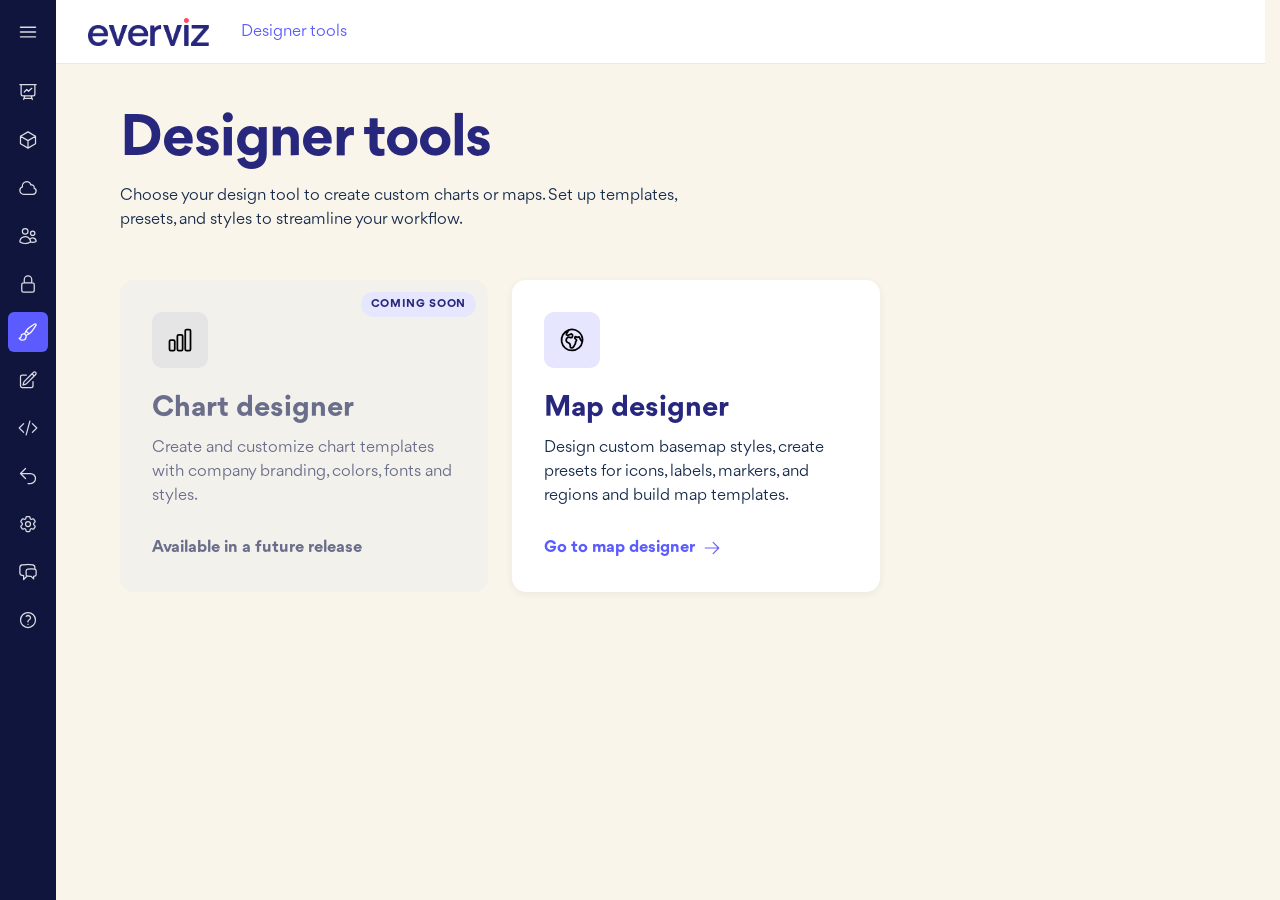
<file: index.html>
<!doctype html>
<html lang="en">
<head>
  <meta charset="utf-8" />
  <meta name="viewport" content="width=1280" />
  <base href="./" />
  <title>Designer tools · everviz prototype</title>
  <link rel="stylesheet" href="assets/css/tokens.css" />
  <link rel="stylesheet" href="assets/css/base.css" />
  <link rel="stylesheet" href="assets/css/chrome.css" />
  <link rel="stylesheet" href="assets/css/pages/designer-tools.css" />
</head>
<body data-screen="designer-tools" data-screen-title="Designer tools">
  <div class="app">
    <div id="chrome" class="chrome-mount"></div>
    <main>
      <section class="screen screen--designer-tools">
        <header class="screen__head">
          <h1>Designer tools</h1>
          <p>Choose your design tool to create custom charts or maps. Set up templates, presets, and styles to streamline your workflow.</p>
        </header>
        <div class="cards">
          <article class="card card--disabled" aria-disabled="true">
            <span class="card__badge">Coming soon</span>
            <div class="card__icon"><img src="assets/icons/chart-bar-card.svg" alt="" width="28" height="28" /></div>
            <h2 class="card__title">Chart designer</h2>
            <p class="card__desc">Create and customize chart templates with company branding, colors, fonts and styles.</p>
            <span class="card__cta card__cta--disabled">Available in a future release</span>
          </article>
          <a class="card card--link" href="pages/map-designer.html">
            <div class="card__icon"><img src="assets/icons/globe-card.svg" alt="" width="28" height="28" /></div>
            <h2 class="card__title">Map designer</h2>
            <p class="card__desc">Design custom basemap styles, create presets for icons, labels, markers, and regions and build map templates.</p>
            <span class="card__cta">Go to map designer <img src="assets/icons/arrow-right.svg" alt="" width="18" height="18" /></span>
          </a>
        </div>
      </section>
    </main>
  </div>
  <script src="assets/js/tooltip.js" defer></script>
  <script src="assets/js/chrome.js" defer></script>
  <script src="assets/js/prefetch.js" defer></script>
</body>
</html>
</file>
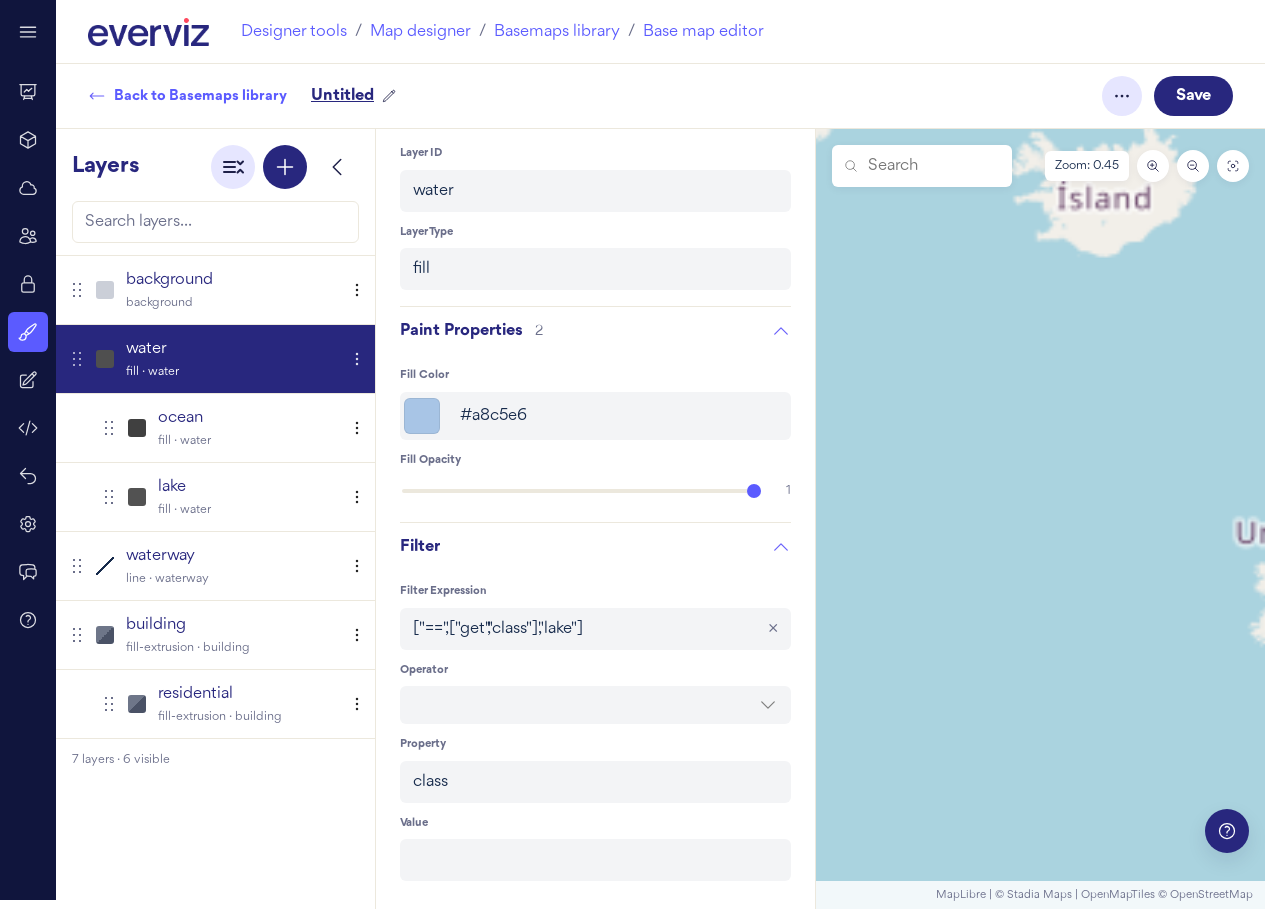
<file: pages/base-map-editor.html>
<!doctype html>
<html lang="en">
<head>
  <meta charset="utf-8" />
  <meta name="viewport" content="width=1280" />
  <base href="../" />
  <title>Base map editor · everviz prototype</title>
  <link rel="stylesheet" href="assets/css/tokens.css" />
  <link rel="stylesheet" href="assets/css/base.css" />
  <link rel="stylesheet" href="assets/css/chrome.css" />
  <link rel="stylesheet" href="assets/css/pages/editor.css" />
  <link rel="stylesheet" href="assets/css/color-picker.css" />
</head>
<body data-screen="designer-tools" data-screen-title="Base map editor" data-crumbs='[{"title":"Designer tools","href":"./"},{"title":"Map designer","href":"pages/map-designer.html"},{"title":"Basemaps library","href":"pages/base-maps-library.html"}]' data-page-mode="editor" data-save-toast="Basemap saved" data-editor-kind="basemap" data-library-href="pages/base-maps-library.html">
  <div class="app app--editor">
    <div id="chrome" class="chrome-mount"></div>
    <main>
      <header class="editor-bar">
        <div class="editor-bar__left">
          <a class="back-link" href="pages/base-maps-library.html">
            <img src="assets/icons/arrow-long-left.svg" alt="" width="18" height="18" />
            Back to Basemaps library
          </a>
          <div class="editor-bar__title">
            <span class="editor-bar__title-text" data-editor-title contenteditable="true" spellcheck="false">Untitled</span>
            <button class="icon-btn" data-action="focus-title" aria-label="Rename" data-tooltip="Rename"><img src="assets/icons/pencil.svg" alt="" width="14" height="14" /></button>
          </div>
        </div>
        <div class="editor-bar__actions">
          <div class="editor-overflow" data-editor-overflow>
            <button class="editor-overflow__btn" data-editor-overflow-trigger aria-label="More options" data-tooltip="More options">
              <img src="assets/icons/ellipsis-horizontal.svg" alt="" width="22" height="22" />
            </button>
            <ul class="editor-overflow__menu" hidden role="menu">
              <li><button type="button" class="editor-overflow__item" role="menuitem">Open</button></li>
              <li><button type="button" class="editor-overflow__item" role="menuitem">Layer groups</button></li>
              <li><button type="button" class="editor-overflow__item" role="menuitem">Code editor</button></li>
              <li class="editor-overflow__sep" role="separator" aria-hidden="true"></li>
              <li><button type="button" class="editor-overflow__item" role="menuitem">Sources</button></li>
              <li><button type="button" class="editor-overflow__item" role="menuitem">Settings</button></li>
              <li><button type="button" class="editor-overflow__item" role="menuitem">Global state</button></li>
              <li><button type="button" class="editor-overflow__item" role="menuitem">Export</button></li>
            </ul>
          </div>
          <button class="editor-action editor-action--save" data-action="open-save-modal">Save</button>
        </div>
      </header>

      <div class="editor-grid">
        <aside class="editor-pane editor-pane--layers">
          <div class="layers-pane__head">
            <h2 class="layers-pane__title">Layers</h2>
            <div class="layers-pane__head-actions">
              <button class="icon-pill" aria-label="Expand or collapse all layers" data-tooltip="Expand or collapse all layers"><img src="assets/icons/expand-collapse.svg" alt="" width="24" height="24" /></button>
              <button class="icon-pill icon-pill--accent" data-tooltip="Add a new layer" aria-label="Add a new layer"><img src="assets/icons/plus.svg" alt="" width="24" height="24" /></button>
              <button class="icon-pill icon-pill--ghost" data-action="toggle-layers-pane" aria-label="Collapse panel" data-tooltip="Collapse panel"><img src="assets/icons/chevron-left.svg" alt="" width="24" height="24" /></button>
            </div>
          </div>
          <div class="layers-pane__search">
            <input type="text" class="layers-pane__search-input" placeholder="Search layers..." />
          </div>
          <ul class="layers-list">
            <li class="layer-item" data-layer-id="background">
              <button class="layer-item__row">
                <span class="layer-item__handle" aria-hidden="true"></span>
                <span class="layer-item__swatch layer-item__swatch--background"></span>
                <span class="layer-item__body">
                  <span class="layer-item__name">background</span>
                  <span class="layer-item__meta">background</span>
                </span>
              </button>
              <button class="layer-item__menu" aria-label="More options" data-tooltip="More options"><img src="assets/icons/ellipsis-vertical.svg" alt="" width="20" height="20" /></button>
            </li>
            <li class="layer-item layer-item--selected" data-layer-id="water">
              <button class="layer-item__row">
                <span class="layer-item__handle" aria-hidden="true"></span>
                <span class="layer-item__swatch layer-item__swatch--water"></span>
                <span class="layer-item__body">
                  <span class="layer-item__name">water</span>
                  <span class="layer-item__meta">fill · water</span>
                </span>
              </button>
              <button class="layer-item__menu" aria-label="More options" data-tooltip="More options"><img src="assets/icons/ellipsis-vertical.svg" alt="" width="20" height="20" /></button>
            </li>
            <li class="layer-item layer-item--child" data-layer-id="ocean">
              <button class="layer-item__row">
                <span class="layer-item__handle" aria-hidden="true"></span>
                <span class="layer-item__swatch layer-item__swatch--ocean"></span>
                <span class="layer-item__body">
                  <span class="layer-item__name">ocean</span>
                  <span class="layer-item__meta">fill · water</span>
                </span>
              </button>
              <button class="layer-item__menu" aria-label="More options" data-tooltip="More options"><img src="assets/icons/ellipsis-vertical.svg" alt="" width="20" height="20" /></button>
            </li>
            <li class="layer-item layer-item--child" data-layer-id="lake">
              <button class="layer-item__row">
                <span class="layer-item__handle" aria-hidden="true"></span>
                <span class="layer-item__swatch layer-item__swatch--lake"></span>
                <span class="layer-item__body">
                  <span class="layer-item__name">lake</span>
                  <span class="layer-item__meta">fill · water</span>
                </span>
              </button>
              <button class="layer-item__menu" aria-label="More options" data-tooltip="More options"><img src="assets/icons/ellipsis-vertical.svg" alt="" width="20" height="20" /></button>
            </li>
            <li class="layer-item" data-layer-id="waterway">
              <button class="layer-item__row">
                <span class="layer-item__handle" aria-hidden="true"></span>
                <span class="layer-item__swatch layer-item__swatch--waterway"></span>
                <span class="layer-item__body">
                  <span class="layer-item__name">waterway</span>
                  <span class="layer-item__meta">line · waterway</span>
                </span>
              </button>
              <button class="layer-item__menu" aria-label="More options" data-tooltip="More options"><img src="assets/icons/ellipsis-vertical.svg" alt="" width="20" height="20" /></button>
            </li>
            <li class="layer-item" data-layer-id="building">
              <button class="layer-item__row">
                <span class="layer-item__handle" aria-hidden="true"></span>
                <span class="layer-item__swatch layer-item__swatch--building"></span>
                <span class="layer-item__body">
                  <span class="layer-item__name">building</span>
                  <span class="layer-item__meta">fill-extrusion · building</span>
                </span>
              </button>
              <button class="layer-item__menu" aria-label="More options" data-tooltip="More options"><img src="assets/icons/ellipsis-vertical.svg" alt="" width="20" height="20" /></button>
            </li>
            <li class="layer-item layer-item--child" data-layer-id="residential">
              <button class="layer-item__row">
                <span class="layer-item__handle" aria-hidden="true"></span>
                <span class="layer-item__swatch layer-item__swatch--building"></span>
                <span class="layer-item__body">
                  <span class="layer-item__name">residential</span>
                  <span class="layer-item__meta">fill-extrusion · building</span>
                </span>
              </button>
              <button class="layer-item__menu" aria-label="More options" data-tooltip="More options"><img src="assets/icons/ellipsis-vertical.svg" alt="" width="20" height="20" /></button>
            </li>
          </ul>
          <div class="layers-pane__foot">7 layers · 6 visible</div>
        </aside>

        <section class="editor-pane editor-pane--properties">
          <div class="prop-row">
            <label class="prop-label">Layer ID</label>
            <input type="text" class="prop-input" value="water" data-prop="layer-id" />
          </div>
          <div class="prop-row">
            <label class="prop-label">Layer Type</label>
            <input type="text" class="prop-input" value="fill" />
          </div>

          <details class="prop-section" open>
            <summary class="prop-section__head">
              <span class="prop-section__title">Paint Properties <span class="prop-section__count">2</span></span>
              <img src="assets/icons/chevron-down.svg" alt="" width="20" height="20" />
            </summary>
            <div class="prop-section__body">
              <div class="prop-row">
                <label class="prop-label">Fill Color</label>
                <div class="color-input">
                  <span class="color-input__swatch" style="background:#a8c5e6"></span>
                  <input type="text" class="prop-input prop-input--inline" value="#a8c5e6" />
                </div>
              </div>
              <div class="prop-row">
                <label class="prop-label">Fill Opacity</label>
                <div class="slider-row">
                  <input type="range" class="prop-slider" min="0" max="1" step="0.05" value="1" />
                  <span class="prop-slider__value">1</span>
                </div>
              </div>
            </div>
          </details>

          <details class="prop-section" open>
            <summary class="prop-section__head">
              <span class="prop-section__title">Filter</span>
              <img src="assets/icons/chevron-down.svg" alt="" width="20" height="20" />
            </summary>
            <div class="prop-section__body">
              <div class="prop-row">
                <label class="prop-label">Filter Expression</label>
                <div class="prop-input-with-clear">
                  <input type="text" class="prop-input" value='["==",["get","class"],"lake"]' />
                  <button class="prop-input__clear" aria-label="Clear">×</button>
                </div>
              </div>
              <div class="prop-row">
                <label class="prop-label">Operator</label>
                <button class="prop-select">
                  <span></span>
                  <img src="assets/icons/chevron-down.svg" alt="" width="20" height="20" />
                </button>
              </div>
              <div class="prop-row">
                <label class="prop-label">Property</label>
                <input type="text" class="prop-input" value="class" />
              </div>
              <div class="prop-row">
                <label class="prop-label">Value</label>
                <input type="text" class="prop-input" value="" />
              </div>
            </div>
          </details>
        </section>

        <aside class="editor-pane editor-pane--map">
          <div class="map-preview" aria-hidden="true"></div>
          <div class="map-overlay map-overlay--top">
            <div class="map-search">
              <img src="assets/icons/magnifying-glass.svg" alt="" width="14" height="14" />
              <input type="text" class="map-search__input" placeholder="Search" />
            </div>
            <div class="map-controls">
              <button class="map-chip">Zoom: 0.45</button>
              <button class="map-control-btn" aria-label="Zoom in" data-tooltip="Zoom in"><img src="assets/icons/magnifying-glass-plus.svg" alt="" width="14" height="14" /></button>
              <button class="map-control-btn" aria-label="Zoom out" data-tooltip="Zoom out"><img src="assets/icons/magnifying-glass-minus.svg" alt="" width="14" height="14" /></button>
              <button class="map-control-btn" aria-label="Recenter" data-tooltip="Recenter"><img src="assets/icons/viewfinder-circle.svg" alt="" width="14" height="14" /></button>
            </div>
          </div>
          <button class="map-help-fab" aria-label="Help" data-tooltip="Help"><img src="assets/icons/question-mark-circle.svg" alt="" width="20" height="20" /></button>
          <div class="map-attribution">MapLibre | © Stadia Maps | OpenMapTiles © OpenStreetMap</div>
        </aside>
      </div>
    </main>
  </div>

  <!-- Layer item context menu (opens from three-dot button) -->
  <div class="layer-menu" data-layer-menu hidden role="menu">
    <button class="layer-menu__item" role="menuitem" data-action="hide">
      <img src="assets/icons/eye-slash.svg" alt="" width="16" height="16" data-menu-icon />
      <span data-menu-label>Hide</span>
    </button>
    <button class="layer-menu__item" role="menuitem" data-action="duplicate">
      <img src="assets/icons/document-duplicate.svg" alt="" width="16" height="16" />
      <span>Duplicate</span>
    </button>
    <button class="layer-menu__item layer-menu__item--danger" role="menuitem" data-action="delete">
      <img src="assets/icons/trash.svg" alt="" width="16" height="16" />
      <span>Delete</span>
    </button>
  </div>

  <!-- Save toast (shown after Save in modal) -->
  <div class="save-toast" data-save-toast-el hidden role="status" aria-live="polite">
    <img src="assets/icons/check-circle.svg" alt="" width="20" height="20" />
    <span data-save-toast-text></span>
  </div>

  <!-- Save modal -->
  <div class="save-modal" data-save-modal hidden aria-hidden="true">
    <div class="save-modal__backdrop" data-save-modal-close></div>
    <div class="save-modal__panel" role="dialog" aria-modal="true" aria-labelledby="save-modal-title">
      <header class="save-modal__head">
        <h2 class="save-modal__title" id="save-modal-title">Save Basemap</h2>
        <button class="save-modal__close" aria-label="Close" data-save-modal-close data-tooltip="Close">
          <img src="assets/icons/x-mark.svg" alt="" width="18" height="18" />
        </button>
      </header>
      <div class="save-modal__body">
        <label class="save-modal__label" for="save-template-name">Name basemap</label>
        <input id="save-template-name" type="text" class="save-modal__input" value="Untitled project" />
      </div>
      <footer class="save-modal__foot">
        <button class="btn btn--outline" data-save-modal-close>Cancel</button>
        <button class="btn btn--primary" data-save-modal-close data-action="save-confirm">Save</button>
        <a class="btn btn--outline" href="pages/base-maps-library.html" data-action="save-and-go">Save &amp; go to Basemaps library</a>
      </footer>
    </div>
  </div>

  <script>
    // Layer selection: clicking a layer moves the purple highlight and
    // updates the Layer ID field in the properties pane.
    document.addEventListener("DOMContentLoaded", () => {
      // Title from ?name=… query (set by library cards when editing
      // existing items; absent on Create new so title stays "Untitled").
      const params = new URLSearchParams(window.location.search);
      const nameParam = params.get("name");
      if (nameParam) {
        const titleEl = document.querySelector(".editor-bar__title-text");
        if (titleEl) titleEl.textContent = nameParam;

        // Swap the map preview to the matching tile based on the name.
        // First pattern wins, so more-specific patterns come first.
        const MAP_LOOKUP = [
          [/nordic dark|northern europe.*dark/i, "north-europe.png", true],
          [/mediterranean europe|southern europe|tourism.*europe/i, "europe.png", false],
          [/(^|\s)mediterranean(\s|$)/i, "mediterranean.png", false],
          [/northern europe|air quality.*northern/i, "north-europe.png", false],
          [/central europe/i, "central-europe.png", false],
          [/scandinavia|infrastructure.*scandinav/i, "scandinavia.png", false],
          [/nordic|energy mix.*nordic/i, "north-europe.png", false],
          [/(^|\s)(uk|united kingdom|london|constituency)(\s|$)|election results.*uk|transit.*london/i, "uk.png", false],
          [/north africa/i, "north-africa.png", false],
          [/middle east/i, "middle-east.png", false],
          [/north america/i, "north-america.png", false],
          [/south america/i, "south-america.png", false],
          [/east asia/i, "asia-east.png", false],
          [/south asia/i, "asia-india.png", false],
          [/australia/i, "australia.png", false],
          [/europe|election results.*europe|population.*mediterranean/i, "europe.png", false],
          [/world|global|climate zones|time zones|economic/i, "world.png", false],
        ];
        const preview = document.querySelector(".map-preview");
        if (preview) {
          for (const [pattern, image, dark] of MAP_LOOKUP) {
            if (pattern.test(nameParam)) {
              preview.style.backgroundImage = `url("assets/img/maps/${image}")`;
              if (dark) preview.classList.add("map-preview--dark");
              break;
            }
          }
        }
      }

      const idInput = document.querySelector('[data-prop="layer-id"]');
      const layersList = document.querySelector(".layers-list");
      const layerFoot = document.querySelector(".layers-pane__foot");
      const layerSearch = document.querySelector(".layers-pane__search-input");
      const updateLayerCount = () => {
        if (!layerFoot) return;
        const all = layersList.querySelectorAll(".layer-item");
        const filterHidden = layersList.querySelectorAll(".layer-item--filter-hidden");
        const visible = layersList.querySelectorAll(
          ".layer-item:not(.layer-item--hidden):not(.layer-item--filter-hidden)"
        );
        // When filtering, show match counts; otherwise the normal layer summary.
        if (filterHidden.length > 0) {
          const matches = all.length - filterHidden.length;
          layerFoot.textContent = `${matches} of ${all.length} match`;
        } else {
          layerFoot.textContent = `${all.length} layers · ${visible.length} visible`;
        }
      };
      // Layer search: case-insensitive substring match on name + meta text.
      const filterLayers = (raw) => {
        const q = (raw || "").trim().toLowerCase();
        layersList.querySelectorAll(".layer-item").forEach((li) => {
          if (!q) { li.classList.remove("layer-item--filter-hidden"); return; }
          const name = li.querySelector(".layer-item__name")?.textContent.toLowerCase() || "";
          const meta = li.querySelector(".layer-item__meta")?.textContent.toLowerCase() || "";
          li.classList.toggle("layer-item--filter-hidden", !(name.includes(q) || meta.includes(q)));
        });
        updateLayerCount();
      };
      if (layerSearch) {
        layerSearch.addEventListener("input", () => filterLayers(layerSearch.value));
        layerSearch.addEventListener("keydown", (e) => {
          if (e.key === "Escape" && layerSearch.value) {
            layerSearch.value = "";
            filterLayers("");
            e.preventDefault();
          }
        });
      }
      const selectLayer = (li) => {
        layersList
          .querySelectorAll(".layer-item--selected")
          .forEach((s) => s.classList.remove("layer-item--selected"));
        li.classList.add("layer-item--selected");
        const name = li.querySelector(".layer-item__name")?.textContent;
        if (idInput && name) idInput.value = name;
      };
      // Event-delegated row click → select (works for cloned items too).
      layersList.addEventListener("click", (e) => {
        const row = e.target.closest(".layer-item__row");
        if (row) selectLayer(row.closest(".layer-item"));
      });

      // Inline-editable title (pencil focuses, Enter commits, Esc reverts)
      const titleEl = document.querySelector("[data-editor-title]");
      if (titleEl) {
        let titleBefore = "";
        titleEl.addEventListener("focus", () => {
          titleBefore = titleEl.textContent;
          // Select all text inside the contenteditable span
          const range = document.createRange();
          range.selectNodeContents(titleEl);
          const sel = window.getSelection();
          sel.removeAllRanges();
          sel.addRange(range);
        });
        titleEl.addEventListener("keydown", (e) => {
          if (e.key === "Enter") {
            e.preventDefault();
            titleEl.blur();
          } else if (e.key === "Escape") {
            e.preventDefault();
            titleEl.textContent = titleBefore;
            titleEl.blur();
          }
        });
        titleEl.addEventListener("blur", () => {
          const v = (titleEl.textContent || "").replace(/\s+/g, " ").trim();
          titleEl.textContent = v || "Untitled";
        });
        // Pencil click focuses the title for editing.
        document.querySelectorAll('[data-action="focus-title"]').forEach((btn) => {
          btn.addEventListener("click", () => titleEl.focus());
        });
      }

      // Save modal
      const modal = document.querySelector("[data-save-modal]");
      const openModal = () => {
        // Pre-fill the modal's name input with whatever the editor title
        // currently shows (so renames flow into Save).
        const input = document.getElementById("save-template-name");
        if (input && titleEl) input.value = (titleEl.textContent || "").trim();
        modal.hidden = false;
        modal.setAttribute("aria-hidden", "false");
        document.body.style.overflow = "hidden";
      };
      const closeModal = () => {
        modal.hidden = true;
        modal.setAttribute("aria-hidden", "true");
        document.body.style.overflow = "";
      };
      document.querySelectorAll('[data-action="open-save-modal"]').forEach((btn) => {
        btn.addEventListener("click", openModal);
      });
      modal.querySelectorAll("[data-save-modal-close]").forEach((el) => {
        el.addEventListener("click", closeModal);
      });
      document.addEventListener("keydown", (e) => {
        if (e.key === "Escape" && !modal.hidden) closeModal();
      });

      // Save toast — shown when the modal's Save button is clicked.
      const toast = document.querySelector("[data-save-toast-el]");
      const toastText = toast?.querySelector("[data-save-toast-text]");
      const toastMessage = document.body.dataset.saveToast || "Saved";
      let toastTimer;
      const showToast = () => {
        if (!toast) return;
        if (toastText) toastText.textContent = toastMessage;
        toast.hidden = false;
        requestAnimationFrame(() => toast.classList.add("is-visible"));
        clearTimeout(toastTimer);
        toastTimer = setTimeout(() => {
          toast.classList.remove("is-visible");
          setTimeout(() => { toast.hidden = true; }, 220);
        }, 2400);
      };

      // Persist the save to localStorage (used by both Save and Save & go).
      const editorKind = document.body.dataset.editorKind; // "minimap" | "basemap"
      const persistSave = () => {
        const nameInput = document.getElementById("save-template-name");
        const name = (nameInput?.value || "").trim() || "Untitled";
        const previewEl = document.querySelector(".map-preview");
        const thumb = previewEl?.style.backgroundImage || "";
        // If we arrived here from an existing saved entry (?id=...), update it.
        const id = new URLSearchParams(window.location.search).get("id") || null;
        const entry = window.SavedMaps?.save(editorKind, { id, name, thumb });
        if (entry) {
          // Update the editor title to reflect the saved name.
          const titleEl = document.querySelector(".editor-bar__title-text");
          if (titleEl) titleEl.textContent = entry.name;
        }
        return entry;
      };

      document.querySelectorAll('[data-action="save-confirm"]').forEach((btn) => {
        btn.addEventListener("click", () => {
          persistSave();
          showToast();
        });
      });
      document.querySelectorAll('[data-action="save-and-go"]').forEach((link) => {
        link.addEventListener("click", () => {
          persistSave();
          // Anchor navigation continues normally
        });
      });

      // Collapse / expand the Layers pane. Shrinks the editor grid's
      // first column to a 56px rail; only the toggle chevron remains.
      const layersPane = document.querySelector(".editor-pane--layers");
      const editorGrid = document.querySelector(".editor-grid");
      document.querySelectorAll('[data-action="toggle-layers-pane"]').forEach((btn) => {
        btn.addEventListener("click", () => {
          const collapsed = layersPane.classList.toggle("is-collapsed");
          editorGrid.classList.toggle("layers-collapsed", collapsed);
          const label = collapsed ? "Expand panel" : "Collapse panel";
          btn.setAttribute("aria-label", label);
          btn.setAttribute("data-tooltip", label);
        });
      });

      // Editor topbar overflow menu (Sources / Settings / Global state /
      // Export). Click trigger toggles the popover; outside click + Esc
      // close it; menu items just close for now (no actions wired yet).
      const overflow = document.querySelector("[data-editor-overflow]");
      const overflowTrigger = overflow?.querySelector("[data-editor-overflow-trigger]");
      const overflowMenu = overflow?.querySelector(".editor-overflow__menu");
      const closeOverflow = () => { if (overflowMenu) overflowMenu.hidden = true; };
      if (overflowTrigger && overflowMenu) {
        overflowTrigger.addEventListener("click", (e) => {
          e.stopPropagation();
          overflowMenu.hidden = !overflowMenu.hidden;
        });
        overflowMenu.addEventListener("click", (e) => {
          if (e.target.closest(".editor-overflow__item")) closeOverflow();
        });
        document.addEventListener("click", (e) => {
          if (!overflow.contains(e.target)) closeOverflow();
        });
        document.addEventListener("keydown", (e) => {
          if (e.key === "Escape") closeOverflow();
        });
      }

      // Per-layer context menu (Hide / Duplicate / Delete)
      const layerMenu = document.querySelector("[data-layer-menu]");
      let menuTrigger = null; // the layer-item__menu button that opened the menu
      let menuTargetLi = null; // the .layer-item it belongs to
      const positionMenu = (triggerBtn) => {
        const rect = triggerBtn.getBoundingClientRect();
        layerMenu.style.top = `${rect.bottom + 4}px`;
        layerMenu.style.left = `${rect.right - 168}px`;
      };
      const syncHideLabel = () => {
        const icon = layerMenu.querySelector("[data-menu-icon]");
        const label = layerMenu.querySelector("[data-menu-label]");
        const isHidden = menuTargetLi?.classList.contains("layer-item--hidden");
        if (icon) icon.src = isHidden ? "assets/icons/eye.svg" : "assets/icons/eye-slash.svg";
        if (label) label.textContent = isHidden ? "Show" : "Hide";
      };
      const openLayerMenu = (triggerBtn) => {
        menuTrigger = triggerBtn;
        menuTargetLi = triggerBtn.closest(".layer-item");
        syncHideLabel();
        positionMenu(triggerBtn);
        layerMenu.hidden = false;
      };
      const closeLayerMenu = () => {
        layerMenu.hidden = true;
        menuTrigger = null;
        menuTargetLi = null;
      };

      // Delegated click on layers list: handle menu button toggling.
      layersList.addEventListener("click", (e) => {
        const menuBtn = e.target.closest(".layer-item__menu");
        if (!menuBtn) return;
        e.stopPropagation();
        if (layerMenu.hidden || menuTrigger !== menuBtn) openLayerMenu(menuBtn);
        else closeLayerMenu();
      });

      // Menu actions
      layerMenu.addEventListener("click", (e) => {
        const item = e.target.closest(".layer-menu__item");
        if (!item || !menuTargetLi) return;
        const action = item.dataset.action;
        if (action === "hide") {
          menuTargetLi.classList.toggle("layer-item--hidden");
          updateLayerCount();
        } else if (action === "duplicate") {
          const clone = menuTargetLi.cloneNode(true);
          clone.classList.remove("layer-item--selected");
          const nameEl = clone.querySelector(".layer-item__name");
          if (nameEl) nameEl.textContent = `${nameEl.textContent} copy`;
          menuTargetLi.after(clone);
          updateLayerCount();
        } else if (action === "delete") {
          const wasSelected = menuTargetLi.classList.contains("layer-item--selected");
          const next = menuTargetLi.nextElementSibling || menuTargetLi.previousElementSibling;
          menuTargetLi.remove();
          if (wasSelected && next && next.classList.contains("layer-item")) {
            selectLayer(next);
          }
          updateLayerCount();
        }
        closeLayerMenu();
      });

      document.addEventListener("click", (e) => {
        if (layerMenu.hidden) return;
        if (menuTrigger && (e.target === menuTrigger || menuTrigger.contains(e.target))) return;
        if (layerMenu.contains(e.target)) return;
        closeLayerMenu();
      });
      document.addEventListener("keydown", (e) => {
        if (e.key === "Escape" && !layerMenu.hidden) closeLayerMenu();
      });
    });
  </script>
  <script src="assets/js/saved-maps.js" defer></script>
  <script src="assets/js/color-picker.js" defer></script>
  <script src="assets/js/tooltip.js" defer></script>
  <script src="assets/js/chrome.js" defer></script>
  <script src="assets/js/prefetch.js" defer></script>
</body>
</html>
</file>
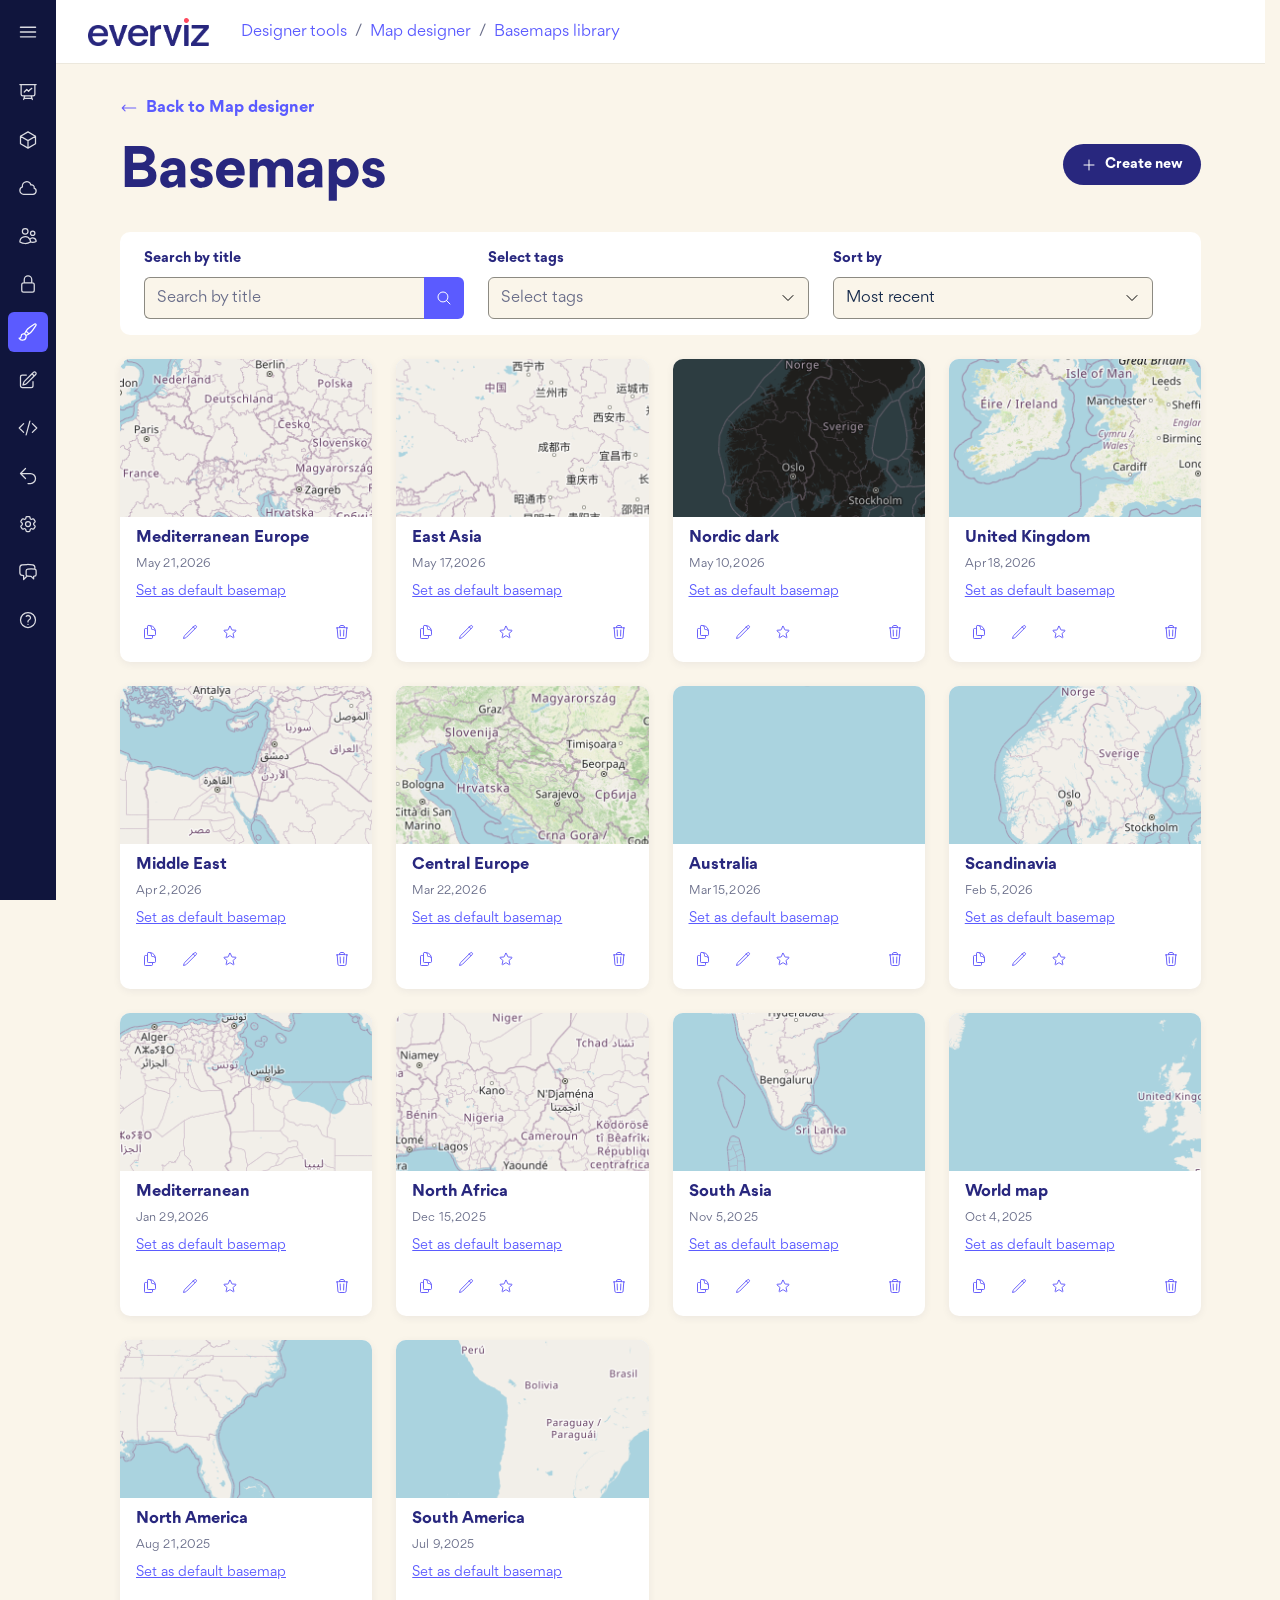
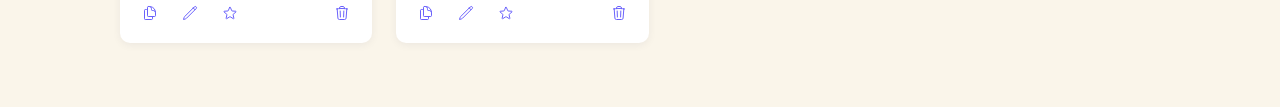
<file: pages/base-maps-library.html>
<!doctype html>
<html lang="en">
<head>
  <meta charset="utf-8" />
  <base href="../" />
  <title>Basemaps library · everviz prototype</title>
  <link rel="stylesheet" href="assets/css/tokens.css" />
  <link rel="stylesheet" href="assets/css/base.css" />
  <link rel="stylesheet" href="assets/css/chrome.css" />
  <link rel="stylesheet" href="assets/css/filters.css" />
  <link rel="stylesheet" href="assets/css/pages/library.css" />
</head>
<body data-screen="designer-tools" data-screen-title="Basemaps library" data-library-kind="basemap" data-crumbs='[{"title":"Designer tools","href":"./"},{"title":"Map designer","href":"pages/map-designer.html"}]'>
  <div class="app">
    <div id="chrome" class="chrome-mount"></div>
    <main>
      <section class="screen screen--library" data-filter-root data-fav-kind="basemap">
        <a class="back-link" href="pages/map-designer.html">
          <img src="assets/icons/arrow-long-left.svg" alt="" width="18" height="18" />
          Back to Map designer
        </a>
        <header class="library__head">
          <h1>Basemaps</h1>
          <a class="btn btn--primary" href="pages/base-map-editor.html"><img src="assets/icons/plus.svg" alt="" width="16" height="16" />Create new</a>
        </header>

        <div class="filter-bar">
          <div class="filter-bar__field">
            <label class="field-label" for="lib-search">Search by title</label>
            <div class="search">
              <input id="lib-search" type="text" class="search__input" placeholder="Search by title" data-filter-search />
              <button type="button" class="search__submit" aria-label="Search" data-tooltip="Search" data-filter-submit>
                <img src="assets/icons/magnifying-glass.svg" alt="" width="16" height="16" />
              </button>
            </div>
          </div>
          <div class="filter-bar__field">
            <label class="field-label">Select tags</label>
            <button class="select" data-filter-tag-trigger>
              <span class="select__value select__value--placeholder" data-filter-tag-label>Select tags</span>
              <img src="assets/icons/chevron-down.svg" alt="" width="16" height="16" />
            </button>
          </div>
          <div class="filter-bar__field">
            <label class="field-label">Sort by</label>
            <button class="select" data-filter-sort-trigger>
              <span class="select__value" data-filter-sort-label>Most recent</span>
              <img src="assets/icons/chevron-down.svg" alt="" width="16" height="16" />
            </button>
          </div>
        </div>

        <div class="filter-chips" data-filter-chips hidden></div>

        <div class="filter-empty" data-filter-empty hidden>
          <p class="filter-empty__msg">No maps match these filters.</p>
          <button class="btn btn--outline" data-filter-clear>Clear filters</button>
        </div>

        <div class="filter-popover" data-filter-tag-popover hidden role="menu">
            <button class="tag-option" data-value="Europe" role="menuitemcheckbox" aria-checked="false">Europe</button>
            <button class="tag-option" data-value="Mediterranean" role="menuitemcheckbox" aria-checked="false">Mediterranean</button>
            <button class="tag-option" data-value="World" role="menuitemcheckbox" aria-checked="false">World</button>
            <button class="tag-option" data-value="Nordics" role="menuitemcheckbox" aria-checked="false">Nordics</button>
            <button class="tag-option" data-value="UK" role="menuitemcheckbox" aria-checked="false">UK</button>
            <button class="tag-option" data-value="Africa" role="menuitemcheckbox" aria-checked="false">Africa</button>
            <button class="tag-option" data-value="Middle East" role="menuitemcheckbox" aria-checked="false">Middle East</button>
            <button class="tag-option" data-value="Americas" role="menuitemcheckbox" aria-checked="false">Americas</button>
            <button class="tag-option" data-value="Asia" role="menuitemcheckbox" aria-checked="false">Asia</button>
            <button class="tag-option" data-value="Oceania" role="menuitemcheckbox" aria-checked="false">Oceania</button>
            <button class="tag-option" data-value="Dark" role="menuitemcheckbox" aria-checked="false">Dark</button>
        </div>

        <div class="filter-popover" data-filter-sort-popover hidden role="menu">
          <button class="sort-option is-selected" data-value="recent" role="menuitemradio" aria-checked="true">Most recent</button>
          <button class="sort-option" data-value="name-asc" role="menuitemradio" aria-checked="false">Name (A–Z)</button>
          <button class="sort-option" data-value="name-desc" role="menuitemradio" aria-checked="false">Name (Z–A)</button>
            <button class="sort-option" data-value="favorites" role="menuitemradio" aria-checked="false">Favorites</button>
        </div>


        <ul class="library-grid" data-filter-grid>
          <li class="map-card map-card--europe" data-filter-item data-name="Mediterranean Europe" data-created="2026-05-21" data-tags="Europe,Mediterranean">
<a class="map-card__hit" href="pages/base-map-editor.html" aria-label="Open Mediterranean Europe">
              <div class="map-card__thumb" aria-hidden="true"></div>
            </a>
            <div class="map-card__body">
              <h3 class="map-card__title">Mediterranean Europe</h3>
              <span class="card-date" data-date-slot></span>
              <a class="map-card__default">Set as default basemap</a>
              <div class="map-card__actions">
                <div class="map-card__actions-group">
                  <button class="icon-btn" aria-label="Duplicate" data-tooltip="Duplicate"><img src="assets/icons/document-duplicate.svg" alt="" width="16" height="16" /></button>
                  <a class="icon-btn" href="pages/base-map-editor.html" aria-label="Edit" data-tooltip="Edit"><img src="assets/icons/pencil.svg" alt="" width="16" height="16" /></a>
                  <button class="icon-btn icon-btn--toggle" aria-label="Favorite" data-tooltip="Favorite"><img src="assets/icons/star.svg" alt="" width="16" height="16" /></button>
                </div>
                <button class="icon-btn icon-btn--danger" aria-label="Delete" data-tooltip="Delete"><img src="assets/icons/trash.svg" alt="" width="16" height="16" /></button>
              </div>
            </div>
          </li>

          <li class="map-card map-card--world" data-filter-item data-name="World map" data-created="2025-10-04" data-tags="World">
<a class="map-card__hit" href="pages/base-map-editor.html" aria-label="Open World map">
              <div class="map-card__thumb" aria-hidden="true"></div>
            </a>
            <div class="map-card__body">
              <h3 class="map-card__title">World map</h3>
              <span class="card-date" data-date-slot></span>
              <a class="map-card__default">Set as default basemap</a>
              <div class="map-card__actions">
                <div class="map-card__actions-group">
                  <button class="icon-btn" aria-label="Duplicate" data-tooltip="Duplicate"><img src="assets/icons/document-duplicate.svg" alt="" width="16" height="16" /></button>
                  <a class="icon-btn" href="pages/base-map-editor.html" aria-label="Edit" data-tooltip="Edit"><img src="assets/icons/pencil.svg" alt="" width="16" height="16" /></a>
                  <button class="icon-btn icon-btn--toggle" aria-label="Favorite" data-tooltip="Favorite"><img src="assets/icons/star.svg" alt="" width="16" height="16" /></button>
                </div>
                <button class="icon-btn icon-btn--danger" aria-label="Delete" data-tooltip="Delete"><img src="assets/icons/trash.svg" alt="" width="16" height="16" /></button>
              </div>
            </div>
          </li>

          <li class="map-card map-card--nordic-dark" data-filter-item data-name="Nordic dark" data-created="2026-05-10" data-tags="Nordics,Dark">
<a class="map-card__hit" href="pages/base-map-editor.html" aria-label="Open Nordic dark">
              <div class="map-card__thumb" aria-hidden="true"></div>
            </a>
            <div class="map-card__body">
              <h3 class="map-card__title">Nordic dark</h3>
              <span class="card-date" data-date-slot></span>
              <a class="map-card__default">Set as default basemap</a>
              <div class="map-card__actions">
                <div class="map-card__actions-group">
                  <button class="icon-btn" aria-label="Duplicate" data-tooltip="Duplicate"><img src="assets/icons/document-duplicate.svg" alt="" width="16" height="16" /></button>
                  <a class="icon-btn" href="pages/base-map-editor.html" aria-label="Edit" data-tooltip="Edit"><img src="assets/icons/pencil.svg" alt="" width="16" height="16" /></a>
                  <button class="icon-btn icon-btn--toggle" aria-label="Favorite" data-tooltip="Favorite"><img src="assets/icons/star.svg" alt="" width="16" height="16" /></button>
                </div>
                <button class="icon-btn icon-btn--danger" aria-label="Delete" data-tooltip="Delete"><img src="assets/icons/trash.svg" alt="" width="16" height="16" /></button>
              </div>
            </div>
          </li>

          <li class="map-card map-card--uk" data-filter-item data-name="United Kingdom" data-created="2026-04-18" data-tags="UK">
<a class="map-card__hit" href="pages/base-map-editor.html" aria-label="Open United Kingdom">
              <div class="map-card__thumb" aria-hidden="true"></div>
            </a>
            <div class="map-card__body">
              <h3 class="map-card__title">United Kingdom</h3>
              <span class="card-date" data-date-slot></span>
              <a class="map-card__default">Set as default basemap</a>
              <div class="map-card__actions">
                <div class="map-card__actions-group">
                  <button class="icon-btn" aria-label="Duplicate" data-tooltip="Duplicate"><img src="assets/icons/document-duplicate.svg" alt="" width="16" height="16" /></button>
                  <a class="icon-btn" href="pages/base-map-editor.html" aria-label="Edit" data-tooltip="Edit"><img src="assets/icons/pencil.svg" alt="" width="16" height="16" /></a>
                  <button class="icon-btn icon-btn--toggle" aria-label="Favorite" data-tooltip="Favorite"><img src="assets/icons/star.svg" alt="" width="16" height="16" /></button>
                </div>
                <button class="icon-btn icon-btn--danger" aria-label="Delete" data-tooltip="Delete"><img src="assets/icons/trash.svg" alt="" width="16" height="16" /></button>
              </div>
            </div>
          </li>

          <li class="map-card map-card--scandinavia" data-filter-item data-name="Scandinavia" data-created="2026-02-05" data-tags="Nordics">
<a class="map-card__hit" href="pages/base-map-editor.html" aria-label="Open Scandinavia">
              <div class="map-card__thumb" aria-hidden="true"></div>
            </a>
            <div class="map-card__body">
              <h3 class="map-card__title">Scandinavia</h3>
              <span class="card-date" data-date-slot></span>
              <a class="map-card__default">Set as default basemap</a>
              <div class="map-card__actions">
                <div class="map-card__actions-group">
                  <button class="icon-btn" aria-label="Duplicate" data-tooltip="Duplicate"><img src="assets/icons/document-duplicate.svg" alt="" width="16" height="16" /></button>
                  <a class="icon-btn" href="pages/base-map-editor.html" aria-label="Edit" data-tooltip="Edit"><img src="assets/icons/pencil.svg" alt="" width="16" height="16" /></a>
                  <button class="icon-btn icon-btn--toggle" aria-label="Favorite" data-tooltip="Favorite"><img src="assets/icons/star.svg" alt="" width="16" height="16" /></button>
                </div>
                <button class="icon-btn icon-btn--danger" aria-label="Delete" data-tooltip="Delete"><img src="assets/icons/trash.svg" alt="" width="16" height="16" /></button>
              </div>
            </div>
          </li>

          <li class="map-card map-card--central-europe" data-filter-item data-name="Central Europe" data-created="2026-03-22" data-tags="Europe">
<a class="map-card__hit" href="pages/base-map-editor.html" aria-label="Open Central Europe">
              <div class="map-card__thumb" aria-hidden="true"></div>
            </a>
            <div class="map-card__body">
              <h3 class="map-card__title">Central Europe</h3>
              <span class="card-date" data-date-slot></span>
              <a class="map-card__default">Set as default basemap</a>
              <div class="map-card__actions">
                <div class="map-card__actions-group">
                  <button class="icon-btn" aria-label="Duplicate" data-tooltip="Duplicate"><img src="assets/icons/document-duplicate.svg" alt="" width="16" height="16" /></button>
                  <a class="icon-btn" href="pages/base-map-editor.html" aria-label="Edit" data-tooltip="Edit"><img src="assets/icons/pencil.svg" alt="" width="16" height="16" /></a>
                  <button class="icon-btn icon-btn--toggle" aria-label="Favorite" data-tooltip="Favorite"><img src="assets/icons/star.svg" alt="" width="16" height="16" /></button>
                </div>
                <button class="icon-btn icon-btn--danger" aria-label="Delete" data-tooltip="Delete"><img src="assets/icons/trash.svg" alt="" width="16" height="16" /></button>
              </div>
            </div>
          </li>

          <li class="map-card map-card--mediterranean" data-filter-item data-name="Mediterranean" data-created="2026-01-29" data-tags="Mediterranean,Africa">
<a class="map-card__hit" href="pages/base-map-editor.html" aria-label="Open Mediterranean">
              <div class="map-card__thumb" aria-hidden="true"></div>
            </a>
            <div class="map-card__body">
              <h3 class="map-card__title">Mediterranean</h3>
              <span class="card-date" data-date-slot></span>
              <a class="map-card__default">Set as default basemap</a>
              <div class="map-card__actions">
                <div class="map-card__actions-group">
                  <button class="icon-btn" aria-label="Duplicate" data-tooltip="Duplicate"><img src="assets/icons/document-duplicate.svg" alt="" width="16" height="16" /></button>
                  <a class="icon-btn" href="pages/base-map-editor.html" aria-label="Edit" data-tooltip="Edit"><img src="assets/icons/pencil.svg" alt="" width="16" height="16" /></a>
                  <button class="icon-btn icon-btn--toggle" aria-label="Favorite" data-tooltip="Favorite"><img src="assets/icons/star.svg" alt="" width="16" height="16" /></button>
                </div>
                <button class="icon-btn icon-btn--danger" aria-label="Delete" data-tooltip="Delete"><img src="assets/icons/trash.svg" alt="" width="16" height="16" /></button>
              </div>
            </div>
          </li>

          <li class="map-card map-card--north-africa" data-filter-item data-name="North Africa" data-created="2025-12-15" data-tags="Africa">
<a class="map-card__hit" href="pages/base-map-editor.html" aria-label="Open North Africa">
              <div class="map-card__thumb" aria-hidden="true"></div>
            </a>
            <div class="map-card__body">
              <h3 class="map-card__title">North Africa</h3>
              <span class="card-date" data-date-slot></span>
              <a class="map-card__default">Set as default basemap</a>
              <div class="map-card__actions">
                <div class="map-card__actions-group">
                  <button class="icon-btn" aria-label="Duplicate" data-tooltip="Duplicate"><img src="assets/icons/document-duplicate.svg" alt="" width="16" height="16" /></button>
                  <a class="icon-btn" href="pages/base-map-editor.html" aria-label="Edit" data-tooltip="Edit"><img src="assets/icons/pencil.svg" alt="" width="16" height="16" /></a>
                  <button class="icon-btn icon-btn--toggle" aria-label="Favorite" data-tooltip="Favorite"><img src="assets/icons/star.svg" alt="" width="16" height="16" /></button>
                </div>
                <button class="icon-btn icon-btn--danger" aria-label="Delete" data-tooltip="Delete"><img src="assets/icons/trash.svg" alt="" width="16" height="16" /></button>
              </div>
            </div>
          </li>

          <li class="map-card map-card--middle-east" data-filter-item data-name="Middle East" data-created="2026-04-02" data-tags="Middle East">
<a class="map-card__hit" href="pages/base-map-editor.html" aria-label="Open Middle East">
              <div class="map-card__thumb" aria-hidden="true"></div>
            </a>
            <div class="map-card__body">
              <h3 class="map-card__title">Middle East</h3>
              <span class="card-date" data-date-slot></span>
              <a class="map-card__default">Set as default basemap</a>
              <div class="map-card__actions">
                <div class="map-card__actions-group">
                  <button class="icon-btn" aria-label="Duplicate" data-tooltip="Duplicate"><img src="assets/icons/document-duplicate.svg" alt="" width="16" height="16" /></button>
                  <a class="icon-btn" href="pages/base-map-editor.html" aria-label="Edit" data-tooltip="Edit"><img src="assets/icons/pencil.svg" alt="" width="16" height="16" /></a>
                  <button class="icon-btn icon-btn--toggle" aria-label="Favorite" data-tooltip="Favorite"><img src="assets/icons/star.svg" alt="" width="16" height="16" /></button>
                </div>
                <button class="icon-btn icon-btn--danger" aria-label="Delete" data-tooltip="Delete"><img src="assets/icons/trash.svg" alt="" width="16" height="16" /></button>
              </div>
            </div>
          </li>

          <li class="map-card map-card--north-america" data-filter-item data-name="North America" data-created="2025-08-21" data-tags="Americas">
<a class="map-card__hit" href="pages/base-map-editor.html" aria-label="Open North America">
              <div class="map-card__thumb" aria-hidden="true"></div>
            </a>
            <div class="map-card__body">
              <h3 class="map-card__title">North America</h3>
              <span class="card-date" data-date-slot></span>
              <a class="map-card__default">Set as default basemap</a>
              <div class="map-card__actions">
                <div class="map-card__actions-group">
                  <button class="icon-btn" aria-label="Duplicate" data-tooltip="Duplicate"><img src="assets/icons/document-duplicate.svg" alt="" width="16" height="16" /></button>
                  <a class="icon-btn" href="pages/base-map-editor.html" aria-label="Edit" data-tooltip="Edit"><img src="assets/icons/pencil.svg" alt="" width="16" height="16" /></a>
                  <button class="icon-btn icon-btn--toggle" aria-label="Favorite" data-tooltip="Favorite"><img src="assets/icons/star.svg" alt="" width="16" height="16" /></button>
                </div>
                <button class="icon-btn icon-btn--danger" aria-label="Delete" data-tooltip="Delete"><img src="assets/icons/trash.svg" alt="" width="16" height="16" /></button>
              </div>
            </div>
          </li>

          <li class="map-card map-card--south-america" data-filter-item data-name="South America" data-created="2025-07-09" data-tags="Americas">
<a class="map-card__hit" href="pages/base-map-editor.html" aria-label="Open South America">
              <div class="map-card__thumb" aria-hidden="true"></div>
            </a>
            <div class="map-card__body">
              <h3 class="map-card__title">South America</h3>
              <span class="card-date" data-date-slot></span>
              <a class="map-card__default">Set as default basemap</a>
              <div class="map-card__actions">
                <div class="map-card__actions-group">
                  <button class="icon-btn" aria-label="Duplicate" data-tooltip="Duplicate"><img src="assets/icons/document-duplicate.svg" alt="" width="16" height="16" /></button>
                  <a class="icon-btn" href="pages/base-map-editor.html" aria-label="Edit" data-tooltip="Edit"><img src="assets/icons/pencil.svg" alt="" width="16" height="16" /></a>
                  <button class="icon-btn icon-btn--toggle" aria-label="Favorite" data-tooltip="Favorite"><img src="assets/icons/star.svg" alt="" width="16" height="16" /></button>
                </div>
                <button class="icon-btn icon-btn--danger" aria-label="Delete" data-tooltip="Delete"><img src="assets/icons/trash.svg" alt="" width="16" height="16" /></button>
              </div>
            </div>
          </li>

          <li class="map-card map-card--asia-east" data-filter-item data-name="East Asia" data-created="2026-05-17" data-tags="Asia">
<a class="map-card__hit" href="pages/base-map-editor.html" aria-label="Open East Asia">
              <div class="map-card__thumb" aria-hidden="true"></div>
            </a>
            <div class="map-card__body">
              <h3 class="map-card__title">East Asia</h3>
              <span class="card-date" data-date-slot></span>
              <a class="map-card__default">Set as default basemap</a>
              <div class="map-card__actions">
                <div class="map-card__actions-group">
                  <button class="icon-btn" aria-label="Duplicate" data-tooltip="Duplicate"><img src="assets/icons/document-duplicate.svg" alt="" width="16" height="16" /></button>
                  <a class="icon-btn" href="pages/base-map-editor.html" aria-label="Edit" data-tooltip="Edit"><img src="assets/icons/pencil.svg" alt="" width="16" height="16" /></a>
                  <button class="icon-btn icon-btn--toggle" aria-label="Favorite" data-tooltip="Favorite"><img src="assets/icons/star.svg" alt="" width="16" height="16" /></button>
                </div>
                <button class="icon-btn icon-btn--danger" aria-label="Delete" data-tooltip="Delete"><img src="assets/icons/trash.svg" alt="" width="16" height="16" /></button>
              </div>
            </div>
          </li>

          <li class="map-card map-card--asia-india" data-filter-item data-name="South Asia" data-created="2025-11-05" data-tags="Asia">
<a class="map-card__hit" href="pages/base-map-editor.html" aria-label="Open South Asia">
              <div class="map-card__thumb" aria-hidden="true"></div>
            </a>
            <div class="map-card__body">
              <h3 class="map-card__title">South Asia</h3>
              <span class="card-date" data-date-slot></span>
              <a class="map-card__default">Set as default basemap</a>
              <div class="map-card__actions">
                <div class="map-card__actions-group">
                  <button class="icon-btn" aria-label="Duplicate" data-tooltip="Duplicate"><img src="assets/icons/document-duplicate.svg" alt="" width="16" height="16" /></button>
                  <a class="icon-btn" href="pages/base-map-editor.html" aria-label="Edit" data-tooltip="Edit"><img src="assets/icons/pencil.svg" alt="" width="16" height="16" /></a>
                  <button class="icon-btn icon-btn--toggle" aria-label="Favorite" data-tooltip="Favorite"><img src="assets/icons/star.svg" alt="" width="16" height="16" /></button>
                </div>
                <button class="icon-btn icon-btn--danger" aria-label="Delete" data-tooltip="Delete"><img src="assets/icons/trash.svg" alt="" width="16" height="16" /></button>
              </div>
            </div>
          </li>

          <li class="map-card map-card--australia" data-filter-item data-name="Australia" data-created="2026-03-15" data-tags="Oceania">
<a class="map-card__hit" href="pages/base-map-editor.html" aria-label="Open Australia">
              <div class="map-card__thumb" aria-hidden="true"></div>
            </a>
            <div class="map-card__body">
              <h3 class="map-card__title">Australia</h3>
              <span class="card-date" data-date-slot></span>
              <a class="map-card__default">Set as default basemap</a>
              <div class="map-card__actions">
                <div class="map-card__actions-group">
                  <button class="icon-btn" aria-label="Duplicate" data-tooltip="Duplicate"><img src="assets/icons/document-duplicate.svg" alt="" width="16" height="16" /></button>
                  <a class="icon-btn" href="pages/base-map-editor.html" aria-label="Edit" data-tooltip="Edit"><img src="assets/icons/pencil.svg" alt="" width="16" height="16" /></a>
                  <button class="icon-btn icon-btn--toggle" aria-label="Favorite" data-tooltip="Favorite"><img src="assets/icons/star.svg" alt="" width="16" height="16" /></button>
                </div>
                <button class="icon-btn icon-btn--danger" aria-label="Delete" data-tooltip="Delete"><img src="assets/icons/trash.svg" alt="" width="16" height="16" /></button>
              </div>
            </div>
          </li>
        </ul>
      </section>
    </main>
  </div>
  <script src="assets/js/tooltip.js" defer></script>
  <script src="assets/js/chrome.js" defer></script>
  <script src="assets/js/prefetch.js" defer></script>
  <script src="assets/js/saved-maps.js" defer></script>
  <script src="assets/js/library.js" defer></script>
  <script src="assets/js/confirm-dialog.js" defer></script>
  <script src="assets/js/library-saved.js" defer></script>
  <script src="assets/js/grid-filter.js" defer></script>
  <script src="assets/js/favorites.js" defer></script>
  <script src="assets/js/defaults.js" defer></script>
  <script src="assets/js/dates.js" defer></script>
</body>
</html>
</file>
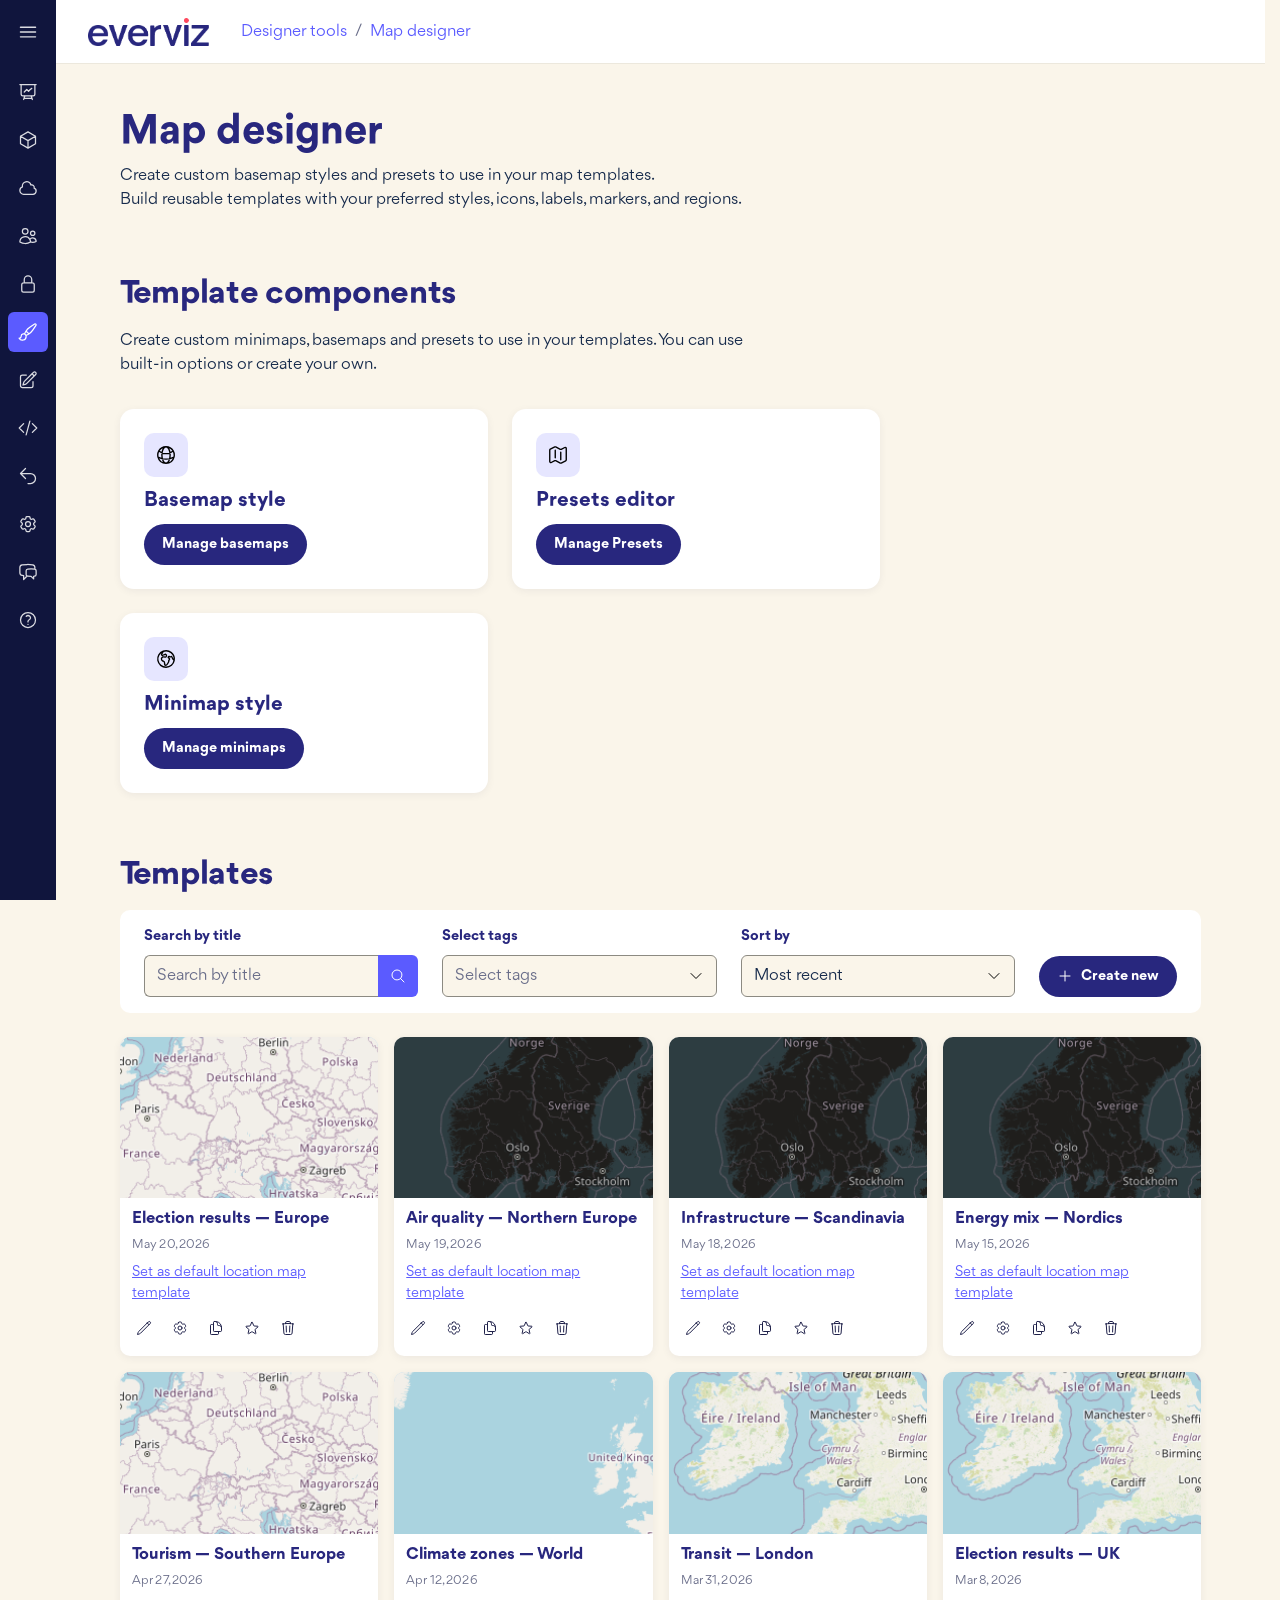
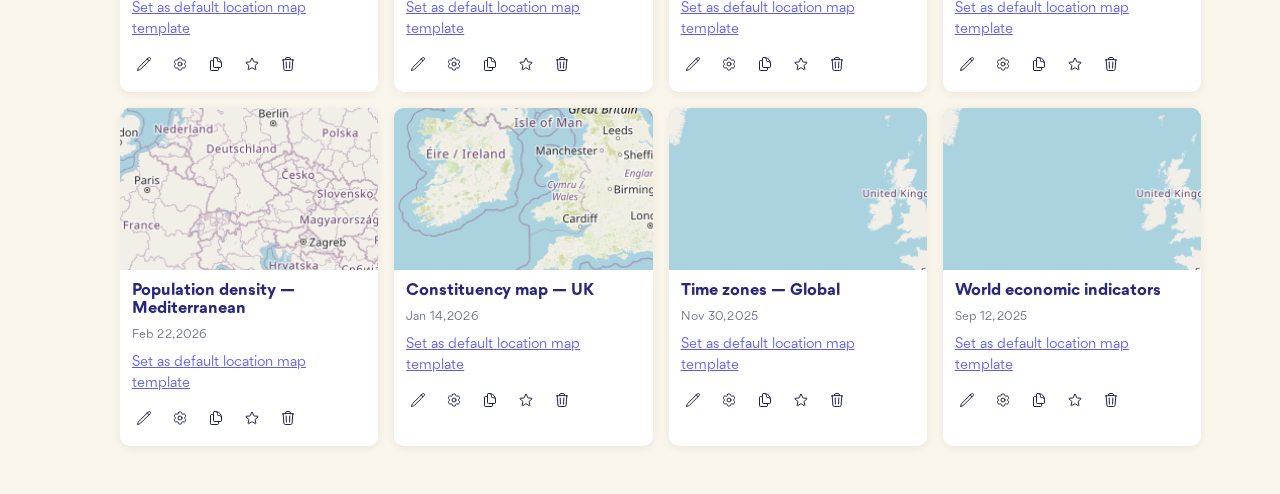
<file: pages/map-designer.html>
<!doctype html>
<html lang="en">
<head>
  <meta charset="utf-8" />
  <meta name="viewport" content="width=1280" />
  <base href="../" />
  <title>Map designer · everviz prototype</title>
  <link rel="stylesheet" href="assets/css/tokens.css" />
  <link rel="stylesheet" href="assets/css/base.css" />
  <link rel="stylesheet" href="assets/css/chrome.css" />
  <link rel="stylesheet" href="assets/css/filters.css" />
  <link rel="stylesheet" href="assets/css/pages/map-designer.css" />
</head>
<body data-screen="designer-tools" data-screen-title="Map designer" data-crumbs='[{"title":"Designer tools","href":"./"}]'>
  <div class="app">
    <div id="chrome" class="chrome-mount"></div>
    <main>
      <section class="screen screen--map-designer">
        <header class="screen__head">
          <h1>Map designer</h1>
          <p>Create custom basemap styles and presets to use in your map templates.<br />
             Build reusable templates with your preferred styles, icons, labels, markers, and regions.</p>
        </header>

        <section class="md-section">
          <h2 class="md-section__title">Template components</h2>
          <p class="md-section__desc">Create custom minimaps, basemaps and presets to use in your templates. You can use built-in options or create your own.</p>

          <div class="component-cards">
            <article class="component-card">
              <div class="component-card__icon"><img src="assets/icons/globe-alt.svg" alt="" width="22" height="22" /></div>
              <h3 class="component-card__title">Basemap style</h3>
              <a class="btn btn--primary" href="pages/base-maps-library.html">Manage basemaps</a>
            </article>
            <article class="component-card">
              <div class="component-card__icon"><img src="assets/icons/map.svg" alt="" width="22" height="22" /></div>
              <h3 class="component-card__title">Presets editor</h3>
              <a class="btn btn--primary" href="pages/preset-editor.html">Manage Presets</a>
            </article>
            <article class="component-card">
              <div class="component-card__icon"><img src="assets/icons/globe-card.svg" alt="" width="22" height="22" /></div>
              <h3 class="component-card__title">Minimap style</h3>
              <a class="btn btn--primary" href="pages/mini-map-library.html">Manage minimaps</a>
            </article>
          </div>
        </section>

        <section class="md-section" data-filter-root data-fav-kind="template">
          <h2 class="md-section__title">Templates</h2>

          <div class="filter-bar">
            <div class="filter-bar__field">
              <label class="field-label" for="tpl-search">Search by title</label>
              <div class="search">
                <input id="tpl-search" type="text" class="search__input" placeholder="Search by title" data-filter-search />
                <button type="button" class="search__submit" aria-label="Search" data-tooltip="Search" data-filter-submit>
                  <img src="assets/icons/magnifying-glass.svg" alt="" width="16" height="16" />
                </button>
              </div>
            </div>
            <div class="filter-bar__field">
              <label class="field-label">Select tags</label>
              <button class="select" data-filter-tag-trigger>
                <span class="select__value select__value--placeholder" data-filter-tag-label>Select tags</span>
                <img src="assets/icons/chevron-down.svg" alt="" width="16" height="16" />
              </button>
            </div>
            <div class="filter-bar__field">
              <label class="field-label">Sort by</label>
              <button class="select" data-filter-sort-trigger>
                <span class="select__value" data-filter-sort-label>Most recent</span>
                <img src="assets/icons/chevron-down.svg" alt="" width="16" height="16" />
              </button>
            </div>
            <a class="btn btn--primary filter-bar__cta" href="pages/template-creator.html"><img src="assets/icons/plus.svg" alt="" width="16" height="16" />Create new</a>
          </div>

          <div class="filter-chips" data-filter-chips hidden></div>

          <div class="filter-empty" data-filter-empty hidden>
            <p class="filter-empty__msg">No templates match these filters.</p>
            <button class="btn btn--outline" data-filter-clear>Clear filters</button>
          </div>

          <!-- Tag popover (hoisted to fixed positioning) -->
          <div class="filter-popover" data-filter-tag-popover hidden role="menu">
            <button class="tag-option" data-value="Europe" role="menuitemcheckbox" aria-checked="false">Europe</button>
            <button class="tag-option" data-value="Mediterranean" role="menuitemcheckbox" aria-checked="false">Mediterranean</button>
            <button class="tag-option" data-value="World" role="menuitemcheckbox" aria-checked="false">World</button>
            <button class="tag-option" data-value="Nordics" role="menuitemcheckbox" aria-checked="false">Nordics</button>
            <button class="tag-option" data-value="UK" role="menuitemcheckbox" aria-checked="false">UK</button>
            <button class="tag-option" data-value="Elections" role="menuitemcheckbox" aria-checked="false">Elections</button>
            <button class="tag-option" data-value="Environment" role="menuitemcheckbox" aria-checked="false">Environment</button>
            <button class="tag-option" data-value="Infrastructure" role="menuitemcheckbox" aria-checked="false">Infrastructure</button>
            <button class="tag-option" data-value="Tourism" role="menuitemcheckbox" aria-checked="false">Tourism</button>
            <button class="tag-option" data-value="Economic" role="menuitemcheckbox" aria-checked="false">Economic</button>
            <button class="tag-option" data-value="Reference" role="menuitemcheckbox" aria-checked="false">Reference</button>
          </div>

          <!-- Sort popover -->
          <div class="filter-popover" data-filter-sort-popover hidden role="menu">
            <button class="sort-option is-selected" data-value="recent" role="menuitemradio" aria-checked="true">Most recent</button>
            <button class="sort-option" data-value="name-asc" role="menuitemradio" aria-checked="false">Name (A–Z)</button>
            <button class="sort-option" data-value="name-desc" role="menuitemradio" aria-checked="false">Name (Z–A)</button>
            <button class="sort-option" data-value="favorites" role="menuitemradio" aria-checked="false">Favorites</button>
          </div>

          <ul class="template-grid" data-filter-grid>
            <li class="template-card template-card--v1" data-filter-item data-name="Election results — Europe" data-created="2026-05-20" data-tags="Europe,Elections">
              <a class="template-card__hit" href="pages/base-map-editor.html" aria-label="Open Election results — Europe template">
                <div class="template-card__thumb" aria-hidden="true"></div>
              </a>
              <div class="template-card__body">
                <h3 class="template-card__title">Election results — Europe</h3>
              <span class="card-date" data-date-slot></span>
                <a class="template-card__default">Set as default location map template</a>
                <div class="template-card__actions">
                  <a class="icon-btn" href="pages/base-map-editor.html" aria-label="Edit" data-tooltip="Edit"><img src="assets/icons/pencil.svg" alt="" width="16" height="16" /></a>
                  <button class="icon-btn" aria-label="Settings" data-tooltip="Settings"><img src="assets/icons/cog-6-tooth.svg" alt="" width="16" height="16" /></button>
                  <button class="icon-btn" aria-label="Duplicate" data-tooltip="Duplicate"><img src="assets/icons/document-duplicate.svg" alt="" width="16" height="16" /></button>
                  <button class="icon-btn icon-btn--toggle" aria-label="Favorite" data-tooltip="Favorite"><img src="assets/icons/star.svg" alt="" width="16" height="16" /></button>
                </div>
              </div>
            </li>
            <li class="template-card template-card--v2" data-filter-item data-name="Climate zones — World" data-created="2026-04-12" data-tags="World,Environment">
              <a class="template-card__hit" href="pages/base-map-editor.html" aria-label="Open Climate zones — World template">
                <div class="template-card__thumb" aria-hidden="true"></div>
              </a>
              <div class="template-card__body">
                <h3 class="template-card__title">Climate zones — World</h3>
              <span class="card-date" data-date-slot></span>
                <a class="template-card__default">Set as default location map template</a>
                <div class="template-card__actions">
                  <a class="icon-btn" href="pages/base-map-editor.html" aria-label="Edit" data-tooltip="Edit"><img src="assets/icons/pencil.svg" alt="" width="16" height="16" /></a>
                  <button class="icon-btn" aria-label="Settings" data-tooltip="Settings"><img src="assets/icons/cog-6-tooth.svg" alt="" width="16" height="16" /></button>
                  <button class="icon-btn" aria-label="Duplicate" data-tooltip="Duplicate"><img src="assets/icons/document-duplicate.svg" alt="" width="16" height="16" /></button>
                  <button class="icon-btn icon-btn--toggle" aria-label="Favorite" data-tooltip="Favorite"><img src="assets/icons/star.svg" alt="" width="16" height="16" /></button>
                </div>
              </div>
            </li>
            <li class="template-card template-card--v3" data-filter-item data-name="Energy mix — Nordics" data-created="2026-05-15" data-tags="Nordics,Environment">
              <a class="template-card__hit" href="pages/base-map-editor.html" aria-label="Open Energy mix — Nordics template">
                <div class="template-card__thumb" aria-hidden="true"></div>
              </a>
              <div class="template-card__body">
                <h3 class="template-card__title">Energy mix — Nordics</h3>
              <span class="card-date" data-date-slot></span>
                <a class="template-card__default">Set as default location map template</a>
                <div class="template-card__actions">
                  <a class="icon-btn" href="pages/base-map-editor.html" aria-label="Edit" data-tooltip="Edit"><img src="assets/icons/pencil.svg" alt="" width="16" height="16" /></a>
                  <button class="icon-btn" aria-label="Settings" data-tooltip="Settings"><img src="assets/icons/cog-6-tooth.svg" alt="" width="16" height="16" /></button>
                  <button class="icon-btn" aria-label="Duplicate" data-tooltip="Duplicate"><img src="assets/icons/document-duplicate.svg" alt="" width="16" height="16" /></button>
                  <button class="icon-btn icon-btn--toggle" aria-label="Favorite" data-tooltip="Favorite"><img src="assets/icons/star.svg" alt="" width="16" height="16" /></button>
                </div>
              </div>
            </li>
            <li class="template-card template-card--v4" data-filter-item data-name="Election results — UK" data-created="2026-03-08" data-tags="UK,Elections">
              <a class="template-card__hit" href="pages/base-map-editor.html" aria-label="Open Election results — UK template">
                <div class="template-card__thumb" aria-hidden="true"></div>
              </a>
              <div class="template-card__body">
                <h3 class="template-card__title">Election results — UK</h3>
              <span class="card-date" data-date-slot></span>
                <a class="template-card__default">Set as default location map template</a>
                <div class="template-card__actions">
                  <a class="icon-btn" href="pages/base-map-editor.html" aria-label="Edit" data-tooltip="Edit"><img src="assets/icons/pencil.svg" alt="" width="16" height="16" /></a>
                  <button class="icon-btn" aria-label="Settings" data-tooltip="Settings"><img src="assets/icons/cog-6-tooth.svg" alt="" width="16" height="16" /></button>
                  <button class="icon-btn" aria-label="Duplicate" data-tooltip="Duplicate"><img src="assets/icons/document-duplicate.svg" alt="" width="16" height="16" /></button>
                  <button class="icon-btn icon-btn--toggle" aria-label="Favorite" data-tooltip="Favorite"><img src="assets/icons/star.svg" alt="" width="16" height="16" /></button>
                </div>
              </div>
            </li>
            <li class="template-card template-card--v1" data-filter-item data-name="Population density — Mediterranean" data-created="2026-02-22" data-tags="Mediterranean,Reference">
              <a class="template-card__hit" href="pages/base-map-editor.html" aria-label="Open Population density — Mediterranean template">
                <div class="template-card__thumb" aria-hidden="true"></div>
              </a>
              <div class="template-card__body">
                <h3 class="template-card__title">Population density — Mediterranean</h3>
              <span class="card-date" data-date-slot></span>
                <a class="template-card__default">Set as default location map template</a>
                <div class="template-card__actions">
                  <a class="icon-btn" href="pages/base-map-editor.html" aria-label="Edit" data-tooltip="Edit"><img src="assets/icons/pencil.svg" alt="" width="16" height="16" /></a>
                  <button class="icon-btn" aria-label="Settings" data-tooltip="Settings"><img src="assets/icons/cog-6-tooth.svg" alt="" width="16" height="16" /></button>
                  <button class="icon-btn" aria-label="Duplicate" data-tooltip="Duplicate"><img src="assets/icons/document-duplicate.svg" alt="" width="16" height="16" /></button>
                  <button class="icon-btn icon-btn--toggle" aria-label="Favorite" data-tooltip="Favorite"><img src="assets/icons/star.svg" alt="" width="16" height="16" /></button>
                </div>
              </div>
            </li>
            <li class="template-card template-card--v2" data-filter-item data-name="Time zones — Global" data-created="2025-11-30" data-tags="World,Reference">
              <a class="template-card__hit" href="pages/base-map-editor.html" aria-label="Open Time zones — Global template">
                <div class="template-card__thumb" aria-hidden="true"></div>
              </a>
              <div class="template-card__body">
                <h3 class="template-card__title">Time zones — Global</h3>
              <span class="card-date" data-date-slot></span>
                <a class="template-card__default">Set as default location map template</a>
                <div class="template-card__actions">
                  <a class="icon-btn" href="pages/base-map-editor.html" aria-label="Edit" data-tooltip="Edit"><img src="assets/icons/pencil.svg" alt="" width="16" height="16" /></a>
                  <button class="icon-btn" aria-label="Settings" data-tooltip="Settings"><img src="assets/icons/cog-6-tooth.svg" alt="" width="16" height="16" /></button>
                  <button class="icon-btn" aria-label="Duplicate" data-tooltip="Duplicate"><img src="assets/icons/document-duplicate.svg" alt="" width="16" height="16" /></button>
                  <button class="icon-btn icon-btn--toggle" aria-label="Favorite" data-tooltip="Favorite"><img src="assets/icons/star.svg" alt="" width="16" height="16" /></button>
                </div>
              </div>
            </li>
            <li class="template-card template-card--v3" data-filter-item data-name="Infrastructure — Scandinavia" data-created="2026-05-18" data-tags="Nordics,Infrastructure">
              <a class="template-card__hit" href="pages/base-map-editor.html" aria-label="Open Infrastructure — Scandinavia template">
                <div class="template-card__thumb" aria-hidden="true"></div>
              </a>
              <div class="template-card__body">
                <h3 class="template-card__title">Infrastructure — Scandinavia</h3>
              <span class="card-date" data-date-slot></span>
                <a class="template-card__default">Set as default location map template</a>
                <div class="template-card__actions">
                  <a class="icon-btn" href="pages/base-map-editor.html" aria-label="Edit" data-tooltip="Edit"><img src="assets/icons/pencil.svg" alt="" width="16" height="16" /></a>
                  <button class="icon-btn" aria-label="Settings" data-tooltip="Settings"><img src="assets/icons/cog-6-tooth.svg" alt="" width="16" height="16" /></button>
                  <button class="icon-btn" aria-label="Duplicate" data-tooltip="Duplicate"><img src="assets/icons/document-duplicate.svg" alt="" width="16" height="16" /></button>
                  <button class="icon-btn icon-btn--toggle" aria-label="Favorite" data-tooltip="Favorite"><img src="assets/icons/star.svg" alt="" width="16" height="16" /></button>
                </div>
              </div>
            </li>
            <li class="template-card template-card--v4" data-filter-item data-name="Constituency map — UK" data-created="2026-01-14" data-tags="UK,Elections">
              <a class="template-card__hit" href="pages/base-map-editor.html" aria-label="Open Constituency map — UK template">
                <div class="template-card__thumb" aria-hidden="true"></div>
              </a>
              <div class="template-card__body">
                <h3 class="template-card__title">Constituency map — UK</h3>
              <span class="card-date" data-date-slot></span>
                <a class="template-card__default">Set as default location map template</a>
                <div class="template-card__actions">
                  <a class="icon-btn" href="pages/base-map-editor.html" aria-label="Edit" data-tooltip="Edit"><img src="assets/icons/pencil.svg" alt="" width="16" height="16" /></a>
                  <button class="icon-btn" aria-label="Settings" data-tooltip="Settings"><img src="assets/icons/cog-6-tooth.svg" alt="" width="16" height="16" /></button>
                  <button class="icon-btn" aria-label="Duplicate" data-tooltip="Duplicate"><img src="assets/icons/document-duplicate.svg" alt="" width="16" height="16" /></button>
                  <button class="icon-btn icon-btn--toggle" aria-label="Favorite" data-tooltip="Favorite"><img src="assets/icons/star.svg" alt="" width="16" height="16" /></button>
                </div>
              </div>
            </li>
            <li class="template-card template-card--v1" data-filter-item data-name="Tourism — Southern Europe" data-created="2026-04-27" data-tags="Europe,Tourism">
              <a class="template-card__hit" href="pages/base-map-editor.html" aria-label="Open Tourism — Southern Europe template">
                <div class="template-card__thumb" aria-hidden="true"></div>
              </a>
              <div class="template-card__body">
                <h3 class="template-card__title">Tourism — Southern Europe</h3>
              <span class="card-date" data-date-slot></span>
                <a class="template-card__default">Set as default location map template</a>
                <div class="template-card__actions">
                  <a class="icon-btn" href="pages/base-map-editor.html" aria-label="Edit" data-tooltip="Edit"><img src="assets/icons/pencil.svg" alt="" width="16" height="16" /></a>
                  <button class="icon-btn" aria-label="Settings" data-tooltip="Settings"><img src="assets/icons/cog-6-tooth.svg" alt="" width="16" height="16" /></button>
                  <button class="icon-btn" aria-label="Duplicate" data-tooltip="Duplicate"><img src="assets/icons/document-duplicate.svg" alt="" width="16" height="16" /></button>
                  <button class="icon-btn icon-btn--toggle" aria-label="Favorite" data-tooltip="Favorite"><img src="assets/icons/star.svg" alt="" width="16" height="16" /></button>
                </div>
              </div>
            </li>
            <li class="template-card template-card--v2" data-filter-item data-name="World economic indicators" data-created="2025-09-12" data-tags="World,Economic">
              <a class="template-card__hit" href="pages/base-map-editor.html" aria-label="Open World economic indicators template">
                <div class="template-card__thumb" aria-hidden="true"></div>
              </a>
              <div class="template-card__body">
                <h3 class="template-card__title">World economic indicators</h3>
              <span class="card-date" data-date-slot></span>
                <a class="template-card__default">Set as default location map template</a>
                <div class="template-card__actions">
                  <a class="icon-btn" href="pages/base-map-editor.html" aria-label="Edit" data-tooltip="Edit"><img src="assets/icons/pencil.svg" alt="" width="16" height="16" /></a>
                  <button class="icon-btn" aria-label="Settings" data-tooltip="Settings"><img src="assets/icons/cog-6-tooth.svg" alt="" width="16" height="16" /></button>
                  <button class="icon-btn" aria-label="Duplicate" data-tooltip="Duplicate"><img src="assets/icons/document-duplicate.svg" alt="" width="16" height="16" /></button>
                  <button class="icon-btn icon-btn--toggle" aria-label="Favorite" data-tooltip="Favorite"><img src="assets/icons/star.svg" alt="" width="16" height="16" /></button>
                </div>
              </div>
            </li>
            <li class="template-card template-card--v3" data-filter-item data-name="Air quality — Northern Europe" data-created="2026-05-19" data-tags="Nordics,Environment">
              <a class="template-card__hit" href="pages/base-map-editor.html" aria-label="Open Air quality — Northern Europe template">
                <div class="template-card__thumb" aria-hidden="true"></div>
              </a>
              <div class="template-card__body">
                <h3 class="template-card__title">Air quality — Northern Europe</h3>
              <span class="card-date" data-date-slot></span>
                <a class="template-card__default">Set as default location map template</a>
                <div class="template-card__actions">
                  <a class="icon-btn" href="pages/base-map-editor.html" aria-label="Edit" data-tooltip="Edit"><img src="assets/icons/pencil.svg" alt="" width="16" height="16" /></a>
                  <button class="icon-btn" aria-label="Settings" data-tooltip="Settings"><img src="assets/icons/cog-6-tooth.svg" alt="" width="16" height="16" /></button>
                  <button class="icon-btn" aria-label="Duplicate" data-tooltip="Duplicate"><img src="assets/icons/document-duplicate.svg" alt="" width="16" height="16" /></button>
                  <button class="icon-btn icon-btn--toggle" aria-label="Favorite" data-tooltip="Favorite"><img src="assets/icons/star.svg" alt="" width="16" height="16" /></button>
                </div>
              </div>
            </li>
            <li class="template-card template-card--v4" data-filter-item data-name="Transit — London" data-created="2026-03-31" data-tags="UK,Infrastructure">
              <a class="template-card__hit" href="pages/base-map-editor.html" aria-label="Open Transit — London template">
                <div class="template-card__thumb" aria-hidden="true"></div>
              </a>
              <div class="template-card__body">
                <h3 class="template-card__title">Transit — London</h3>
              <span class="card-date" data-date-slot></span>
                <a class="template-card__default">Set as default location map template</a>
                <div class="template-card__actions">
                  <a class="icon-btn" href="pages/base-map-editor.html" aria-label="Edit" data-tooltip="Edit"><img src="assets/icons/pencil.svg" alt="" width="16" height="16" /></a>
                  <button class="icon-btn" aria-label="Settings" data-tooltip="Settings"><img src="assets/icons/cog-6-tooth.svg" alt="" width="16" height="16" /></button>
                  <button class="icon-btn" aria-label="Duplicate" data-tooltip="Duplicate"><img src="assets/icons/document-duplicate.svg" alt="" width="16" height="16" /></button>
                  <button class="icon-btn icon-btn--toggle" aria-label="Favorite" data-tooltip="Favorite"><img src="assets/icons/star.svg" alt="" width="16" height="16" /></button>
                </div>
              </div>
            </li>
          </ul>
        </section>
      </section>
    </main>
  </div>
  <script src="assets/js/tooltip.js" defer></script>
  <script src="assets/js/chrome.js" defer></script>
  <script src="assets/js/prefetch.js" defer></script>
  <script src="assets/js/library.js" defer></script>
  <script src="assets/js/saved-maps.js" defer></script>
  <script src="assets/js/confirm-dialog.js" defer></script>
  <script src="assets/js/saved-templates.js" defer></script>
  <script src="assets/js/grid-filter.js" defer></script>
  <script src="assets/js/favorites.js" defer></script>
  <script src="assets/js/defaults.js" defer></script>
  <script src="assets/js/dates.js" defer></script>
</body>
</html>
</file>
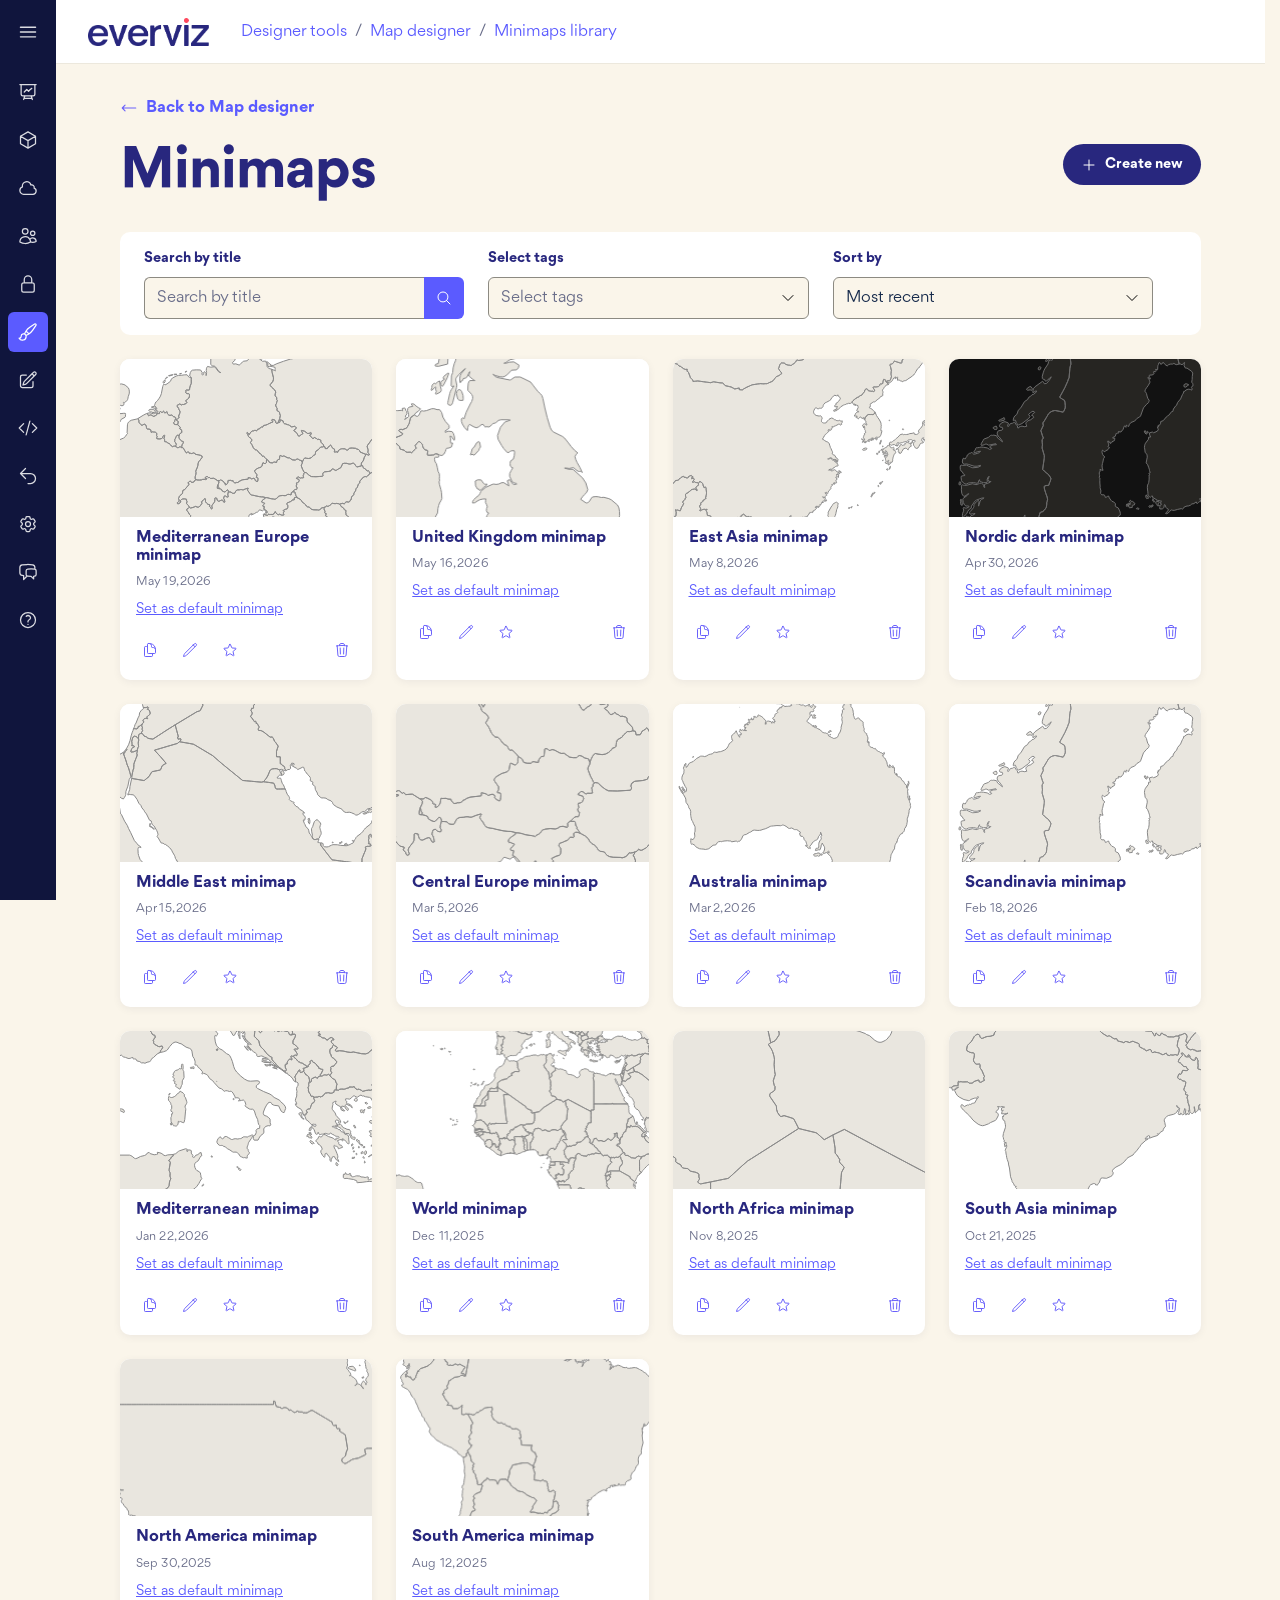
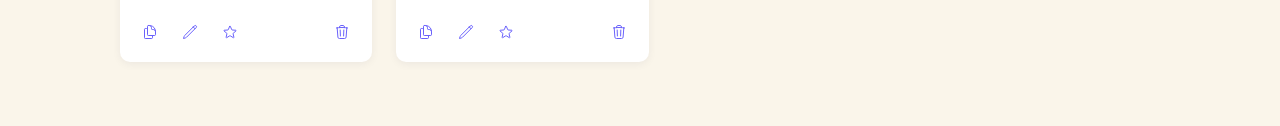
<file: pages/mini-map-library.html>
<!doctype html>
<html lang="en">
<head>
  <meta charset="utf-8" />
  <base href="../" />
  <title>Minimaps library · everviz prototype</title>
  <link rel="stylesheet" href="assets/css/tokens.css" />
  <link rel="stylesheet" href="assets/css/base.css" />
  <link rel="stylesheet" href="assets/css/chrome.css" />
  <link rel="stylesheet" href="assets/css/filters.css" />
  <link rel="stylesheet" href="assets/css/pages/library.css" />
</head>
<body data-screen="designer-tools" data-screen-title="Minimaps library" data-library-kind="minimap" data-crumbs='[{"title":"Designer tools","href":"./"},{"title":"Map designer","href":"pages/map-designer.html"}]'>
  <div class="app">
    <div id="chrome" class="chrome-mount"></div>
    <main>
      <section class="screen screen--library" data-filter-root data-fav-kind="minimap">
        <a class="back-link" href="pages/map-designer.html">
          <img src="assets/icons/arrow-long-left.svg" alt="" width="18" height="18" />
          Back to Map designer
        </a>
        <header class="library__head">
          <h1>Minimaps</h1>
          <a class="btn btn--primary" href="pages/minimap-editor.html"><img src="assets/icons/plus.svg" alt="" width="16" height="16" />Create new</a>
        </header>

        <div class="filter-bar">
          <div class="filter-bar__field">
            <label class="field-label" for="lib-search">Search by title</label>
            <div class="search">
              <input id="lib-search" type="text" class="search__input" placeholder="Search by title" data-filter-search />
              <button type="button" class="search__submit" aria-label="Search" data-tooltip="Search" data-filter-submit>
                <img src="assets/icons/magnifying-glass.svg" alt="" width="16" height="16" />
              </button>
            </div>
          </div>
          <div class="filter-bar__field">
            <label class="field-label">Select tags</label>
            <button class="select" data-filter-tag-trigger>
              <span class="select__value select__value--placeholder" data-filter-tag-label>Select tags</span>
              <img src="assets/icons/chevron-down.svg" alt="" width="16" height="16" />
            </button>
          </div>
          <div class="filter-bar__field">
            <label class="field-label">Sort by</label>
            <button class="select" data-filter-sort-trigger>
              <span class="select__value" data-filter-sort-label>Most recent</span>
              <img src="assets/icons/chevron-down.svg" alt="" width="16" height="16" />
            </button>
          </div>
        </div>

        <div class="filter-chips" data-filter-chips hidden></div>

        <div class="filter-empty" data-filter-empty hidden>
          <p class="filter-empty__msg">No maps match these filters.</p>
          <button class="btn btn--outline" data-filter-clear>Clear filters</button>
        </div>

        <div class="filter-popover" data-filter-tag-popover hidden role="menu">
            <button class="tag-option" data-value="Europe" role="menuitemcheckbox" aria-checked="false">Europe</button>
            <button class="tag-option" data-value="Mediterranean" role="menuitemcheckbox" aria-checked="false">Mediterranean</button>
            <button class="tag-option" data-value="World" role="menuitemcheckbox" aria-checked="false">World</button>
            <button class="tag-option" data-value="Nordics" role="menuitemcheckbox" aria-checked="false">Nordics</button>
            <button class="tag-option" data-value="UK" role="menuitemcheckbox" aria-checked="false">UK</button>
            <button class="tag-option" data-value="Africa" role="menuitemcheckbox" aria-checked="false">Africa</button>
            <button class="tag-option" data-value="Middle East" role="menuitemcheckbox" aria-checked="false">Middle East</button>
            <button class="tag-option" data-value="Americas" role="menuitemcheckbox" aria-checked="false">Americas</button>
            <button class="tag-option" data-value="Asia" role="menuitemcheckbox" aria-checked="false">Asia</button>
            <button class="tag-option" data-value="Oceania" role="menuitemcheckbox" aria-checked="false">Oceania</button>
            <button class="tag-option" data-value="Dark" role="menuitemcheckbox" aria-checked="false">Dark</button>
        </div>

        <div class="filter-popover" data-filter-sort-popover hidden role="menu">
          <button class="sort-option is-selected" data-value="recent" role="menuitemradio" aria-checked="true">Most recent</button>
          <button class="sort-option" data-value="name-asc" role="menuitemradio" aria-checked="false">Name (A–Z)</button>
          <button class="sort-option" data-value="name-desc" role="menuitemradio" aria-checked="false">Name (Z–A)</button>
            <button class="sort-option" data-value="favorites" role="menuitemradio" aria-checked="false">Favorites</button>
        </div>


        <ul class="library-grid" data-filter-grid>
          <li class="map-card map-card--europe" data-filter-item data-name="Mediterranean Europe minimap" data-created="2026-05-19" data-tags="Europe,Mediterranean">
<a class="map-card__hit" href="pages/minimap-editor.html" aria-label="Open Mediterranean Europe minimap">
              <div class="map-card__thumb" aria-hidden="true"></div>
            </a>
            <div class="map-card__body">
              <h3 class="map-card__title">Mediterranean Europe minimap</h3>
              <span class="card-date" data-date-slot></span>
              <a class="map-card__default">Set as default minimap</a>
              <div class="map-card__actions">
                <div class="map-card__actions-group">
                  <button class="icon-btn" aria-label="Duplicate" data-tooltip="Duplicate"><img src="assets/icons/document-duplicate.svg" alt="" width="16" height="16" /></button>
                  <a class="icon-btn" href="pages/minimap-editor.html" aria-label="Edit" data-tooltip="Edit"><img src="assets/icons/pencil.svg" alt="" width="16" height="16" /></a>
                  <button class="icon-btn icon-btn--toggle" aria-label="Favorite" data-tooltip="Favorite"><img src="assets/icons/star.svg" alt="" width="16" height="16" /></button>
                </div>
                <button class="icon-btn icon-btn--danger" aria-label="Delete" data-tooltip="Delete"><img src="assets/icons/trash.svg" alt="" width="16" height="16" /></button>
              </div>
            </div>
          </li>

          <li class="map-card map-card--world" data-filter-item data-name="World minimap" data-created="2025-12-11" data-tags="World">
<a class="map-card__hit" href="pages/minimap-editor.html" aria-label="Open World minimap">
              <div class="map-card__thumb" aria-hidden="true"></div>
            </a>
            <div class="map-card__body">
              <h3 class="map-card__title">World minimap</h3>
              <span class="card-date" data-date-slot></span>
              <a class="map-card__default">Set as default minimap</a>
              <div class="map-card__actions">
                <div class="map-card__actions-group">
                  <button class="icon-btn" aria-label="Duplicate" data-tooltip="Duplicate"><img src="assets/icons/document-duplicate.svg" alt="" width="16" height="16" /></button>
                  <a class="icon-btn" href="pages/minimap-editor.html" aria-label="Edit" data-tooltip="Edit"><img src="assets/icons/pencil.svg" alt="" width="16" height="16" /></a>
                  <button class="icon-btn icon-btn--toggle" aria-label="Favorite" data-tooltip="Favorite"><img src="assets/icons/star.svg" alt="" width="16" height="16" /></button>
                </div>
                <button class="icon-btn icon-btn--danger" aria-label="Delete" data-tooltip="Delete"><img src="assets/icons/trash.svg" alt="" width="16" height="16" /></button>
              </div>
            </div>
          </li>

          <li class="map-card map-card--nordic-dark" data-filter-item data-name="Nordic dark minimap" data-created="2026-04-30" data-tags="Nordics,Dark">
<a class="map-card__hit" href="pages/minimap-editor.html" aria-label="Open Nordic dark minimap">
              <div class="map-card__thumb" aria-hidden="true"></div>
            </a>
            <div class="map-card__body">
              <h3 class="map-card__title">Nordic dark minimap</h3>
              <span class="card-date" data-date-slot></span>
              <a class="map-card__default">Set as default minimap</a>
              <div class="map-card__actions">
                <div class="map-card__actions-group">
                  <button class="icon-btn" aria-label="Duplicate" data-tooltip="Duplicate"><img src="assets/icons/document-duplicate.svg" alt="" width="16" height="16" /></button>
                  <a class="icon-btn" href="pages/minimap-editor.html" aria-label="Edit" data-tooltip="Edit"><img src="assets/icons/pencil.svg" alt="" width="16" height="16" /></a>
                  <button class="icon-btn icon-btn--toggle" aria-label="Favorite" data-tooltip="Favorite"><img src="assets/icons/star.svg" alt="" width="16" height="16" /></button>
                </div>
                <button class="icon-btn icon-btn--danger" aria-label="Delete" data-tooltip="Delete"><img src="assets/icons/trash.svg" alt="" width="16" height="16" /></button>
              </div>
            </div>
          </li>

          <li class="map-card map-card--uk" data-filter-item data-name="United Kingdom minimap" data-created="2026-05-16" data-tags="UK">
<a class="map-card__hit" href="pages/minimap-editor.html" aria-label="Open United Kingdom minimap">
              <div class="map-card__thumb" aria-hidden="true"></div>
            </a>
            <div class="map-card__body">
              <h3 class="map-card__title">United Kingdom minimap</h3>
              <span class="card-date" data-date-slot></span>
              <a class="map-card__default">Set as default minimap</a>
              <div class="map-card__actions">
                <div class="map-card__actions-group">
                  <button class="icon-btn" aria-label="Duplicate" data-tooltip="Duplicate"><img src="assets/icons/document-duplicate.svg" alt="" width="16" height="16" /></button>
                  <a class="icon-btn" href="pages/minimap-editor.html" aria-label="Edit" data-tooltip="Edit"><img src="assets/icons/pencil.svg" alt="" width="16" height="16" /></a>
                  <button class="icon-btn icon-btn--toggle" aria-label="Favorite" data-tooltip="Favorite"><img src="assets/icons/star.svg" alt="" width="16" height="16" /></button>
                </div>
                <button class="icon-btn icon-btn--danger" aria-label="Delete" data-tooltip="Delete"><img src="assets/icons/trash.svg" alt="" width="16" height="16" /></button>
              </div>
            </div>
          </li>

          <li class="map-card map-card--scandinavia" data-filter-item data-name="Scandinavia minimap" data-created="2026-02-18" data-tags="Nordics">
<a class="map-card__hit" href="pages/minimap-editor.html" aria-label="Open Scandinavia minimap">
              <div class="map-card__thumb" aria-hidden="true"></div>
            </a>
            <div class="map-card__body">
              <h3 class="map-card__title">Scandinavia minimap</h3>
              <span class="card-date" data-date-slot></span>
              <a class="map-card__default">Set as default minimap</a>
              <div class="map-card__actions">
                <div class="map-card__actions-group">
                  <button class="icon-btn" aria-label="Duplicate" data-tooltip="Duplicate"><img src="assets/icons/document-duplicate.svg" alt="" width="16" height="16" /></button>
                  <a class="icon-btn" href="pages/minimap-editor.html" aria-label="Edit" data-tooltip="Edit"><img src="assets/icons/pencil.svg" alt="" width="16" height="16" /></a>
                  <button class="icon-btn icon-btn--toggle" aria-label="Favorite" data-tooltip="Favorite"><img src="assets/icons/star.svg" alt="" width="16" height="16" /></button>
                </div>
                <button class="icon-btn icon-btn--danger" aria-label="Delete" data-tooltip="Delete"><img src="assets/icons/trash.svg" alt="" width="16" height="16" /></button>
              </div>
            </div>
          </li>

          <li class="map-card map-card--central-europe" data-filter-item data-name="Central Europe minimap" data-created="2026-03-05" data-tags="Europe">
<a class="map-card__hit" href="pages/minimap-editor.html" aria-label="Open Central Europe minimap">
              <div class="map-card__thumb" aria-hidden="true"></div>
            </a>
            <div class="map-card__body">
              <h3 class="map-card__title">Central Europe minimap</h3>
              <span class="card-date" data-date-slot></span>
              <a class="map-card__default">Set as default minimap</a>
              <div class="map-card__actions">
                <div class="map-card__actions-group">
                  <button class="icon-btn" aria-label="Duplicate" data-tooltip="Duplicate"><img src="assets/icons/document-duplicate.svg" alt="" width="16" height="16" /></button>
                  <a class="icon-btn" href="pages/minimap-editor.html" aria-label="Edit" data-tooltip="Edit"><img src="assets/icons/pencil.svg" alt="" width="16" height="16" /></a>
                  <button class="icon-btn icon-btn--toggle" aria-label="Favorite" data-tooltip="Favorite"><img src="assets/icons/star.svg" alt="" width="16" height="16" /></button>
                </div>
                <button class="icon-btn icon-btn--danger" aria-label="Delete" data-tooltip="Delete"><img src="assets/icons/trash.svg" alt="" width="16" height="16" /></button>
              </div>
            </div>
          </li>

          <li class="map-card map-card--mediterranean" data-filter-item data-name="Mediterranean minimap" data-created="2026-01-22" data-tags="Mediterranean,Africa">
<a class="map-card__hit" href="pages/minimap-editor.html" aria-label="Open Mediterranean minimap">
              <div class="map-card__thumb" aria-hidden="true"></div>
            </a>
            <div class="map-card__body">
              <h3 class="map-card__title">Mediterranean minimap</h3>
              <span class="card-date" data-date-slot></span>
              <a class="map-card__default">Set as default minimap</a>
              <div class="map-card__actions">
                <div class="map-card__actions-group">
                  <button class="icon-btn" aria-label="Duplicate" data-tooltip="Duplicate"><img src="assets/icons/document-duplicate.svg" alt="" width="16" height="16" /></button>
                  <a class="icon-btn" href="pages/minimap-editor.html" aria-label="Edit" data-tooltip="Edit"><img src="assets/icons/pencil.svg" alt="" width="16" height="16" /></a>
                  <button class="icon-btn icon-btn--toggle" aria-label="Favorite" data-tooltip="Favorite"><img src="assets/icons/star.svg" alt="" width="16" height="16" /></button>
                </div>
                <button class="icon-btn icon-btn--danger" aria-label="Delete" data-tooltip="Delete"><img src="assets/icons/trash.svg" alt="" width="16" height="16" /></button>
              </div>
            </div>
          </li>

          <li class="map-card map-card--north-africa" data-filter-item data-name="North Africa minimap" data-created="2025-11-08" data-tags="Africa">
<a class="map-card__hit" href="pages/minimap-editor.html" aria-label="Open North Africa minimap">
              <div class="map-card__thumb" aria-hidden="true"></div>
            </a>
            <div class="map-card__body">
              <h3 class="map-card__title">North Africa minimap</h3>
              <span class="card-date" data-date-slot></span>
              <a class="map-card__default">Set as default minimap</a>
              <div class="map-card__actions">
                <div class="map-card__actions-group">
                  <button class="icon-btn" aria-label="Duplicate" data-tooltip="Duplicate"><img src="assets/icons/document-duplicate.svg" alt="" width="16" height="16" /></button>
                  <a class="icon-btn" href="pages/minimap-editor.html" aria-label="Edit" data-tooltip="Edit"><img src="assets/icons/pencil.svg" alt="" width="16" height="16" /></a>
                  <button class="icon-btn icon-btn--toggle" aria-label="Favorite" data-tooltip="Favorite"><img src="assets/icons/star.svg" alt="" width="16" height="16" /></button>
                </div>
                <button class="icon-btn icon-btn--danger" aria-label="Delete" data-tooltip="Delete"><img src="assets/icons/trash.svg" alt="" width="16" height="16" /></button>
              </div>
            </div>
          </li>

          <li class="map-card map-card--middle-east" data-filter-item data-name="Middle East minimap" data-created="2026-04-15" data-tags="Middle East">
<a class="map-card__hit" href="pages/minimap-editor.html" aria-label="Open Middle East minimap">
              <div class="map-card__thumb" aria-hidden="true"></div>
            </a>
            <div class="map-card__body">
              <h3 class="map-card__title">Middle East minimap</h3>
              <span class="card-date" data-date-slot></span>
              <a class="map-card__default">Set as default minimap</a>
              <div class="map-card__actions">
                <div class="map-card__actions-group">
                  <button class="icon-btn" aria-label="Duplicate" data-tooltip="Duplicate"><img src="assets/icons/document-duplicate.svg" alt="" width="16" height="16" /></button>
                  <a class="icon-btn" href="pages/minimap-editor.html" aria-label="Edit" data-tooltip="Edit"><img src="assets/icons/pencil.svg" alt="" width="16" height="16" /></a>
                  <button class="icon-btn icon-btn--toggle" aria-label="Favorite" data-tooltip="Favorite"><img src="assets/icons/star.svg" alt="" width="16" height="16" /></button>
                </div>
                <button class="icon-btn icon-btn--danger" aria-label="Delete" data-tooltip="Delete"><img src="assets/icons/trash.svg" alt="" width="16" height="16" /></button>
              </div>
            </div>
          </li>

          <li class="map-card map-card--north-america" data-filter-item data-name="North America minimap" data-created="2025-09-30" data-tags="Americas">
<a class="map-card__hit" href="pages/minimap-editor.html" aria-label="Open North America minimap">
              <div class="map-card__thumb" aria-hidden="true"></div>
            </a>
            <div class="map-card__body">
              <h3 class="map-card__title">North America minimap</h3>
              <span class="card-date" data-date-slot></span>
              <a class="map-card__default">Set as default minimap</a>
              <div class="map-card__actions">
                <div class="map-card__actions-group">
                  <button class="icon-btn" aria-label="Duplicate" data-tooltip="Duplicate"><img src="assets/icons/document-duplicate.svg" alt="" width="16" height="16" /></button>
                  <a class="icon-btn" href="pages/minimap-editor.html" aria-label="Edit" data-tooltip="Edit"><img src="assets/icons/pencil.svg" alt="" width="16" height="16" /></a>
                  <button class="icon-btn icon-btn--toggle" aria-label="Favorite" data-tooltip="Favorite"><img src="assets/icons/star.svg" alt="" width="16" height="16" /></button>
                </div>
                <button class="icon-btn icon-btn--danger" aria-label="Delete" data-tooltip="Delete"><img src="assets/icons/trash.svg" alt="" width="16" height="16" /></button>
              </div>
            </div>
          </li>

          <li class="map-card map-card--south-america" data-filter-item data-name="South America minimap" data-created="2025-08-12" data-tags="Americas">
<a class="map-card__hit" href="pages/minimap-editor.html" aria-label="Open South America minimap">
              <div class="map-card__thumb" aria-hidden="true"></div>
            </a>
            <div class="map-card__body">
              <h3 class="map-card__title">South America minimap</h3>
              <span class="card-date" data-date-slot></span>
              <a class="map-card__default">Set as default minimap</a>
              <div class="map-card__actions">
                <div class="map-card__actions-group">
                  <button class="icon-btn" aria-label="Duplicate" data-tooltip="Duplicate"><img src="assets/icons/document-duplicate.svg" alt="" width="16" height="16" /></button>
                  <a class="icon-btn" href="pages/minimap-editor.html" aria-label="Edit" data-tooltip="Edit"><img src="assets/icons/pencil.svg" alt="" width="16" height="16" /></a>
                  <button class="icon-btn icon-btn--toggle" aria-label="Favorite" data-tooltip="Favorite"><img src="assets/icons/star.svg" alt="" width="16" height="16" /></button>
                </div>
                <button class="icon-btn icon-btn--danger" aria-label="Delete" data-tooltip="Delete"><img src="assets/icons/trash.svg" alt="" width="16" height="16" /></button>
              </div>
            </div>
          </li>

          <li class="map-card map-card--asia-east" data-filter-item data-name="East Asia minimap" data-created="2026-05-08" data-tags="Asia">
<a class="map-card__hit" href="pages/minimap-editor.html" aria-label="Open East Asia minimap">
              <div class="map-card__thumb" aria-hidden="true"></div>
            </a>
            <div class="map-card__body">
              <h3 class="map-card__title">East Asia minimap</h3>
              <span class="card-date" data-date-slot></span>
              <a class="map-card__default">Set as default minimap</a>
              <div class="map-card__actions">
                <div class="map-card__actions-group">
                  <button class="icon-btn" aria-label="Duplicate" data-tooltip="Duplicate"><img src="assets/icons/document-duplicate.svg" alt="" width="16" height="16" /></button>
                  <a class="icon-btn" href="pages/minimap-editor.html" aria-label="Edit" data-tooltip="Edit"><img src="assets/icons/pencil.svg" alt="" width="16" height="16" /></a>
                  <button class="icon-btn icon-btn--toggle" aria-label="Favorite" data-tooltip="Favorite"><img src="assets/icons/star.svg" alt="" width="16" height="16" /></button>
                </div>
                <button class="icon-btn icon-btn--danger" aria-label="Delete" data-tooltip="Delete"><img src="assets/icons/trash.svg" alt="" width="16" height="16" /></button>
              </div>
            </div>
          </li>

          <li class="map-card map-card--asia-india" data-filter-item data-name="South Asia minimap" data-created="2025-10-21" data-tags="Asia">
<a class="map-card__hit" href="pages/minimap-editor.html" aria-label="Open South Asia minimap">
              <div class="map-card__thumb" aria-hidden="true"></div>
            </a>
            <div class="map-card__body">
              <h3 class="map-card__title">South Asia minimap</h3>
              <span class="card-date" data-date-slot></span>
              <a class="map-card__default">Set as default minimap</a>
              <div class="map-card__actions">
                <div class="map-card__actions-group">
                  <button class="icon-btn" aria-label="Duplicate" data-tooltip="Duplicate"><img src="assets/icons/document-duplicate.svg" alt="" width="16" height="16" /></button>
                  <a class="icon-btn" href="pages/minimap-editor.html" aria-label="Edit" data-tooltip="Edit"><img src="assets/icons/pencil.svg" alt="" width="16" height="16" /></a>
                  <button class="icon-btn icon-btn--toggle" aria-label="Favorite" data-tooltip="Favorite"><img src="assets/icons/star.svg" alt="" width="16" height="16" /></button>
                </div>
                <button class="icon-btn icon-btn--danger" aria-label="Delete" data-tooltip="Delete"><img src="assets/icons/trash.svg" alt="" width="16" height="16" /></button>
              </div>
            </div>
          </li>

          <li class="map-card map-card--australia" data-filter-item data-name="Australia minimap" data-created="2026-03-02" data-tags="Oceania">
<a class="map-card__hit" href="pages/minimap-editor.html" aria-label="Open Australia minimap">
              <div class="map-card__thumb" aria-hidden="true"></div>
            </a>
            <div class="map-card__body">
              <h3 class="map-card__title">Australia minimap</h3>
              <span class="card-date" data-date-slot></span>
              <a class="map-card__default">Set as default minimap</a>
              <div class="map-card__actions">
                <div class="map-card__actions-group">
                  <button class="icon-btn" aria-label="Duplicate" data-tooltip="Duplicate"><img src="assets/icons/document-duplicate.svg" alt="" width="16" height="16" /></button>
                  <a class="icon-btn" href="pages/minimap-editor.html" aria-label="Edit" data-tooltip="Edit"><img src="assets/icons/pencil.svg" alt="" width="16" height="16" /></a>
                  <button class="icon-btn icon-btn--toggle" aria-label="Favorite" data-tooltip="Favorite"><img src="assets/icons/star.svg" alt="" width="16" height="16" /></button>
                </div>
                <button class="icon-btn icon-btn--danger" aria-label="Delete" data-tooltip="Delete"><img src="assets/icons/trash.svg" alt="" width="16" height="16" /></button>
              </div>
            </div>
          </li>
        </ul>
      </section>
    </main>
  </div>
  <script src="assets/js/tooltip.js" defer></script>
  <script src="assets/js/chrome.js" defer></script>
  <script src="assets/js/prefetch.js" defer></script>
  <script src="assets/js/saved-maps.js" defer></script>
  <script src="assets/js/geo-regions.js" defer></script>
  <script src="assets/vendor/d3/d3-array.min.js" defer></script>
  <script src="assets/vendor/d3/d3-geo.min.js" defer></script>
  <script src="assets/js/minimap-render.js" defer></script>
  <script src="assets/js/library.js" defer></script>
  <script src="assets/js/confirm-dialog.js" defer></script>
  <script src="assets/js/library-saved.js" defer></script>
  <script src="assets/js/minimap-thumbs.js" defer></script>
  <script src="assets/js/grid-filter.js" defer></script>
  <script src="assets/js/favorites.js" defer></script>
  <script src="assets/js/defaults.js" defer></script>
  <script src="assets/js/dates.js" defer></script>
</body>
</html>
</file>
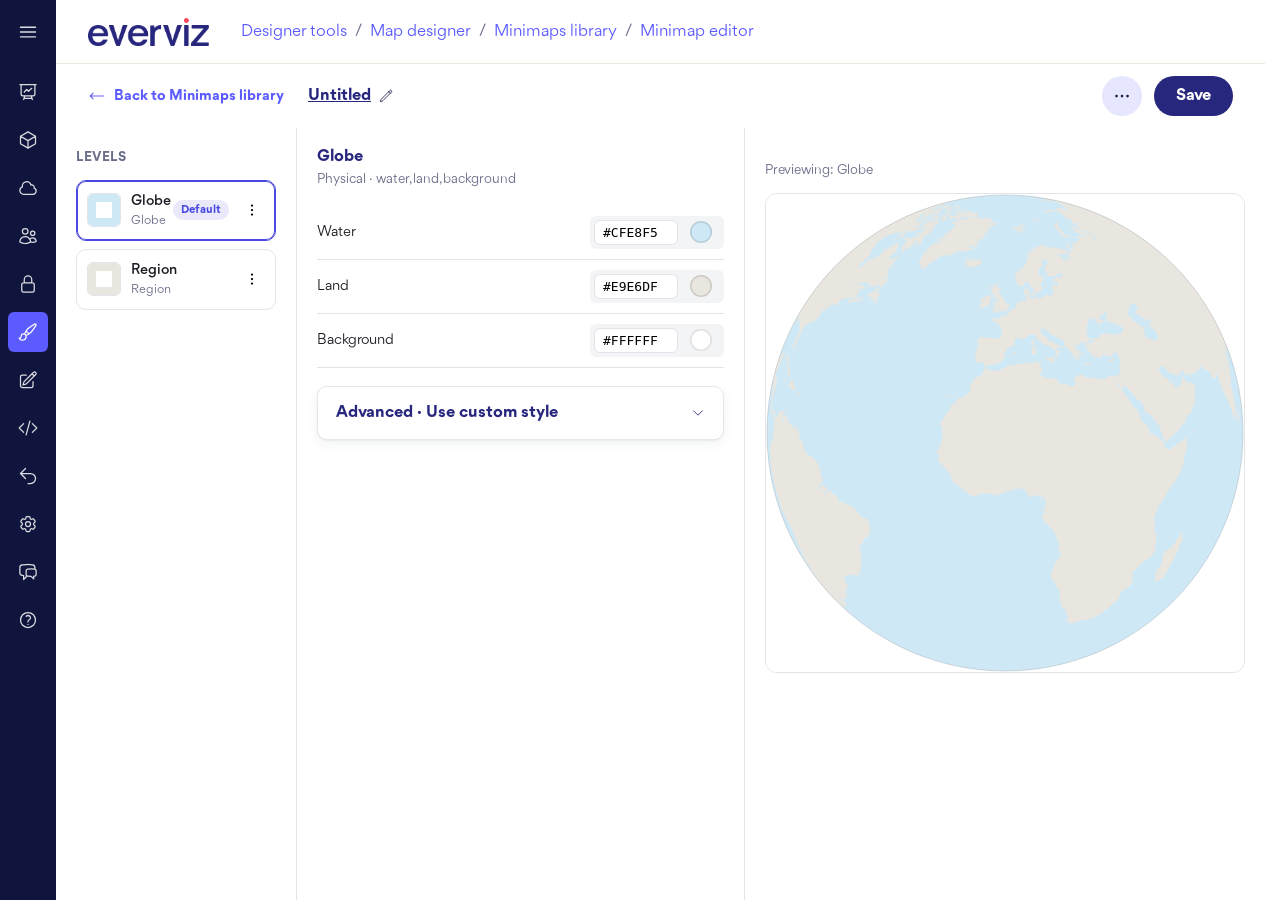
<file: pages/minimap-editor.html>
<!doctype html>
<html lang="en">
<head>
  <meta charset="utf-8" />
  <meta name="viewport" content="width=1280" />
  <base href="../" />
  <title>Minimap editor · everviz prototype</title>
  <link rel="stylesheet" href="assets/css/tokens.css" />
  <link rel="stylesheet" href="assets/css/base.css" />
  <link rel="stylesheet" href="assets/css/chrome.css" />
  <link rel="stylesheet" href="assets/css/pages/editor.css" />
  <link rel="stylesheet" href="assets/css/pages/minimap-editor.css" />
  <link rel="stylesheet" href="assets/css/color-picker.css" />
</head>
<body data-screen="designer-tools" data-screen-title="Minimap editor" data-crumbs='[{"title":"Designer tools","href":"./"},{"title":"Map designer","href":"pages/map-designer.html"},{"title":"Minimaps library","href":"pages/mini-map-library.html"}]' data-page-mode="editor" data-save-toast="Minimap saved" data-editor-kind="minimap" data-library-href="pages/mini-map-library.html">
  <div class="app app--editor">
    <div id="chrome" class="chrome-mount"></div>
    <main>
      <header class="editor-bar">
        <div class="editor-bar__left">
          <a class="back-link" href="pages/mini-map-library.html">
            <img src="assets/icons/arrow-long-left.svg" alt="" width="18" height="18" />
            Back to Minimaps library
          </a>
          <div class="editor-bar__title">
            <span class="editor-bar__title-text" data-editor-title contenteditable="true" spellcheck="false">Untitled</span>
            <button class="icon-btn" data-action="focus-title" aria-label="Rename" data-tooltip="Rename"><img src="assets/icons/pencil.svg" alt="" width="14" height="14" /></button>
          </div>
        </div>
        <div class="editor-bar__actions">
          <div class="editor-overflow" data-editor-overflow>
            <button class="editor-overflow__btn" data-editor-overflow-trigger aria-label="More options" data-tooltip="More options">
              <img src="assets/icons/ellipsis-horizontal.svg" alt="" width="22" height="22" />
            </button>
            <ul class="editor-overflow__menu" hidden role="menu">
              <li><button type="button" class="editor-overflow__item" role="menuitem">Open</button></li>
              <li><button type="button" class="editor-overflow__item" role="menuitem">Layer groups</button></li>
              <li><button type="button" class="editor-overflow__item" role="menuitem">Code editor</button></li>
              <li class="editor-overflow__sep" role="separator" aria-hidden="true"></li>
              <li><button type="button" class="editor-overflow__item" role="menuitem">Sources</button></li>
              <li><button type="button" class="editor-overflow__item" role="menuitem">Settings</button></li>
              <li><button type="button" class="editor-overflow__item" role="menuitem">Global state</button></li>
              <li><button type="button" class="editor-overflow__item" role="menuitem">Export</button></li>
            </ul>
          </div>
          <button class="editor-action editor-action--save" data-action="open-save-modal">Save</button>
        </div>
      </header>

      <div class="mm-editor" data-mm-editor>
        <!-- 1) Level rail -->
        <aside class="mm-pane mm-rail">
          <div class="mm-rail__head">
            <span class="mm-rail__title">Levels</span>
          </div>
          <ul class="mm-level-list" data-mm-levels></ul>
        </aside>

        <!-- 2) Settings for the selected level -->
        <section class="mm-pane mm-settings">
          <h2 class="mm-settings__title" data-mm-level-name>Globe</h2>
          <p class="mm-settings__type" data-mm-level-type>Physical · water, land, background</p>
          <div data-mm-fields></div>
          <details class="mm-advanced">
            <summary>
              <span>Advanced · Use custom style</span>
              <svg class="mm-advanced__chev" viewBox="0 0 24 24" fill="none" stroke="currentColor" stroke-width="1.5" aria-hidden="true">
                <path stroke-linecap="round" stroke-linejoin="round" d="m19.5 8.25-7.5 7.5-7.5-7.5" />
              </svg>
            </summary>
            <div class="mm-advanced__body">
              <p class="mm-advanced__note" data-mm-custom-empty>
                Upload a Maputnik style (.json) to override this level's fields.
              </p>
              <p class="mm-advanced__note" data-mm-custom-set hidden>
                Custom style in use: <strong data-mm-custom-name></strong>
                <button type="button" class="btn btn--text" data-mm-custom-clear>Clear</button>
              </p>
              <label class="btn btn--outline">
                Choose file…
                <input type="file" accept="application/json,.json" data-mm-custom-file hidden />
              </label>
            </div>
          </details>
        </section>

        <!-- 3) Live preview of the selected level -->
        <aside class="mm-pane mm-preview">
          <p class="mm-preview__caption">Previewing: <span data-mm-preview-label>Globe</span></p>
          <div class="mm-preview__stage" data-mm-preview-stage>
            <div class="mm-preview__map" data-mm-preview-map aria-hidden="true"></div>
          </div>
        </aside>
      </div>
    </main>
  </div>

  <!-- Save toast (shown after Save in modal) -->
  <div class="save-toast" data-save-toast-el hidden role="status" aria-live="polite">
    <img src="assets/icons/check-circle.svg" alt="" width="20" height="20" />
    <span data-save-toast-text></span>
  </div>

  <!-- Save modal -->
  <div class="save-modal" data-save-modal hidden aria-hidden="true">
    <div class="save-modal__backdrop" data-save-modal-close></div>
    <div class="save-modal__panel" role="dialog" aria-modal="true" aria-labelledby="save-modal-title">
      <header class="save-modal__head">
        <h2 class="save-modal__title" id="save-modal-title">Save Minimap</h2>
        <button class="save-modal__close" aria-label="Close" data-save-modal-close data-tooltip="Close">
          <img src="assets/icons/x-mark.svg" alt="" width="18" height="18" />
        </button>
      </header>
      <div class="save-modal__body">
        <label class="save-modal__label" for="save-template-name">Name minimap</label>
        <input id="save-template-name" type="text" class="save-modal__input" value="Untitled project" />
      </div>
      <footer class="save-modal__foot">
        <button class="btn btn--outline" data-save-modal-close>Cancel</button>
        <button class="btn btn--primary" data-save-modal-close data-action="save-confirm">Save</button>
        <a class="btn btn--outline" href="pages/mini-map-library.html" data-action="save-and-go">Save &amp; go to Minimap library</a>
      </footer>
    </div>
  </div>

  <script>
    // Generic editor chrome: title editing, save modal, toast, overflow menu.
    document.addEventListener("DOMContentLoaded", () => {
      // Inline-editable title (pencil focuses, Enter commits, Esc reverts)
      const titleEl = document.querySelector("[data-editor-title]");
      if (titleEl) {
        let titleBefore = "";
        titleEl.addEventListener("focus", () => {
          titleBefore = titleEl.textContent;
          // Select all text inside the contenteditable span
          const range = document.createRange();
          range.selectNodeContents(titleEl);
          const sel = window.getSelection();
          sel.removeAllRanges();
          sel.addRange(range);
        });
        titleEl.addEventListener("keydown", (e) => {
          if (e.key === "Enter") {
            e.preventDefault();
            titleEl.blur();
          } else if (e.key === "Escape") {
            e.preventDefault();
            titleEl.textContent = titleBefore;
            titleEl.blur();
          }
        });
        titleEl.addEventListener("blur", () => {
          const v = (titleEl.textContent || "").replace(/\s+/g, " ").trim();
          titleEl.textContent = v || "Untitled";
        });
        // Pencil click focuses the title for editing.
        document.querySelectorAll('[data-action="focus-title"]').forEach((btn) => {
          btn.addEventListener("click", () => titleEl.focus());
        });
      }

      // Save modal
      const modal = document.querySelector("[data-save-modal]");
      const openModal = () => {
        // Pre-fill the modal's name input with whatever the editor title
        // currently shows (so renames flow into Save).
        const input = document.getElementById("save-template-name");
        if (input && titleEl) input.value = (titleEl.textContent || "").trim();
        modal.hidden = false;
        modal.setAttribute("aria-hidden", "false");
        document.body.style.overflow = "hidden";
      };
      const closeModal = () => {
        modal.hidden = true;
        modal.setAttribute("aria-hidden", "true");
        document.body.style.overflow = "";
      };
      document.querySelectorAll('[data-action="open-save-modal"]').forEach((btn) => {
        btn.addEventListener("click", openModal);
      });
      modal.querySelectorAll("[data-save-modal-close]").forEach((el) => {
        el.addEventListener("click", closeModal);
      });
      document.addEventListener("keydown", (e) => {
        if (e.key === "Escape" && !modal.hidden) closeModal();
      });

      // Save toast — shown when the modal's Save button is clicked.
      const toast = document.querySelector("[data-save-toast-el]");
      const toastText = toast?.querySelector("[data-save-toast-text]");
      const toastMessage = document.body.dataset.saveToast || "Saved";
      let toastTimer;
      const showToast = () => {
        if (!toast) return;
        if (toastText) toastText.textContent = toastMessage;
        toast.hidden = false;
        requestAnimationFrame(() => toast.classList.add("is-visible"));
        clearTimeout(toastTimer);
        toastTimer = setTimeout(() => {
          toast.classList.remove("is-visible");
          setTimeout(() => { toast.hidden = true; }, 220);
        }, 2400);
      };
      window.__mmShowToast = showToast;

      // Editor topbar overflow menu (Sources / Settings / Global state /
      // Export). Click trigger toggles the popover; outside click + Esc
      // close it; menu items just close for now (no actions wired yet).
      const overflow = document.querySelector("[data-editor-overflow]");
      const overflowTrigger = overflow?.querySelector("[data-editor-overflow-trigger]");
      const overflowMenu = overflow?.querySelector(".editor-overflow__menu");
      const closeOverflow = () => { if (overflowMenu) overflowMenu.hidden = true; };
      if (overflowTrigger && overflowMenu) {
        overflowTrigger.addEventListener("click", (e) => {
          e.stopPropagation();
          overflowMenu.hidden = !overflowMenu.hidden;
        });
        overflowMenu.addEventListener("click", (e) => {
          if (e.target.closest(".editor-overflow__item")) closeOverflow();
        });
        document.addEventListener("click", (e) => {
          if (!overflow.contains(e.target)) closeOverflow();
        });
        document.addEventListener("keydown", (e) => {
          if (e.key === "Escape") closeOverflow();
        });
      }
    });
  </script>
  <script src="assets/js/saved-maps.js" defer></script>
  <script src="assets/js/color-picker.js" defer></script>
  <script src="assets/js/minimap-model.js" defer></script>
  <script src="assets/js/geo-regions.js" defer></script>
  <script src="assets/vendor/d3/d3-array.min.js" defer></script>
  <script src="assets/vendor/d3/d3-geo.min.js" defer></script>
  <script src="assets/js/minimap-render.js" defer></script>
  <script src="assets/js/tooltip.js" defer></script>
  <script src="assets/js/confirm-dialog.js" defer></script>
  <script src="assets/js/minimap-editor.js" defer></script>
  <script src="assets/js/chrome.js" defer></script>
  <script src="assets/js/prefetch.js" defer></script>
</body>
</html>
</file>
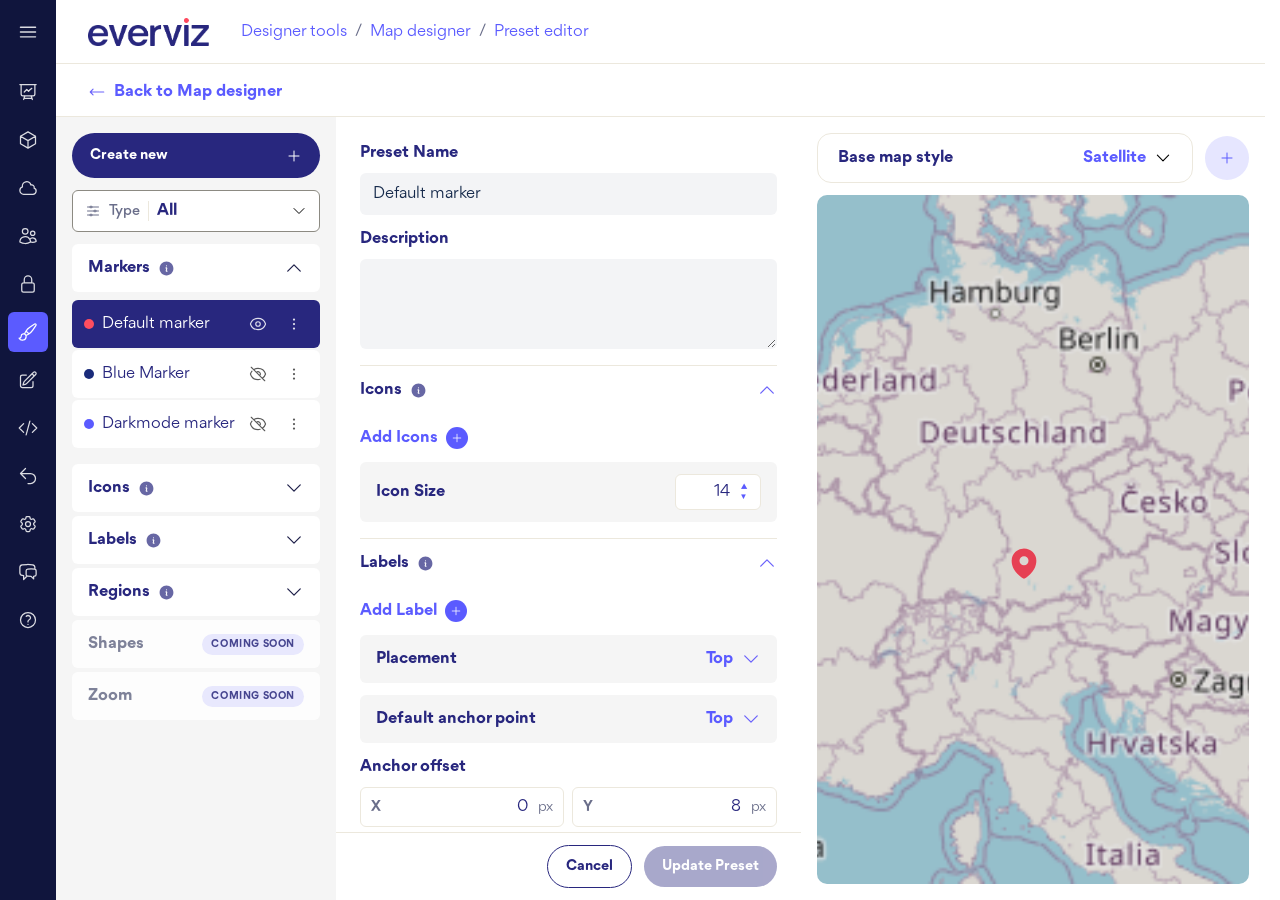
<file: pages/preset-editor.html>
<!doctype html>
<html lang="en">
<head>
  <meta charset="utf-8" />
  <meta name="viewport" content="width=1280" />
  <base href="../" />
  <title>Preset editor · everviz prototype</title>
  <link rel="stylesheet" href="assets/css/tokens.css" />
  <link rel="stylesheet" href="assets/css/base.css" />
  <link rel="stylesheet" href="assets/css/chrome.css" />
  <link rel="stylesheet" href="assets/css/filters.css" />
  <link rel="stylesheet" href="assets/css/pages/editor.css" />
  <link rel="stylesheet" href="assets/css/pages/preset-editor.css" />
  <link rel="stylesheet" href="assets/css/color-picker.css" />
</head>
<body data-screen="designer-tools" data-screen-title="Preset editor" data-crumbs='[{"title":"Designer tools","href":"./"},{"title":"Map designer","href":"pages/map-designer.html"}]' data-page-mode="editor" data-save-toast="Preset saved">
  <div class="app app--editor">
    <div id="chrome" class="chrome-mount"></div>
    <main>
      <!-- 'Back to Map designer' link below the topbar breadcrumb,
           matching the library / basemap-editor pattern. -->
      <a class="preset-back-link" href="pages/map-designer.html">
        <img src="assets/icons/arrow-long-left.svg" alt="" width="18" height="18" />
        Back to Map designer
      </a>

      <!-- Three-pane editor body -->
      <div class="editor-grid preset-editor-grid">
        <!-- LEFT: Create new + sections -->
        <aside class="editor-pane preset-pane preset-pane--list">
          <a class="btn btn--primary preset-create-new" href="#">
            Create new
            <img src="assets/icons/plus.svg" alt="" width="16" height="16" />
          </a>

          <!-- Compact type filter — scopes the section list below.
               Lives in the left pane (not a full-width top bar) so the
               editor's three panes start flush at the top. -->
          <div class="preset-filter">
            <button class="select preset-filter__select" data-type-filter-trigger>
              <span class="preset-filter__inner">
                <!-- Inline (not <img>) so currentColor tints it to match the
                     muted hint; signals "filter" without a hover tooltip. -->
                <svg class="preset-filter__icon" viewBox="0 0 24 24" fill="none" stroke="currentColor" stroke-width="1.5" width="16" height="16" aria-hidden="true">
                  <path stroke-linecap="round" stroke-linejoin="round" d="M10.5 6h9.75M10.5 6a1.5 1.5 0 1 1-3 0m3 0a1.5 1.5 0 1 0-3 0M3.75 6H7.5m3 12h9.75m-9.75 0a1.5 1.5 0 0 1-3 0m3 0a1.5 1.5 0 0 0-3 0m-3.75 0H7.5m9-6h3.75m-3.75 0a1.5 1.5 0 0 1-3 0m3 0a1.5 1.5 0 0 0-3 0m-9.75 0h9.75" />
                </svg>
                <span class="preset-filter__hint">Type</span>
                <span class="preset-filter__divider" aria-hidden="true"></span>
                <span class="select__value" data-type-filter-value>All</span>
              </span>
              <img src="assets/icons/chevron-down.svg" alt="" width="16" height="16" />
            </button>
            <button class="preset-filter__clear" type="button" hidden>clear</button>
          </div>

          <div class="preset-sections">
            <details class="preset-section" open data-preset-section>
              <summary class="preset-section__head">
                <span class="preset-section__head-left">
                  <span class="preset-section__title">Markers</span>
                  <button type="button" class="preset-section__info" aria-label="About Markers"
                          data-tooltip="Pins you place on the map — set each one's colour, size and shape."
                          data-tooltip-placement="bottom">
                    <img src="assets/icons/info-circle.svg" alt="" width="17" height="17" />
                  </button>
                </span>
                <img class="preset-section__chev" src="assets/icons/chevron-down.svg" alt="" width="20" height="20" />
              </summary>
              <ul class="preset-items">
                <li class="preset-item preset-item--selected preset-item--hidden" data-preset-item data-kind="marker" data-pin-color="#FF4D5F" data-pin-x="48" data-pin-y="56">
                  <span class="preset-item__dot" style="background:#FF4D5F"></span>
                  <span class="preset-item__name">Default marker</span>
                  <button class="preset-item__toggle" data-action="toggle-visible" aria-label="Show" data-tooltip="Show">
                    <img src="assets/icons/eye-slash.svg" alt="" width="18" height="18" />
                  </button>
                  <button class="preset-item__menu" aria-label="More options" data-tooltip="More options">
                    <img src="assets/icons/ellipsis-vertical.svg" alt="" width="18" height="18" />
                  </button>
                </li>
                <li class="preset-item preset-item--hidden" data-preset-item data-kind="marker" data-pin-color="#1A2B7A" data-pin-x="30" data-pin-y="40">
                  <span class="preset-item__dot" style="background:#1A2B7A"></span>
                  <span class="preset-item__name">Blue Marker</span>
                  <button class="preset-item__toggle" data-action="toggle-visible" aria-label="Show" data-tooltip="Show">
                    <img src="assets/icons/eye-slash.svg" alt="" width="18" height="18" />
                  </button>
                  <button class="preset-item__menu" aria-label="More options" data-tooltip="More options">
                    <img src="assets/icons/ellipsis-vertical.svg" alt="" width="18" height="18" />
                  </button>
                </li>
                <li class="preset-item preset-item--hidden" data-preset-item data-kind="marker" data-pin-color="#5B5BFF" data-pin-x="60" data-pin-y="72">
                  <span class="preset-item__dot" style="background:#5B5BFF"></span>
                  <span class="preset-item__name">Darkmode marker</span>
                  <button class="preset-item__toggle" data-action="toggle-visible" aria-label="Show" data-tooltip="Show">
                    <img src="assets/icons/eye-slash.svg" alt="" width="18" height="18" />
                  </button>
                  <button class="preset-item__menu" aria-label="More options" data-tooltip="More options">
                    <img src="assets/icons/ellipsis-vertical.svg" alt="" width="18" height="18" />
                  </button>
                </li>
              </ul>
            </details>

            <details class="preset-section" data-preset-section>
              <summary class="preset-section__head">
                <span class="preset-section__head-left">
                  <span class="preset-section__title">Icons</span>
                  <button type="button" class="preset-section__info" aria-label="About Icons"
                          data-tooltip="Reusable symbols for your markers — upload an SVG or pick a built-in one."
                          data-tooltip-placement="bottom">
                    <img src="assets/icons/info-circle.svg" alt="" width="17" height="17" />
                  </button>
                </span>
                <img class="preset-section__chev" src="assets/icons/chevron-down.svg" alt="" width="20" height="20" />
              </summary>
              <ul class="preset-items">
                <li class="preset-item preset-item--hidden" data-preset-item data-kind="icon" data-icon="restaurant"
                    data-pin-color="#FF4D5F" data-pin-x="42" data-pin-y="48" style="--icon-tint:#FF4D5F">
                  <span class="preset-item__icon"></span>
                  <span class="preset-item__name">Restaurant</span>
                  <button class="preset-item__toggle" data-action="toggle-visible" aria-label="Show" data-tooltip="Show">
                    <img src="assets/icons/eye-slash.svg" alt="" width="18" height="18" />
                  </button>
                  <button class="preset-item__menu" aria-label="More options" data-tooltip="More options">
                    <img src="assets/icons/ellipsis-vertical.svg" alt="" width="18" height="18" />
                  </button>
                </li>
                <li class="preset-item preset-item--hidden" data-preset-item data-kind="icon" data-icon="shopping"
                    data-pin-color="#5B5BFF" data-pin-x="68" data-pin-y="32" style="--icon-tint:#5B5BFF">
                  <span class="preset-item__icon"></span>
                  <span class="preset-item__name">Shopping</span>
                  <button class="preset-item__toggle" data-action="toggle-visible" aria-label="Show" data-tooltip="Show">
                    <img src="assets/icons/eye-slash.svg" alt="" width="18" height="18" />
                  </button>
                  <button class="preset-item__menu" aria-label="More options" data-tooltip="More options">
                    <img src="assets/icons/ellipsis-vertical.svg" alt="" width="18" height="18" />
                  </button>
                </li>
                <li class="preset-item preset-item--hidden" data-preset-item data-kind="icon" data-icon="info"
                    data-pin-color="#1A2B7A" data-pin-x="76" data-pin-y="68" style="--icon-tint:#1A2B7A">
                  <span class="preset-item__icon"></span>
                  <span class="preset-item__name">Information</span>
                  <button class="preset-item__toggle" data-action="toggle-visible" aria-label="Show" data-tooltip="Show">
                    <img src="assets/icons/eye-slash.svg" alt="" width="18" height="18" />
                  </button>
                  <button class="preset-item__menu" aria-label="More options" data-tooltip="More options">
                    <img src="assets/icons/ellipsis-vertical.svg" alt="" width="18" height="18" />
                  </button>
                </li>
              </ul>
            </details>

            <details class="preset-section" data-preset-section>
              <summary class="preset-section__head">
                <span class="preset-section__head-left">
                  <span class="preset-section__title">Labels</span>
                  <button type="button" class="preset-section__info" aria-label="About Labels"
                          data-tooltip="Text callouts with placement, anchor offset and an optional connector line."
                          data-tooltip-placement="bottom">
                    <img src="assets/icons/info-circle.svg" alt="" width="17" height="17" />
                  </button>
                </span>
                <img class="preset-section__chev" src="assets/icons/chevron-down.svg" alt="" width="20" height="20" />
              </summary>
              <ul class="preset-items">
                <li class="preset-item preset-item--hidden" data-preset-item data-kind="label"
                    data-pin-color="#28277E" data-pin-x="36" data-pin-y="38">
                  <span class="preset-item__dot" style="background:#28277E"></span>
                  <span class="preset-item__name">Default label</span>
                  <button class="preset-item__toggle" data-action="toggle-visible" aria-label="Show" data-tooltip="Show">
                    <img src="assets/icons/eye-slash.svg" alt="" width="18" height="18" />
                  </button>
                  <button class="preset-item__menu" aria-label="More options" data-tooltip="More options">
                    <img src="assets/icons/ellipsis-vertical.svg" alt="" width="18" height="18" />
                  </button>
                </li>
                <li class="preset-item preset-item--hidden" data-preset-item data-kind="label"
                    data-pin-color="#172B4C" data-pin-x="55" data-pin-y="62">
                  <span class="preset-item__dot" style="background:#172B4C"></span>
                  <span class="preset-item__name">Bold label</span>
                  <button class="preset-item__toggle" data-action="toggle-visible" aria-label="Show" data-tooltip="Show">
                    <img src="assets/icons/eye-slash.svg" alt="" width="18" height="18" />
                  </button>
                  <button class="preset-item__menu" aria-label="More options" data-tooltip="More options">
                    <img src="assets/icons/ellipsis-vertical.svg" alt="" width="18" height="18" />
                  </button>
                </li>
                <li class="preset-item preset-item--hidden" data-preset-item data-kind="label"
                    data-pin-color="#5B5BFF" data-pin-x="72" data-pin-y="44">
                  <span class="preset-item__dot" style="background:#5B5BFF"></span>
                  <span class="preset-item__name">Small caption</span>
                  <button class="preset-item__toggle" data-action="toggle-visible" aria-label="Show" data-tooltip="Show">
                    <img src="assets/icons/eye-slash.svg" alt="" width="18" height="18" />
                  </button>
                  <button class="preset-item__menu" aria-label="More options" data-tooltip="More options">
                    <img src="assets/icons/ellipsis-vertical.svg" alt="" width="18" height="18" />
                  </button>
                </li>
              </ul>
            </details>

            <details class="preset-section" data-preset-section>
              <summary class="preset-section__head">
                <span class="preset-section__head-left">
                  <span class="preset-section__title">Regions</span>
                  <button type="button" class="preset-section__info" aria-label="About Regions"
                          data-tooltip="Styling for areas and shapes — fill, border and hover states."
                          data-tooltip-placement="bottom">
                    <img src="assets/icons/info-circle.svg" alt="" width="17" height="17" />
                  </button>
                </span>
                <img class="preset-section__chev" src="assets/icons/chevron-down.svg" alt="" width="20" height="20" />
              </summary>
              <ul class="preset-items">
                <li class="preset-item preset-item--hidden" data-preset-item data-kind="region"
                    data-pin-color="#BC094A" data-pin-x="55" data-pin-y="58" data-pin-w="22" data-pin-h="22">
                  <span class="preset-item__dot" style="background:#BC094A"></span>
                  <span class="preset-item__name">Mediterranean</span>
                  <button class="preset-item__toggle" data-action="toggle-visible" aria-label="Show" data-tooltip="Show">
                    <img src="assets/icons/eye-slash.svg" alt="" width="18" height="18" />
                  </button>
                  <button class="preset-item__menu" aria-label="More options" data-tooltip="More options">
                    <img src="assets/icons/ellipsis-vertical.svg" alt="" width="18" height="18" />
                  </button>
                </li>
                <li class="preset-item preset-item--hidden" data-preset-item data-kind="region"
                    data-pin-color="#28277E" data-pin-x="60" data-pin-y="20" data-pin-w="18" data-pin-h="20">
                  <span class="preset-item__dot" style="background:#28277E"></span>
                  <span class="preset-item__name">Scandinavia</span>
                  <button class="preset-item__toggle" data-action="toggle-visible" aria-label="Show" data-tooltip="Show">
                    <img src="assets/icons/eye-slash.svg" alt="" width="18" height="18" />
                  </button>
                  <button class="preset-item__menu" aria-label="More options" data-tooltip="More options">
                    <img src="assets/icons/ellipsis-vertical.svg" alt="" width="18" height="18" />
                  </button>
                </li>
                <li class="preset-item preset-item--hidden" data-preset-item data-kind="region"
                    data-pin-color="#5B5BFF" data-pin-x="32" data-pin-y="28" data-pin-w="14" data-pin-h="18">
                  <span class="preset-item__dot" style="background:#5B5BFF"></span>
                  <span class="preset-item__name">United Kingdom</span>
                  <button class="preset-item__toggle" data-action="toggle-visible" aria-label="Show" data-tooltip="Show">
                    <img src="assets/icons/eye-slash.svg" alt="" width="18" height="18" />
                  </button>
                  <button class="preset-item__menu" aria-label="More options" data-tooltip="More options">
                    <img src="assets/icons/ellipsis-vertical.svg" alt="" width="18" height="18" />
                  </button>
                </li>
              </ul>
            </details>

            <div class="preset-section preset-section--coming-soon" aria-disabled="true">
              <div class="preset-section__head">
                <span class="preset-section__title">Shapes</span>
                <span class="preset-section__badge">Coming soon</span>
              </div>
            </div>

            <div class="preset-section preset-section--coming-soon" aria-disabled="true">
              <div class="preset-section__head">
                <span class="preset-section__title">Zoom</span>
                <span class="preset-section__badge">Coming soon</span>
              </div>
            </div>
          </div>
        </aside>

        <!-- MIDDLE: properties of the selected preset item.
             Inner .preset-pane__scroll holds the scrollable form;
             .preset-actions sits below it in a fixed slot so it never
             overlaps with form content while scrolling. -->
        <section class="editor-pane preset-pane preset-pane--properties">
          <div class="preset-pane__scroll">
          <!-- Marker properties (shown when a Marker item is selected) -->
          <div class="props-panel" data-panel="marker">
          <div class="prop-row prop-row--stacked">
            <label class="prop-label prop-label--title">Preset Name</label>
            <input type="text" class="prop-input" value="Default marker" data-prop="preset-name" />
          </div>
          <div class="prop-row prop-row--stacked">
            <label class="prop-label prop-label--title">Description</label>
            <textarea class="prop-input prop-input--area" rows="3" data-prop="preset-desc"></textarea>
          </div>

          <details class="prop-section" open>
            <summary class="prop-section__head">
              <span class="prop-section__head-left">
                <span class="prop-section__title">Icons</span>
                <button type="button" class="preset-section__info" aria-label="About Icons"
                        data-tooltip="Symbol shown inside the marker — add one or more and set their size."
                        data-tooltip-placement="bottom">
                  <img src="assets/icons/info-circle.svg" alt="" width="17" height="17" />
                </button>
              </span>
              <img src="assets/icons/chevron-down.svg" alt="" width="20" height="20" />
            </summary>
            <div class="prop-section__body">
              <button type="button" class="prop-add">
                Add Icons
                <span class="prop-add__plus"><img src="assets/icons/plus.svg" alt="" width="12" height="12" /></span>
              </button>
              <div class="prop-row prop-row--inline">
                <label class="prop-label">Icon Size</label>
                <div class="prop-stepper">
                  <input type="number" class="prop-stepper__input" value="14" min="0" max="40" data-prop="icon-size" />
                  <span class="prop-stepper__spinners">
                    <button type="button" aria-label="Increment" data-stepper="up">▲</button>
                    <button type="button" aria-label="Decrement" data-stepper="down">▼</button>
                  </span>
                </div>
              </div>
            </div>
          </details>

          <details class="prop-section" open>
            <summary class="prop-section__head">
              <span class="prop-section__head-left">
                <span class="prop-section__title">Labels</span>
                <button type="button" class="preset-section__info" aria-label="About Labels"
                        data-tooltip="Text shown beside the marker, with placement, anchor and offset."
                        data-tooltip-placement="bottom">
                  <img src="assets/icons/info-circle.svg" alt="" width="17" height="17" />
                </button>
              </span>
              <img src="assets/icons/chevron-down.svg" alt="" width="20" height="20" />
            </summary>
            <div class="prop-section__body">
              <button type="button" class="prop-add">
                Add Label
                <span class="prop-add__plus"><img src="assets/icons/plus.svg" alt="" width="12" height="12" /></span>
              </button>

              <div class="prop-row prop-row--inline prop-select-wrap" data-select-root>
                <label class="prop-label">Placement</label>
                <button type="button" class="prop-select" data-select-trigger>
                  <span data-select-value>Top</span>
                  <img src="assets/icons/chevron-down.svg" alt="" width="16" height="16" />
                </button>
                <ul class="prop-select-menu" hidden role="listbox">
                  <li><button type="button" role="option" class="prop-select-option is-selected" data-value="Top">Top</button></li>
                  <li><button type="button" role="option" class="prop-select-option" data-value="Right">Right</button></li>
                  <li><button type="button" role="option" class="prop-select-option" data-value="Bottom">Bottom</button></li>
                  <li><button type="button" role="option" class="prop-select-option" data-value="Left">Left</button></li>
                </ul>
              </div>

              <div class="prop-row prop-row--inline prop-select-wrap" data-select-root>
                <label class="prop-label">Default anchor point</label>
                <button type="button" class="prop-select" data-select-trigger>
                  <span data-select-value>Top</span>
                  <img src="assets/icons/chevron-down.svg" alt="" width="16" height="16" />
                </button>
                <ul class="prop-select-menu" hidden role="listbox">
                  <li><button type="button" role="option" class="prop-select-option is-selected" data-value="Top">Top</button></li>
                  <li><button type="button" role="option" class="prop-select-option" data-value="Top right">Top right</button></li>
                  <li><button type="button" role="option" class="prop-select-option" data-value="Right">Right</button></li>
                  <li><button type="button" role="option" class="prop-select-option" data-value="Bottom right">Bottom right</button></li>
                  <li><button type="button" role="option" class="prop-select-option" data-value="Bottom">Bottom</button></li>
                  <li><button type="button" role="option" class="prop-select-option" data-value="Bottom left">Bottom left</button></li>
                  <li><button type="button" role="option" class="prop-select-option" data-value="Left">Left</button></li>
                  <li><button type="button" role="option" class="prop-select-option" data-value="Top left">Top left</button></li>
                </ul>
              </div>

              <div class="prop-row prop-row--stacked">
                <label class="prop-label">Anchor offset</label>
                <div class="xy-input">
                  <span class="xy-input__field">
                    <span class="xy-input__axis">X</span>
                    <input type="number" value="0" data-prop="offset-x" />
                    <span class="xy-input__unit">px</span>
                  </span>
                  <span class="xy-input__field">
                    <span class="xy-input__axis">Y</span>
                    <input type="number" value="8" data-prop="offset-y" />
                    <span class="xy-input__unit">px</span>
                  </span>
                </div>
              </div>
            </div>
          </details>

          <details class="prop-section" open>
            <summary class="prop-section__head">
              <span class="prop-section__head-left">
                <span class="prop-section__title">Connector</span>
                <button type="button" class="preset-section__info" aria-label="About Connector"
                        data-tooltip="A leader line linking the label to its marker."
                        data-tooltip-placement="bottom">
                  <img src="assets/icons/info-circle.svg" alt="" width="17" height="17" />
                </button>
              </span>
              <img src="assets/icons/chevron-down.svg" alt="" width="20" height="20" />
            </summary>
            <div class="prop-section__body">
              <div class="prop-row prop-row--inline">
                <label class="prop-label" for="connector-enabled">Enabled</label>
                <!-- Native checkbox styled as a switch via CSS -->
                <label class="switch">
                  <input id="connector-enabled" type="checkbox" data-prop="connector-enabled" />
                  <span class="switch__track" aria-hidden="true"><span class="switch__thumb"></span></span>
                </label>
              </div>
            </div>
          </details>
          </div><!-- /.props-panel data-panel="marker" -->

          <!-- Icon properties (shown when an Icon item is selected) -->
          <div class="props-panel" data-panel="icon" hidden>
            <div class="prop-row prop-row--stacked">
              <label class="prop-label prop-label--title" for="icon-name">Name</label>
              <input id="icon-name" type="text" class="prop-input" placeholder="Name" data-prop="icon-name" />
            </div>

            <div class="prop-row prop-row--inline">
              <label class="prop-label">Upload SVG</label>
              <label class="prop-upload">
                <img src="assets/icons/arrow-up-tray.svg" alt="" width="20" height="20" />
                <span>Select file</span>
                <input type="file" accept=".svg,image/svg+xml" data-prop="icon-svg" />
              </label>
            </div>

            <div class="prop-row prop-row--inline prop-select-wrap" data-select-root>
              <label class="prop-label">Center</label>
              <button type="button" class="prop-select" data-select-trigger>
                <span data-select-value>Top</span>
                <img src="assets/icons/chevron-down.svg" alt="" width="16" height="16" />
              </button>
              <ul class="prop-select-menu" hidden role="listbox">
                <li><button type="button" role="option" class="prop-select-option is-selected" data-value="Top">Top</button></li>
                <li><button type="button" role="option" class="prop-select-option" data-value="Center">Center</button></li>
                <li><button type="button" role="option" class="prop-select-option" data-value="Bottom">Bottom</button></li>
              </ul>
            </div>
          </div>

          <!-- Label properties (shown when a Label item is selected) -->
          <div class="props-panel" data-panel="label" hidden>
            <details class="prop-section" open>
              <summary class="prop-section__head">
                <span class="prop-section__head-left">
                  <span class="prop-section__title">General</span>
                  <button type="button" class="preset-section__info" aria-label="About General"
                          data-tooltip="Name and base style for this label preset."
                          data-tooltip-placement="bottom">
                    <img src="assets/icons/info-circle.svg" alt="" width="17" height="17" />
                  </button>
                </span>
                <img src="assets/icons/chevron-down.svg" alt="" width="20" height="20" />
              </summary>
              <div class="prop-section__body">
                <div class="prop-row prop-row--stacked">
                  <label class="prop-label prop-label--title" for="label-name">Name</label>
                  <input id="label-name" type="text" class="prop-input" placeholder="Name" data-prop="label-name" />
                </div>
                <div class="prop-row prop-row--stacked">
                  <label class="prop-label prop-label--title" for="label-style">Label style</label>
                  <textarea id="label-style" class="prop-code-input" rows="6" spellcheck="false" data-prop="label-style">{
  "backgroundColor": "white",
  "color": "black",
  "padding": "4px"
}</textarea>
                </div>
              </div>
            </details>

            <details class="prop-section" open>
              <summary class="prop-section__head">
                <span class="prop-section__head-left">
                  <span class="prop-section__title">Connector Style</span>
                  <button type="button" class="preset-section__info" aria-label="About Connector Style"
                          data-tooltip="Appearance of the connector line — width, colour and style."
                          data-tooltip-placement="bottom">
                    <img src="assets/icons/info-circle.svg" alt="" width="17" height="17" />
                  </button>
                </span>
                <img src="assets/icons/chevron-down.svg" alt="" width="20" height="20" />
              </summary>
              <div class="prop-section__body">
                <div class="prop-row prop-row--inline">
                  <label class="prop-label">Stroke Width</label>
                  <div class="prop-stepper">
                    <input type="number" class="prop-stepper__input" value="3" min="0" max="20" data-prop="connector-stroke-width" />
                    <span class="prop-stepper__spinners">
                      <button type="button" aria-label="Increment" data-stepper="up">▲</button>
                      <button type="button" aria-label="Decrement" data-stepper="down">▼</button>
                    </span>
                  </div>
                </div>
                <div class="prop-row prop-row--inline">
                  <label class="prop-label">Line Color</label>
                  <div class="color-input">
                    <input type="text" class="color-input__hex" value="#28277E" data-prop="connector-color-hex" maxlength="7" />
                    <label class="color-input__swatch" style="background:#28277E">
                      <input type="color" data-prop="connector-color" value="#28277E" aria-label="Pick line color" />
                    </label>
                  </div>
                </div>
              </div>
            </details>
          </div>

          <!-- Region properties (shown when a Region item is selected) -->
          <div class="props-panel" data-panel="region" hidden>
            <details class="prop-section" open>
              <summary class="prop-section__head">
                <span class="prop-section__head-left">
                  <span class="prop-section__title">General</span>
                  <button type="button" class="preset-section__info" aria-label="About General"
                          data-tooltip="Name and description for this region preset."
                          data-tooltip-placement="bottom">
                    <img src="assets/icons/info-circle.svg" alt="" width="17" height="17" />
                  </button>
                </span>
                <img src="assets/icons/chevron-down.svg" alt="" width="20" height="20" />
              </summary>
              <div class="prop-section__body">
                <div class="prop-row prop-row--stacked">
                  <label class="prop-label prop-label--title" for="region-name">Name</label>
                  <input id="region-name" type="text" class="prop-input" placeholder="Untitled" data-prop="region-name" />
                </div>
                <div class="prop-row prop-row--stacked">
                  <label class="prop-label prop-label--title" for="region-desc">Description</label>
                  <textarea id="region-desc" class="prop-input prop-input--area" rows="3" data-prop="region-desc"></textarea>
                </div>
              </div>
            </details>

            <details class="prop-section" open>
              <summary class="prop-section__head">
                <span class="prop-section__head-left">
                  <span class="prop-section__title">Paint fill</span>
                  <button type="button" class="preset-section__info" aria-label="About Paint fill"
                          data-tooltip="Fill colour and opacity for the region area."
                          data-tooltip-placement="bottom">
                    <img src="assets/icons/info-circle.svg" alt="" width="17" height="17" />
                  </button>
                </span>
                <img src="assets/icons/chevron-down.svg" alt="" width="20" height="20" />
              </summary>
              <div class="prop-section__body">
                <div class="prop-row prop-row--inline">
                  <label class="prop-label">Color</label>
                  <div class="color-input">
                    <input type="text" class="color-input__hex" value="#BC094A" data-prop="fill-color-hex" maxlength="7" />
                    <label class="color-input__swatch" style="background:#BC094A">
                      <input type="color" data-prop="fill-color" value="#BC094A" aria-label="Pick fill color" />
                    </label>
                  </div>
                </div>
                <div class="prop-row prop-row--inline">
                  <label class="prop-label">Opacity</label>
                  <div class="prop-stepper">
                    <input type="number" class="prop-stepper__input" value="20" min="0" max="100" step="1" data-prop="fill-opacity" />
                    <span class="prop-stepper__unit">%</span>
                    <span class="prop-stepper__spinners">
                      <button type="button" aria-label="Increment" data-stepper="up">▲</button>
                      <button type="button" aria-label="Decrement" data-stepper="down">▼</button>
                    </span>
                  </div>
                </div>
                <div class="prop-row prop-row--inline">
                  <label class="prop-label">Minimum zoom</label>
                  <div class="prop-stepper">
                    <input type="number" class="prop-stepper__input" value="0" min="0" max="22" data-prop="fill-min-zoom" />
                    <span class="prop-stepper__spinners">
                      <button type="button" aria-label="Increment" data-stepper="up">▲</button>
                      <button type="button" aria-label="Decrement" data-stepper="down">▼</button>
                    </span>
                  </div>
                </div>
                <div class="prop-row prop-row--inline">
                  <label class="prop-label">Maximum zoom</label>
                  <div class="prop-stepper">
                    <input type="number" class="prop-stepper__input" value="14" min="0" max="22" data-prop="fill-max-zoom" />
                    <span class="prop-stepper__spinners">
                      <button type="button" aria-label="Increment" data-stepper="up">▲</button>
                      <button type="button" aria-label="Decrement" data-stepper="down">▼</button>
                    </span>
                  </div>
                </div>
              </div>
            </details>

            <details class="prop-section" open>
              <summary class="prop-section__head">
                <span class="prop-section__head-left">
                  <span class="prop-section__title">Paint line</span>
                  <button type="button" class="preset-section__info" aria-label="About Paint line"
                          data-tooltip="Outline colour, width and style for the region border."
                          data-tooltip-placement="bottom">
                    <img src="assets/icons/info-circle.svg" alt="" width="17" height="17" />
                  </button>
                </span>
                <img src="assets/icons/chevron-down.svg" alt="" width="20" height="20" />
              </summary>
              <div class="prop-section__body">
                <div class="prop-row prop-row--inline">
                  <label class="prop-label">Color</label>
                  <div class="color-input">
                    <input type="text" class="color-input__hex" value="#0F0E0E" data-prop="line-color-hex" maxlength="7" />
                    <label class="color-input__swatch" style="background:#0F0E0E">
                      <input type="color" data-prop="line-color" value="#0F0E0E" aria-label="Pick line color" />
                    </label>
                  </div>
                </div>
                <div class="prop-row prop-row--inline">
                  <label class="prop-label">Opacity</label>
                  <div class="prop-stepper">
                    <input type="number" class="prop-stepper__input" value="80" min="0" max="100" step="1" data-prop="line-opacity" />
                    <span class="prop-stepper__unit">%</span>
                    <span class="prop-stepper__spinners">
                      <button type="button" aria-label="Increment" data-stepper="up">▲</button>
                      <button type="button" aria-label="Decrement" data-stepper="down">▼</button>
                    </span>
                  </div>
                </div>
                <div class="prop-row prop-row--inline">
                  <label class="prop-label">Width</label>
                  <div class="prop-stepper">
                    <input type="number" class="prop-stepper__input" value="1" min="0" max="20" data-prop="line-width" />
                    <span class="prop-stepper__spinners">
                      <button type="button" aria-label="Increment" data-stepper="up">▲</button>
                      <button type="button" aria-label="Decrement" data-stepper="down">▼</button>
                    </span>
                  </div>
                </div>
                <div class="prop-row prop-row--inline">
                  <label class="prop-label">Gap</label>
                  <div class="prop-stepper">
                    <input type="number" class="prop-stepper__input" value="0" min="0" max="20" data-prop="line-gap" />
                    <span class="prop-stepper__spinners">
                      <button type="button" aria-label="Increment" data-stepper="up">▲</button>
                      <button type="button" aria-label="Decrement" data-stepper="down">▼</button>
                    </span>
                  </div>
                </div>
                <div class="prop-row prop-row--inline">
                  <label class="prop-label">Minimum zoom</label>
                  <div class="prop-stepper">
                    <input type="number" class="prop-stepper__input" value="0" min="0" max="22" data-prop="line-min-zoom" />
                    <span class="prop-stepper__spinners">
                      <button type="button" aria-label="Increment" data-stepper="up">▲</button>
                      <button type="button" aria-label="Decrement" data-stepper="down">▼</button>
                    </span>
                  </div>
                </div>
                <div class="prop-row prop-row--inline">
                  <label class="prop-label">Maximum zoom</label>
                  <div class="prop-stepper">
                    <input type="number" class="prop-stepper__input" value="14" min="0" max="22" data-prop="line-max-zoom" />
                    <span class="prop-stepper__spinners">
                      <button type="button" aria-label="Increment" data-stepper="up">▲</button>
                      <button type="button" aria-label="Decrement" data-stepper="down">▼</button>
                    </span>
                  </div>
                </div>
              </div>
            </details>

            <details class="prop-section" open>
              <summary class="prop-section__head">
                <span class="prop-section__head-left">
                  <span class="prop-section__title">Paint extrusion</span>
                  <button type="button" class="preset-section__info" aria-label="About Paint extrusion"
                          data-tooltip="3D extrusion height and colour for the region."
                          data-tooltip-placement="bottom">
                    <img src="assets/icons/info-circle.svg" alt="" width="17" height="17" />
                  </button>
                </span>
                <img src="assets/icons/chevron-down.svg" alt="" width="20" height="20" />
              </summary>
              <div class="prop-section__body">
                <div class="prop-row prop-row--inline">
                  <label class="prop-label" for="region-extrude">Extrude</label>
                  <label class="switch">
                    <input id="region-extrude" type="checkbox" data-prop="region-extrude" />
                    <span class="switch__track" aria-hidden="true"><span class="switch__thumb"></span></span>
                  </label>
                </div>
              </div>
            </details>
          </div>
          </div><!-- /.preset-pane__scroll -->

          <!-- Action bar — lives at the bottom of the middle pane (per Figma),
               in its own non-scrolling slot so form content never bleeds
               past it. -->
          <div class="preset-actions">
            <a class="btn btn--outline" href="pages/map-designer.html">Cancel</a>
            <button type="button" class="btn btn--primary" data-action="save-preset">Save Preset</button>
          </div>
        </section>

        <!-- RIGHT: map preview with base-style switcher -->
        <aside class="editor-pane preset-pane preset-pane--map">
          <div class="preset-map__head">
            <button type="button" class="preset-style-select" data-style-trigger>
              <span class="preset-style-select__label">Base map style</span>
              <span class="preset-style-select__pick">
                <span class="preset-style-select__value" data-style-value>Satellite</span>
                <img class="preset-style-select__chev" src="assets/icons/chevron-down.svg" alt="" width="18" height="18" />
              </span>
            </button>
            <button type="button" class="preset-style-add" aria-label="Create new base map" data-tooltip="Create new base map" data-style-add>
              <span class="preset-style-add__icon" aria-hidden="true"></span>
            </button>
          </div>
          <div class="preset-map__preview" data-preview>
            <!-- Pins are rendered dynamically — one per non-hidden marker,
                 positioned and colored from the marker row's data attrs. -->
          </div>
        </aside>
      </div>

    </main>
  </div>

  <!-- Toast (shown after Save) -->
  <div class="save-toast" data-save-toast-el hidden role="status" aria-live="polite">
    <img src="assets/icons/check-circle.svg" alt="" width="20" height="20" />
    <span data-save-toast-text></span>
  </div>

  <!-- Item context menu (Duplicate / Delete). Visibility lives on the row's
       own eye toggle, so it isn't duplicated here. -->
  <div class="layer-menu" data-item-menu hidden role="menu">
    <button class="layer-menu__item" role="menuitem" data-action="menu-duplicate">
      <img src="assets/icons/document-duplicate.svg" alt="" width="16" height="16" />
      <span>Duplicate</span>
    </button>
    <button class="layer-menu__item layer-menu__item--danger" role="menuitem" data-action="menu-delete">
      <img src="assets/icons/trash.svg" alt="" width="16" height="16" />
      <span>Delete</span>
    </button>
  </div>

  <!-- "Create new" type picker (New marker / icon / label / region) -->
  <div class="layer-menu" data-create-menu hidden role="menu">
    <button class="layer-menu__item" role="menuitem" data-create-kind="marker">
      <img src="assets/icons/map-pin-solid.svg" alt="" width="16" height="16" />
      <span>New marker</span>
    </button>
    <button class="layer-menu__item" role="menuitem" data-create-kind="icon">
      <img src="assets/icons/star.svg" alt="" width="16" height="16" />
      <span>New icon</span>
    </button>
    <button class="layer-menu__item" role="menuitem" data-create-kind="label">
      <img src="assets/icons/bars-3-bottom-left.svg" alt="" width="16" height="16" />
      <span>New label</span>
    </button>
    <button class="layer-menu__item" role="menuitem" data-create-kind="region">
      <img src="assets/icons/map.svg" alt="" width="16" height="16" />
      <span>New region</span>
    </button>
  </div>

  <!-- Base map style picker (Satellite / Globe / + Add base style) -->
  <div class="layer-menu" data-style-menu hidden role="menu">
    <button class="layer-menu__item is-selected" role="menuitemradio" aria-checked="true" data-style-option="satellite">
      <span>Satellite</span>
    </button>
    <button class="layer-menu__item" role="menuitemradio" aria-checked="false" data-style-option="globe">
      <span>Globe</span>
    </button>
  </div>

  <!-- "Filter by type": show only one preset section (or all) -->
  <div class="layer-menu" data-type-filter-menu hidden role="menu">
    <button class="layer-menu__item is-selected" role="menuitemradio" aria-checked="true" data-type-value="all">
      <span>All</span>
    </button>
    <button class="layer-menu__item" role="menuitemradio" aria-checked="false" data-type-value="Markers">
      <span>Markers</span>
    </button>
    <button class="layer-menu__item" role="menuitemradio" aria-checked="false" data-type-value="Icons">
      <span>Icons</span>
    </button>
    <button class="layer-menu__item" role="menuitemradio" aria-checked="false" data-type-value="Labels">
      <span>Labels</span>
    </button>
    <button class="layer-menu__item" role="menuitemradio" aria-checked="false" data-type-value="Regions">
      <span>Regions</span>
    </button>
  </div>

  <script>
    document.addEventListener("DOMContentLoaded", () => {
      // --- Item selection in the left pane ---
      const itemsRoot = document.querySelector(".preset-pane--list");
      const nameInput = document.querySelector('[data-prop="preset-name"]');
      const iconNameInput = document.querySelector('[data-prop="icon-name"]');
      const labelNameInput = document.querySelector('[data-prop="label-name"]');
      const regionNameInput = document.querySelector('[data-prop="region-name"]');
      const previewArea = document.querySelector("[data-preview]");

      const NAME_INPUT_BY_KIND = {
        marker: nameInput,
        icon: iconNameInput,
        label: labelNameInput,
        region: regionNameInput,
      };

      // ---- Icon glyph plumbing ----
      // Built-in icons map a data-icon value to an SVG path. A user
      // upload writes the data URL to data-icon-src; that wins over
      // the built-in lookup.
      const ICON_GLYPHS = {
        restaurant: "assets/icons/fire-solid.svg",
        shopping:   "assets/icons/shopping-bag-solid.svg",
        info:       "assets/icons/information-circle-solid.svg",
      };
      const getIconSrc = (item) =>
        item.dataset.iconSrc || ICON_GLYPHS[item.dataset.icon] || null;
      const applyIconMask = (el, src) => {
        if (!el || !src) return;
        const v = `url("${src}")`;
        el.style.maskImage = v;
        el.style.webkitMaskImage = v;
      };
      // Paint built-in glyphs on initial render.
      document.querySelectorAll('.preset-item[data-kind="icon"]').forEach((item) => {
        applyIconMask(item.querySelector(".preset-item__icon"), getIconSrc(item));
      });

      // Swap the middle-pane panel based on the selected item's kind
      // (marker / icon / future: label, region, …).
      const showPanel = (kind) => {
        document.querySelectorAll(".props-panel").forEach((p) => {
          p.hidden = p.dataset.panel !== kind;
        });
      };
      // Presets are hidden by default. The preview shows the one you're
      // editing (the selected row, always) plus any you've explicitly
      // toggled visible with the eye to compare against. Each gets its own
      // pin at the row's data-pin-x/y, tinted to data-pin-color.
      const renderPins = () => {
        if (!previewArea) return;
        previewArea
          .querySelectorAll(".preset-map__pin, .preset-map__icon, .preset-map__textlabel, .preset-map__region")
          .forEach((p) => p.remove());
        // Regions render first so pins/labels/icons appear on top.
        const shown = new Set(document.querySelectorAll(".preset-item:not(.preset-item--hidden)"));
        const selected = document.querySelector(".preset-item--selected");
        if (selected) shown.add(selected); // the edited preset is always shown
        const items = [...shown];
        items.sort((a, b) => (a.dataset.kind === "region" ? -1 : 0) - (b.dataset.kind === "region" ? -1 : 0));
        items.forEach((item) => {
          const kind = item.dataset.kind || "marker";
          const el = document.createElement("span");
          el.style.left = `${item.dataset.pinX || 50}%`;
          el.style.top = `${item.dataset.pinY || 50}%`;
          el.style.setProperty("--pin-tint", item.dataset.pinColor || "#FF4D5F");
          el.setAttribute("aria-hidden", "true");
          if (kind === "icon") {
            el.className = "preset-map__icon";
            applyIconMask(el, getIconSrc(item));
          } else if (kind === "label") {
            el.className = "preset-map__textlabel";
            el.textContent = item.querySelector(".preset-item__name")?.textContent.trim() || "";
          } else if (kind === "region") {
            el.className = "preset-map__region";
            el.style.width = `${item.dataset.pinW || 22}%`;
            el.style.height = `${item.dataset.pinH || 22}%`;
          } else {
            el.className = "preset-map__pin";
          }
          previewArea.appendChild(el);
        });
      };
      // ── Save / commit model ───────────────────────────────────────
      // Each preset (row) is committed explicitly. Editing its properties
      // makes the current selection "dirty"; Save/Update commits and
      // clears that. Switching to another preset, creating a new one, or
      // leaving the page while dirty prompts to Save / Discard / Cancel.
      const saveBtn = document.querySelector("[data-action='save-preset']");
      const propsPane = document.querySelector(".preset-pane--properties");
      const state = { li: null, isNew: false, dirty: false, baselineName: "" };
      const getName = (li) =>
        li?.querySelector(".preset-item__name")?.textContent.trim() || "";
      const escapeHtml = (s) =>
        s.replace(/[&<>"']/g, (c) =>
          ({ "&": "&amp;", "<": "&lt;", ">": "&gt;", '"': "&quot;", "'": "&#39;" }[c])
        );

      let toastTimer;
      const showToast = (text) => {
        const toast = document.querySelector("[data-save-toast-el]");
        if (!toast) return;
        const toastText = toast.querySelector("[data-save-toast-text]");
        if (toastText) toastText.textContent = text || "Preset saved";
        toast.hidden = false;
        requestAnimationFrame(() => toast.classList.add("is-visible"));
        clearTimeout(toastTimer);
        toastTimer = setTimeout(() => {
          toast.classList.remove("is-visible");
          setTimeout(() => { toast.hidden = true; }, 220);
        }, 2400);
      };

      const refreshSaveButton = () => {
        if (!saveBtn) return;
        saveBtn.textContent = state.isNew ? "Save Preset" : "Update Preset";
        saveBtn.disabled = !state.dirty;
      };
      // Marking dirty only matters once there's a committed baseline to
      // diverge from (state.li). A fresh "Create new" preset is already
      // dirty by definition, set at creation time.
      const markDirty = () => {
        if (!state.li || state.dirty) return;
        state.dirty = true;
        refreshSaveButton();
      };
      const commit = () => {
        if (!state.li) return;
        const wasNew = state.isNew;
        state.isNew = false;
        state.dirty = false;
        state.baselineName = getName(state.li);
        serialize();
        refreshSaveButton();
        showToast(wasNew ? "Preset saved" : "Preset updated");
      };
      const discardCurrent = () => {
        if (!state.li) return;
        if (state.isNew) {
          // A never-saved preset: drop the row entirely.
          const li = state.li;
          state.li = null;
          li.remove();
        } else {
          // Existing preset: roll the live-previewed name back to baseline.
          const nameEl = state.li.querySelector(".preset-item__name");
          if (nameEl) nameEl.textContent = state.baselineName;
        }
        state.dirty = false;
        renderPins();
      };
      const promptUnsaved = () => {
        const name = getName(state.li) || "this preset";
        return window.confirmDialog({
          title: "Unsaved changes",
          message: `You have unsaved changes to <strong>${escapeHtml(name)}</strong>. Save them before continuing?`,
          confirmLabel: state.isNew ? "Save preset" : "Update preset",
          discardLabel: "Discard",
          destructive: false,
        });
      };
      // Resolves true when it's OK to proceed with the switch/navigation
      // (after committing or discarding), false when the user cancels.
      const guardDirty = async () => {
        if (!state.dirty) return true;
        const choice = await promptUnsaved();
        if (choice === "cancel") return false;
        if (choice === "confirm") commit();
        else discardCurrent();
        return true;
      };

      // Keep each row's eye honest: a preset in the preview (the one being
      // edited, or one explicitly toggled visible) shows the open eye
      // ("Hide"); a hidden, unedited preset shows eye-slash ("Show").
      const refreshEyes = () => {
        document.querySelectorAll(".preset-item").forEach((li) => {
          const toggle = li.querySelector("[data-action='toggle-visible']");
          if (!toggle) return;
          const inPreview =
            li.classList.contains("preset-item--selected") ||
            !li.classList.contains("preset-item--hidden");
          toggle.querySelector("img").src = inPreview ? "assets/icons/eye.svg" : "assets/icons/eye-slash.svg";
          toggle.setAttribute("aria-label", inPreview ? "Hide" : "Show");
          toggle.setAttribute("data-tooltip", inPreview ? "Hide" : "Show");
        });
      };

      const selectItem = (li, opts = {}) => {
        document.querySelectorAll(".preset-item--selected").forEach((s) => s.classList.remove("preset-item--selected"));
        li.classList.add("preset-item--selected");
        const name = li.querySelector(".preset-item__name")?.textContent.trim();
        const kind = li.dataset.kind || "marker";
        showPanel(kind);
        // Drop the row's name into whichever panel's name field is active.
        const target = NAME_INPUT_BY_KIND[kind] || nameInput;
        if (target && name) target.value = name;
        // Selecting doesn't change any row's hidden state — it just makes
        // this the edited preset. renderPins() shows it (the selected row is
        // always previewed) and drops the previously-edited one unless it was
        // explicitly toggled visible. refreshEyes() keeps each eye honest.
        renderPins();
        refreshEyes();
        // Selecting establishes this row as the committed baseline: an
        // existing preset starts clean; a brand-new one starts dirty.
        state.li = li;
        state.isNew = !!opts.isNew;
        state.dirty = !!opts.isNew;
        state.baselineName = getName(li);
        refreshSaveButton();
      };
      // User-initiated selection: guard the outgoing preset first.
      const requestSelect = async (li) => {
        if (li === state.li) return;
        if (!(await guardDirty())) return;
        selectItem(li);
      };
      renderPins();
      itemsRoot.addEventListener("click", (e) => {
        const toggle = e.target.closest("[data-action='toggle-visible']");
        const menu = e.target.closest(".preset-item__menu");
        if (toggle || menu) return; // handled elsewhere
        const li = e.target.closest("[data-preset-item]");
        if (li) requestSelect(li);
      });
      // Editing any property of the selected preset makes it dirty.
      propsPane?.addEventListener("input", markDirty);
      propsPane?.addEventListener("change", markDirty);

      // --- Per-item visibility toggle (eye = Show/Hide for comparison) ---
      itemsRoot.addEventListener("click", (e) => {
        const btn = e.target.closest("[data-action='toggle-visible']");
        if (!btn) return;
        e.stopPropagation();
        const li = btn.closest("[data-preset-item]");
        li.classList.toggle("preset-item--hidden");
        renderPins();
        refreshEyes();
        serialize();
      });

      // --- Item context menu (Hide / Duplicate / Delete) ---
      const menuEl = document.querySelector("[data-item-menu]");
      let menuTrigger = null;
      let menuTargetLi = null;
      const closeMenu = () => { menuEl.hidden = true; menuTrigger = null; menuTargetLi = null; };
      const openMenu = (btn) => {
        menuTrigger = btn;
        menuTargetLi = btn.closest("[data-preset-item]");
        const r = btn.getBoundingClientRect();
        menuEl.style.top = `${r.bottom + 4}px`;
        menuEl.style.left = `${r.right - 168}px`;
        menuEl.hidden = false;
      };
      itemsRoot.addEventListener("click", (e) => {
        const btn = e.target.closest(".preset-item__menu");
        if (!btn) return;
        e.stopPropagation();
        if (menuEl.hidden || menuTrigger !== btn) openMenu(btn);
        else closeMenu();
      });
      menuEl.addEventListener("click", async (e) => {
        const action = e.target.closest("[data-action]")?.dataset.action;
        if (!action || !menuTargetLi) return;
        if (action === "menu-duplicate") {
          const clone = menuTargetLi.cloneNode(true);
          clone.classList.remove("preset-item--selected");
          clone.removeAttribute("data-preset-id"); // a copy is its own preset
          const nm = clone.querySelector(".preset-item__name");
          if (nm) nm.textContent = `${nm.textContent} copy`;
          menuTargetLi.after(clone);
          serialize();
        } else if (action === "menu-delete") {
          // Capture the target before closing the menu (closeMenu clears
          // menuTargetLi), then guard the destructive removal behind a
          // confirmation — deletion is unrecoverable (no undo, #101). (#166)
          const li = menuTargetLi;
          const name =
            li.querySelector(".preset-item__name")?.textContent?.trim() ||
            "this preset";
          closeMenu();
          const ok = await window.confirmDialog({
            title: "Delete preset",
            message: `Delete <strong>${escapeHtml(name)}</strong>? This can’t be undone.`,
            confirmLabel: "Delete",
            destructive: true,
          });
          if (!ok) return;
          const next = li.nextElementSibling || li.previousElementSibling;
          const wasSelected = li.classList.contains("preset-item--selected");
          li.remove();
          if (wasSelected && next) selectItem(next);
          serialize();
          return;
        }
        closeMenu();
      });
      document.addEventListener("click", (e) => {
        if (menuEl.hidden) return;
        if (menuTrigger && (e.target === menuTrigger || menuTrigger.contains(e.target))) return;
        if (menuEl.contains(e.target)) return;
        closeMenu();
      });
      document.addEventListener("keydown", (e) => {
        if (e.key === "Escape" && !menuEl.hidden) closeMenu();
      });

      // --- "Create new": pick a type, then add a fresh preset row ---
      // Reuses the .layer-menu popover. Each option builds a new row in the
      // matching section, makes it visible (so a pin appears), selects it,
      // and focuses the name field so it can be renamed straight away.
      const createBtn = document.querySelector(".preset-create-new");
      const createMenu = document.querySelector("[data-create-menu]");
      const SECTION_TITLE_BY_KIND = {
        marker: "Markers", icon: "Icons", label: "Labels", region: "Regions",
      };
      const DEFAULT_COLOR_BY_KIND = {
        marker: "#FF4D5F", icon: "#FF4D5F", label: "#28277E", region: "#BC094A",
      };
      const sectionListForKind = (kind) => {
        const title = SECTION_TITLE_BY_KIND[kind];
        const section = [...document.querySelectorAll("[data-preset-section]")].find(
          (s) => s.querySelector(".preset-section__title")?.textContent.trim() === title
        );
        return section ? { section, list: section.querySelector(".preset-items") } : null;
      };
      const closeCreateMenu = () => { createMenu.hidden = true; };
      const openCreateMenu = () => {
        closeMenu(); closeStyleMenu(); // never show two popovers at once
        const r = createBtn.getBoundingClientRect();
        createMenu.style.top = `${r.bottom + 4}px`;
        createMenu.style.left = `${r.left}px`;
        createMenu.style.minWidth = `${r.width}px`;
        createMenu.hidden = false;
      };
      createBtn?.addEventListener("click", (e) => {
        e.preventDefault();
        if (createMenu.hidden) openCreateMenu(); else closeCreateMenu();
      });
      // Build a preset row from a full data object. Used by "Create new"
      // (with defaults) and by hydrate() when restoring the saved library.
      // Name is set via textContent to avoid HTML injection from stored data.
      const buildRow = (d) => {
        const kind = d.kind || "marker";
        const color = d.color || DEFAULT_COLOR_BY_KIND[kind];
        const hidden = !!d.hidden;
        const li = document.createElement("li");
        li.className = "preset-item" + (hidden ? " preset-item--hidden" : "");
        li.setAttribute("data-preset-item", "");
        li.dataset.kind = kind;
        li.dataset.pinColor = color;
        li.dataset.pinX = d.x != null ? d.x : 50;
        li.dataset.pinY = d.y != null ? d.y : 50;
        if (d.id) li.dataset.presetId = d.id;
        if (kind === "region") {
          li.dataset.pinW = d.w != null ? d.w : 20;
          li.dataset.pinH = d.h != null ? d.h : 20;
        }
        if (kind === "icon") {
          li.dataset.icon = d.icon || "info";
          if (d.iconSrc) li.dataset.iconSrc = d.iconSrc;
          li.style.setProperty("--icon-tint", color);
        }
        const glyph =
          kind === "icon"
            ? '<span class="preset-item__icon"></span>'
            : `<span class="preset-item__dot" style="background:${color}"></span>`;
        li.innerHTML =
          glyph +
          '<span class="preset-item__name"></span>' +
          `<button class="preset-item__toggle" data-action="toggle-visible" aria-label="${hidden ? "Show" : "Hide"}" data-tooltip="${hidden ? "Show" : "Hide"}">` +
          `<img src="assets/icons/${hidden ? "eye-slash" : "eye"}.svg" alt="" width="18" height="18" /></button>` +
          '<button class="preset-item__menu" aria-label="More options" data-tooltip="More options">' +
          '<img src="assets/icons/ellipsis-vertical.svg" alt="" width="18" height="18" /></button>';
        li.querySelector(".preset-item__name").textContent = d.name || `New ${kind}`;
        if (kind === "icon") applyIconMask(li.querySelector(".preset-item__icon"), getIconSrc(li));
        return li;
      };
      // "Create new" builds a row with the default colour and a slightly
      // random preview position so a fresh pin doesn't stack on an existing one.
      const makeRow = (kind) =>
        buildRow({
          kind,
          name: `New ${kind}`,
          hidden: true, // hidden by default; shown while it's the edited preset
          x: 40 + Math.round(Math.random() * 20),
          y: 40 + Math.round(Math.random() * 20),
        });
      createMenu.addEventListener("click", async (e) => {
        const kind = e.target.closest("[data-create-kind]")?.dataset.createKind;
        if (!kind) return;
        const target = sectionListForKind(kind);
        closeCreateMenu();
        if (!target) return;
        // Creating a new preset also leaves the current one — guard it.
        if (!(await guardDirty())) return;
        // A new item should always be visible, even if a type filter is on.
        applyTypeFilter("all");
        if (target.section.tagName === "DETAILS") target.section.open = true;
        const li = makeRow(kind);
        target.list.appendChild(li);
        if (kind === "icon") applyIconMask(li.querySelector(".preset-item__icon"), getIconSrc(li));
        selectItem(li, { isNew: true });
        renderPins();
        li.scrollIntoView({ block: "nearest" });
        // Drop into the name field so the user can rename immediately.
        const nameField = NAME_INPUT_BY_KIND[kind];
        if (nameField) { nameField.focus(); nameField.select(); }
      });
      document.addEventListener("click", (e) => {
        if (createMenu.hidden) return;
        if (e.target === createBtn || createBtn.contains(e.target)) return;
        if (createMenu.contains(e.target)) return;
        closeCreateMenu();
      });
      document.addEventListener("keydown", (e) => {
        if (e.key === "Escape" && !createMenu.hidden) closeCreateMenu();
      });

      // --- Name field → sidebar row sync ---
      // Typing in a panel's name field renames the selected row live (and
      // refreshes the preview so label text tracks the new name).
      Object.entries(NAME_INPUT_BY_KIND).forEach(([kind, input]) => {
        input?.addEventListener("input", () => {
          const sel = document.querySelector(".preset-item--selected");
          if (!sel || (sel.dataset.kind || "marker") !== kind) return;
          const nameEl = sel.querySelector(".preset-item__name");
          if (nameEl) nameEl.textContent = input.value;
          renderPins();
        });
      });

      // --- "Filter by type": show only the chosen preset section (or all) ---
      const typeTrigger = document.querySelector("[data-type-filter-trigger]");
      const typeMenu = document.querySelector("[data-type-filter-menu]");
      const typeValueEl = document.querySelector("[data-type-filter-value]");
      const applyTypeFilter = (value) => {
        document.querySelectorAll(".preset-section").forEach((sec) => {
          const title = sec.querySelector(".preset-section__title")?.textContent.trim();
          sec.hidden = value !== "all" && title !== value;
        });
        if (typeValueEl) typeValueEl.textContent = value === "all" ? "All" : value;
        // "clear" is only meaningful once a real filter is applied.
        const clearBtn = document.querySelector(".preset-filter__clear");
        if (clearBtn) clearBtn.hidden = value === "all";
        typeMenu.querySelectorAll("[data-type-value]").forEach((o) => {
          const on = o.dataset.typeValue === value;
          o.classList.toggle("is-selected", on);
          o.setAttribute("aria-checked", on ? "true" : "false");
        });
      };
      const closeTypeMenu = () => { typeMenu.hidden = true; };
      const openTypeMenu = () => {
        closeMenu(); closeCreateMenu(); closeStyleMenu();
        const r = typeTrigger.getBoundingClientRect();
        typeMenu.style.top = `${r.bottom + 4}px`;
        typeMenu.style.left = `${r.left}px`;
        typeMenu.style.minWidth = `${r.width}px`;
        typeMenu.hidden = false;
      };
      typeTrigger?.addEventListener("click", (e) => {
        e.stopPropagation();
        if (typeMenu.hidden) openTypeMenu(); else closeTypeMenu();
      });
      typeMenu.addEventListener("click", (e) => {
        const value = e.target.closest("[data-type-value]")?.dataset.typeValue;
        if (!value) return;
        applyTypeFilter(value);
        closeTypeMenu();
      });
      document.addEventListener("click", (e) => {
        if (typeMenu.hidden) return;
        if (e.target === typeTrigger || typeTrigger.contains(e.target)) return;
        if (typeMenu.contains(e.target)) return;
        closeTypeMenu();
      });
      document.addEventListener("keydown", (e) => {
        if (e.key === "Escape" && !typeMenu.hidden) closeTypeMenu();
      });

      // --- Upload SVG: replace the selected icon's glyph live ---
      // The chosen file is read as a data URL and written to the row's
      // data-icon-src; getIconSrc() picks that up over the built-in
      // mapping so both the left-pane icon and the preview update.
      document.querySelectorAll('[data-prop="icon-svg"]').forEach((input) => {
        input.addEventListener("change", () => {
          const file = input.files?.[0];
          const label = input.closest(".prop-upload")?.querySelector("span");
          if (!file) {
            if (label) label.textContent = "Select file";
            return;
          }
          // Only accept SVG, since mask-image needs vector input.
          if (!/\.svg$|svg\+xml/i.test(file.type || file.name)) {
            alert("Please pick an .svg file.");
            input.value = "";
            return;
          }
          const reader = new FileReader();
          reader.onload = (e) => {
            const dataUrl = e.target.result;
            const selected = document.querySelector('.preset-item--selected[data-kind="icon"]');
            if (!selected) return;
            selected.dataset.iconSrc = dataUrl;
            applyIconMask(selected.querySelector(".preset-item__icon"), dataUrl);
            renderPins(); // pick up the new glyph on the map preview
            if (label) label.textContent = file.name;
          };
          reader.readAsDataURL(file);
        });
      });

      // --- Color swatch + hex pairs (Connector Style → Line Color, etc.) ---
      // Native <input type='color'> sits inside the swatch (transparent
      // overlay). Editing either side mirrors to the other; the swatch
      // background tracks the picked color.
      document.querySelectorAll(".color-input").forEach((wrap) => {
        const picker = wrap.querySelector('input[type="color"]');
        const hex = wrap.querySelector(".color-input__hex");
        const swatch = wrap.querySelector(".color-input__swatch");
        if (!picker || !hex || !swatch) return;
        picker.addEventListener("input", () => {
          const c = picker.value.toUpperCase();
          hex.value = c;
          swatch.style.background = c;
        });
        hex.addEventListener("change", () => {
          const c = hex.value.trim().toUpperCase();
          if (/^#[0-9A-F]{6}$/.test(c)) {
            picker.value = c;
            swatch.style.background = c;
          } else {
            hex.value = picker.value.toUpperCase();
          }
        });
      });

      // --- Generic dropdowns (Placement / Default anchor point / Center) ---
      // Click trigger toggles its own popover (and closes any others).
      // Clicking an option updates the trigger label, moves the .is-selected
      // highlight, and closes the popover. Outside click + Escape close.
      const closeAllSelects = () => {
        document.querySelectorAll(".prop-select-wrap.is-open").forEach((w) => {
          w.classList.remove("is-open");
          const menu = w.querySelector(".prop-select-menu");
          if (menu) menu.hidden = true;
        });
      };
      document.querySelectorAll("[data-select-root]").forEach((wrap) => {
        const trigger = wrap.querySelector("[data-select-trigger]");
        const menu = wrap.querySelector(".prop-select-menu");
        const valueEl = wrap.querySelector("[data-select-value]");
        if (!trigger || !menu) return;
        trigger.addEventListener("click", (e) => {
          e.stopPropagation();
          const willOpen = !wrap.classList.contains("is-open");
          closeAllSelects();
          if (willOpen) { wrap.classList.add("is-open"); menu.hidden = false; }
        });
        menu.addEventListener("click", (e) => {
          const opt = e.target.closest(".prop-select-option");
          if (!opt) return;
          if (valueEl) valueEl.textContent = opt.dataset.value || opt.textContent;
          menu.querySelectorAll(".prop-select-option").forEach((o) =>
            o.classList.toggle("is-selected", o === opt)
          );
          markDirty();
          closeAllSelects();
        });
      });
      document.addEventListener("click", (e) => {
        if (!e.target.closest("[data-select-root]")) closeAllSelects();
      });
      document.addEventListener("keydown", (e) => {
        if (e.key === "Escape") closeAllSelects();
      });

      // --- Base map style dropdown (Satellite / Globe / + Add base style) ---
      // Mirrors the "Filter by type" .select + .layer-menu pattern. Picking
      // an option updates the trigger label, moves the is-selected highlight,
      // and retints the preview via [data-preview]'s data-style.
      const styleTrigger = document.querySelector("[data-style-trigger]");
      const styleMenu = document.querySelector("[data-style-menu]");
      const styleValueEl = document.querySelector("[data-style-value]");
      const STYLE_LABELS = { satellite: "Satellite", globe: "Globe" };
      const applyBaseStyle = (value) => {
        const preview = document.querySelector("[data-preview]");
        if (preview) preview.dataset.style = value;
        if (styleValueEl) styleValueEl.textContent = STYLE_LABELS[value] || value;
        styleMenu.querySelectorAll("[data-style-option]").forEach((o) => {
          const on = o.dataset.styleOption === value;
          o.classList.toggle("is-selected", on);
          o.setAttribute("aria-checked", on ? "true" : "false");
        });
      };
      const closeStyleMenu = () => { styleMenu.hidden = true; styleTrigger?.classList.remove("is-open"); };
      const openStyleMenu = () => {
        closeMenu(); closeCreateMenu(); closeTypeMenu();
        const r = styleTrigger.getBoundingClientRect();
        styleMenu.style.top = `${r.bottom + 4}px`;
        styleMenu.style.left = `${r.left}px`;
        // Match the menu to the full width of the pill trigger.
        styleMenu.style.width = `${r.width}px`;
        styleMenu.hidden = false;
        styleTrigger.classList.add("is-open");
      };
      styleTrigger?.addEventListener("click", (e) => {
        e.stopPropagation();
        if (styleMenu.hidden) openStyleMenu(); else closeStyleMenu();
      });
      styleMenu.addEventListener("click", (e) => {
        const opt = e.target.closest("[data-style-option]");
        if (opt) { applyBaseStyle(opt.dataset.styleOption); closeStyleMenu(); }
      });
      // "Create new base map" (+) — prototype placeholder; just dismisses
      // any open style dropdown for now.
      document.querySelector("[data-style-add]")?.addEventListener("click", () => closeStyleMenu());
      document.addEventListener("click", (e) => {
        if (styleMenu.hidden) return;
        if (e.target === styleTrigger || styleTrigger.contains(e.target)) return;
        if (styleMenu.contains(e.target)) return;
        closeStyleMenu();
      });
      document.addEventListener("keydown", (e) => {
        if (e.key === "Escape" && !styleMenu.hidden) closeStyleMenu();
      });

      // --- Numeric stepper: honors the input's step / min / max attrs so
      //     decimal props (opacity etc) jump by 0.1 instead of by 1. ---
      document.querySelectorAll("[data-stepper]").forEach((b) => {
        b.addEventListener("click", () => {
          const wrap = b.closest(".prop-stepper");
          const input = wrap.querySelector("input");
          const step = parseFloat(input.step || "1") || 1;
          const min = input.min === "" ? -Infinity : parseFloat(input.min);
          const max = input.max === "" ?  Infinity : parseFloat(input.max);
          const v = parseFloat(input.value || "0") || 0;
          const next = v + (b.dataset.stepper === "up" ? step : -step);
          // Round to step granularity to avoid 0.1+0.2 floating-point dust.
          const decimals = (input.step?.split(".")[1] || "").length;
          input.value = Math.max(min, Math.min(max, next)).toFixed(decimals || 0);
          markDirty();
        });
      });

      // --- Filter clear: reset the type filter back to "All" ---
      document.querySelector(".preset-filter__clear")?.addEventListener("click", () => {
        applyTypeFilter("all");
      });

      // --- Section info (i): show the tooltip without toggling the
      // <details> open/closed. tooltip.js handles the tooltip itself; we
      // just stop the click from reaching the summary's toggle. ---
      document.querySelectorAll(".preset-section__info").forEach((btn) => {
        btn.addEventListener("click", (e) => {
          e.preventDefault();
          e.stopPropagation();
        });
      });

      // --- Save / Update the selected preset (commit point) ---
      saveBtn?.addEventListener("click", () => {
        if (saveBtn.disabled) return;
        commit();
      });

      // --- Leaving the page (Cancel / Back) guards unsaved changes ---
      const navGuard = (a) => {
        a?.addEventListener("click", async (e) => {
          if (!state.dirty) return; // nothing pending — navigate normally
          e.preventDefault();
          if (await guardDirty()) window.location.href = a.getAttribute("href");
        });
      };
      navGuard(document.querySelector(".preset-actions .btn--outline")); // Cancel
      navGuard(document.querySelector(".preset-back-link"));             // Back

      // ── Persistence (localStorage via SavedMaps "preset" bucket) ──────
      // serialize() snapshots the whole left-pane library; hydrate()
      // rebuilds it on load. Only committed state is persisted: a
      // never-saved new preset is skipped, and an existing preset with an
      // uncommitted rename persists its baseline name (not the live edit),
      // so a reload reflects what was actually saved.
      const rowId = (li) => {
        if (!li.dataset.presetId) {
          li.dataset.presetId =
            window.SavedMaps ? SavedMaps.id() : `p_${Math.random().toString(36).slice(2, 8)}`;
        }
        return li.dataset.presetId;
      };
      const serialize = () => {
        if (!window.SavedMaps) return;
        const list = [];
        document.querySelectorAll(".preset-item").forEach((li) => {
          if (state.isNew && li === state.li) return; // not committed yet
          const name =
            state.dirty && !state.isNew && li === state.li
              ? state.baselineName // uncommitted rename → keep baseline
              : getName(li);
          const d = {
            id: rowId(li),
            kind: li.dataset.kind || "marker",
            name,
            color: li.dataset.pinColor || "",
            x: li.dataset.pinX || "50",
            y: li.dataset.pinY || "50",
            hidden: li.classList.contains("preset-item--hidden"),
          };
          if (li.dataset.pinW) d.w = li.dataset.pinW;
          if (li.dataset.pinH) d.h = li.dataset.pinH;
          if (li.dataset.icon) d.icon = li.dataset.icon;
          if (li.dataset.iconSrc) d.iconSrc = li.dataset.iconSrc;
          list.push(d);
        });
        SavedMaps.replaceAll("preset", list);
      };
      const hydrate = () => {
        if (!window.SavedMaps) return;
        // First ever load: adopt the seed rows into storage, keep them shown.
        if (!SavedMaps.has("preset")) {
          document.querySelectorAll(".preset-item").forEach(rowId);
          serialize();
          return;
        }
        // Returning load: rebuild every section from the stored snapshot.
        document.querySelectorAll(".preset-items").forEach((ul) => (ul.innerHTML = ""));
        SavedMaps.list("preset").forEach((d) => {
          const target = sectionListForKind(d.kind);
          if (target) target.list.appendChild(buildRow(d));
        });
      };
      hydrate();
      // Establish initial selection: the seed-selected row on first load,
      // else the first row in the rebuilt library. selectItem leaves it
      // clean, so the action button reads "Update Preset" and is disabled.
      const firstRow =
        document.querySelector(".preset-item--selected") ||
        document.querySelector(".preset-item");
      if (firstRow) selectItem(firstRow);
      renderPins();
      refreshSaveButton();
    });
  </script>
  <script src="assets/js/saved-maps.js" defer></script>
  <script src="assets/js/color-picker.js" defer></script>
  <script src="assets/js/confirm-dialog.js" defer></script>
  <script src="assets/js/tooltip.js" defer></script>
  <script src="assets/js/chrome.js" defer></script>
  <script src="assets/js/prefetch.js" defer></script>
</body>
</html>
</file>
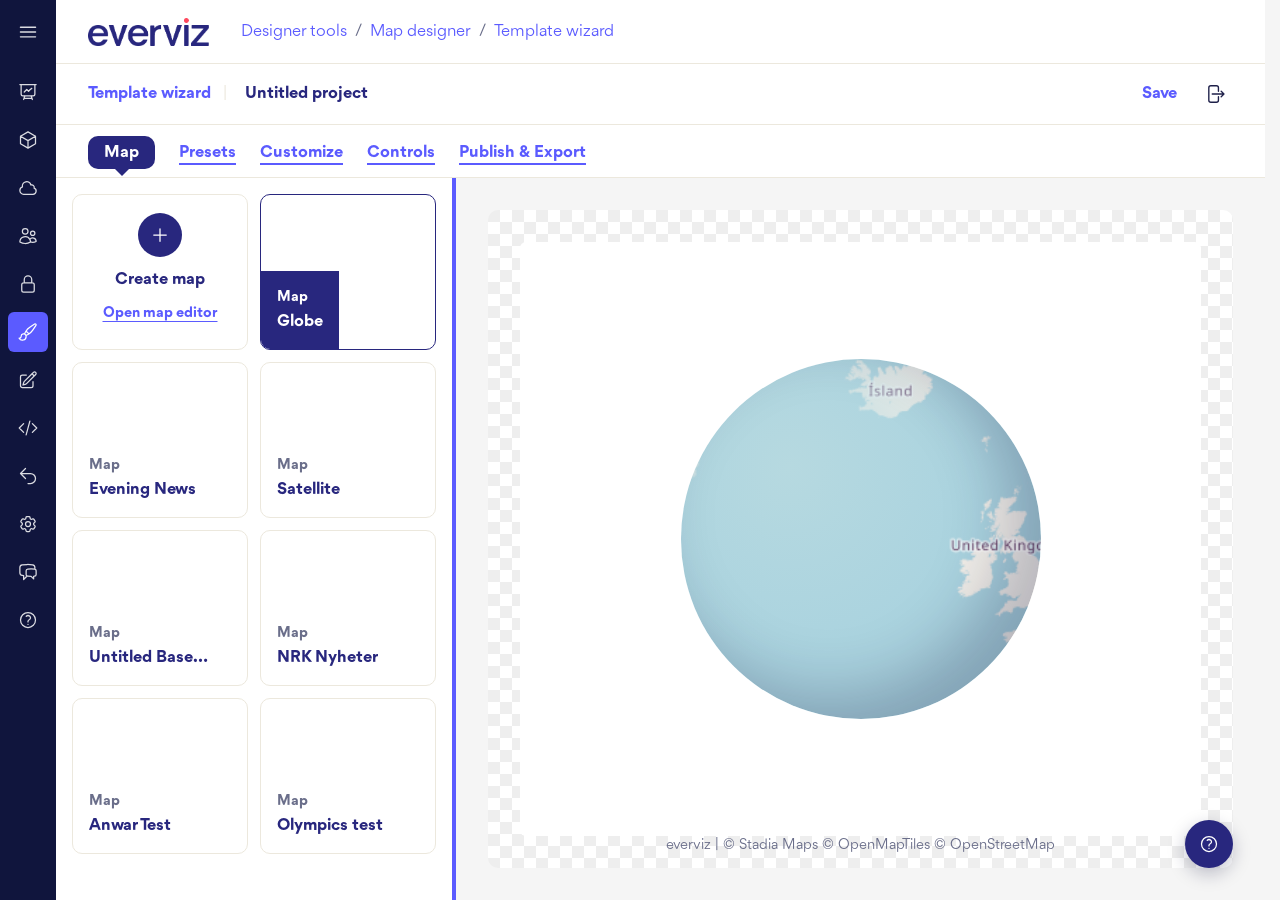
<file: pages/template-creator.html>
<!doctype html>
<html lang="en">
<head>
  <meta charset="utf-8" />
  <meta name="viewport" content="width=1280" />
  <base href="../" />
  <title>Template wizard · everviz prototype</title>
  <link rel="stylesheet" href="assets/css/tokens.css" />
  <link rel="stylesheet" href="assets/css/base.css" />
  <link rel="stylesheet" href="assets/css/chrome.css" />
  <link rel="stylesheet" href="assets/css/filters.css" />
  <link rel="stylesheet" href="assets/css/pages/template-wizard.css" />
</head>
<body data-screen="designer-tools" data-screen-title="Template wizard"
      data-crumbs='[{"title":"Designer tools","href":"./"},{"title":"Map designer","href":"pages/map-designer.html"}]'
      data-page-mode="wizard" data-save-toast="Template saved">
  <div class="app">
    <div id="chrome" class="chrome-mount"></div>
    <main>
      <!-- Wizard bar — project title + global actions. -->
      <header class="wizard-bar">
        <div class="wizard-bar__left">
          <span class="wizard-bar__kicker">Template wizard</span>
          <span class="wizard-bar__sep" aria-hidden="true">|</span>
          <span class="wizard-bar__title" data-wizard-title contenteditable="true" spellcheck="false">Untitled project</span>
        </div>
        <div class="wizard-bar__actions">
          <button type="button" class="wizard-action" data-action="save-wizard">Save</button>
          <a class="wizard-exit" href="pages/map-designer.html" aria-label="Exit wizard" data-tooltip="Exit wizard">
            <img src="assets/icons/arrow-right-on-rectangle.svg" alt="" width="22" height="22" />
          </a>
        </div>
      </header>

      <!-- Step tabs — hash-routed; clicking swaps the left panel without a
           reload (the preview + chrome stay mounted, so state persists). -->
      <nav class="wizard-steps" aria-label="Wizard steps">
        <ol class="wizard-steps__list">
          <li><a href="#map" data-tab="map" class="wizard-step wizard-step--active" aria-current="step">Map</a></li>
          <li><a href="#presets" data-tab="presets" class="wizard-step">Presets</a></li>
          <li><a href="#customize" data-tab="customize" class="wizard-step">Customize</a></li>
          <li><a href="#controls" data-tab="controls" class="wizard-step">Controls</a></li>
          <li><a href="#publish" data-tab="publish" class="wizard-step">Publish &amp; Export</a></li>
        </ol>
      </nav>

      <div class="wizard-body">
        <aside class="wizard-pane wizard-pane--list">
          <!-- Map tab — map picker -->
          <section class="wizard-panel" data-panel="map">
            <ul class="map-pick-grid" data-map-pick-grid>
              <li>
                <a class="map-pick map-pick--create" href="pages/base-map-editor.html">
                  <span class="map-pick__icon"><img src="assets/icons/plus.svg" alt="" width="20" height="20" /></span>
                  <span class="map-pick__title">Create map</span>
                  <span class="map-pick__sub">Open map editor</span>
                </a>
              </li>
              <li>
                <button type="button" class="map-pick map-pick--selected" data-map-pick data-thumb="globe">
                  <span class="map-pick__thumb map-pick__thumb--globe"></span>
                  <span class="map-pick__body">
                    <span class="map-pick__kind">Map</span>
                    <span class="map-pick__title">Globe</span>
                  </span>
                </button>
              </li>
              <li>
                <button type="button" class="map-pick" data-map-pick data-thumb="evening-news">
                  <span class="map-pick__thumb map-pick__thumb--north-europe"></span>
                  <span class="map-pick__body">
                    <span class="map-pick__kind">Map</span>
                    <span class="map-pick__title">Evening News</span>
                  </span>
                </button>
              </li>
              <li>
                <button type="button" class="map-pick" data-map-pick data-thumb="satellite">
                  <span class="map-pick__thumb map-pick__thumb--world"></span>
                  <span class="map-pick__body">
                    <span class="map-pick__kind">Map</span>
                    <span class="map-pick__title">Satellite</span>
                  </span>
                </button>
              </li>
              <li>
                <button type="button" class="map-pick" data-map-pick data-thumb="untitled-base">
                  <span class="map-pick__thumb map-pick__thumb--bars"></span>
                  <span class="map-pick__body">
                    <span class="map-pick__kind">Map</span>
                    <span class="map-pick__title">Untitled Base…</span>
                  </span>
                </button>
              </li>
              <li>
                <button type="button" class="map-pick" data-map-pick data-thumb="nrk-nyheter">
                  <span class="map-pick__thumb map-pick__thumb--scandinavia"></span>
                  <span class="map-pick__body">
                    <span class="map-pick__kind">Map</span>
                    <span class="map-pick__title">NRK Nyheter</span>
                  </span>
                </button>
              </li>
              <li>
                <button type="button" class="map-pick" data-map-pick data-thumb="anwar">
                  <span class="map-pick__thumb map-pick__thumb--europe"></span>
                  <span class="map-pick__body">
                    <span class="map-pick__kind">Map</span>
                    <span class="map-pick__title">Anwar Test</span>
                  </span>
                </button>
              </li>
              <li>
                <button type="button" class="map-pick" data-map-pick data-thumb="olympics">
                  <span class="map-pick__thumb map-pick__thumb--world"></span>
                  <span class="map-pick__body">
                    <span class="map-pick__kind">Map</span>
                    <span class="map-pick__title">Olympics test</span>
                  </span>
                </button>
              </li>
            </ul>
          </section>

          <!-- Customize tab -->
          <section class="wizard-panel" data-panel="customize" hidden>
            <div class="wiz-sections">
              <details class="wiz-section">
                <summary class="wiz-section__head">
                  <span class="wiz-section__title">Text</span>
                  <img class="wiz-section__chev" src="assets/icons/chevron-down.svg" alt="" width="20" height="20" />
                </summary>
                <div class="wiz-section__body"><p class="wiz-section__placeholder">No options yet.</p></div>
              </details>
              <details class="wiz-section">
                <summary class="wiz-section__head">
                  <span class="wiz-section__title">Interactivity</span>
                  <img class="wiz-section__chev" src="assets/icons/chevron-down.svg" alt="" width="20" height="20" />
                </summary>
                <div class="wiz-section__body"><p class="wiz-section__placeholder">No options yet.</p></div>
              </details>
              <details class="wiz-section">
                <summary class="wiz-section__head">
                  <span class="wiz-section__title">Appearance</span>
                  <img class="wiz-section__chev" src="assets/icons/chevron-down.svg" alt="" width="20" height="20" />
                </summary>
                <div class="wiz-section__body"><p class="wiz-section__placeholder">No options yet.</p></div>
              </details>
              <details class="wiz-section">
                <summary class="wiz-section__head">
                  <span class="wiz-section__title">Map layers</span>
                  <img class="wiz-section__chev" src="assets/icons/chevron-down.svg" alt="" width="20" height="20" />
                </summary>
                <div class="wiz-section__body"><p class="wiz-section__placeholder">No options yet.</p></div>
              </details>

              <details class="wiz-section" open>
                <summary class="wiz-section__head">
                  <span class="wiz-section__title">Minimap</span>
                  <img class="wiz-section__chev" src="assets/icons/chevron-down.svg" alt="" width="20" height="20" />
                </summary>
                <div class="wiz-section__body">
                  <p class="wiz-hint" data-minimap-hint>Add a minimap preset in the <strong>Presets</strong> tab to configure it here.</p>
                  <div class="wiz-row" data-minimap-dependent>
                    <span class="wiz-row__label">Level</span>
                    <div class="wiz-select">
                      <button class="select" type="button" data-minimap-level-trigger aria-haspopup="listbox" aria-expanded="false">
                        <span class="select__value" data-minimap-level-value>Default</span>
                        <img src="assets/icons/chevron-down.svg" alt="" width="16" height="16" />
                      </button>
                      <div class="filter-popover wiz-select-menu" data-minimap-level-menu hidden role="listbox"></div>
                    </div>
                  </div>
                  <div class="wiz-row" data-minimap-dependent>
                    <span class="wiz-row__label">Allow zoom</span>
                    <label class="wiz-switch">
                      <input type="checkbox" data-minimap-allow-zoom aria-label="Allow zoom" />
                      <span class="wiz-switch__track" aria-hidden="true"><span class="wiz-switch__thumb"></span></span>
                    </label>
                  </div>
                  <div class="wiz-row" data-minimap-dependent>
                    <span class="wiz-row__label">Minimap size</span>
                    <div class="prop-stepper">
                      <input type="number" class="prop-stepper__input" value="0" min="0" max="100" data-minimap-size />
                      <span class="prop-stepper__spinners">
                        <button type="button" aria-label="Increment" data-stepper="up">▲</button>
                        <button type="button" aria-label="Decrement" data-stepper="down">▼</button>
                      </span>
                    </div>
                  </div>
                  <div class="wiz-row" data-minimap-dependent>
                    <span class="wiz-row__label">Placement</span>
                    <div class="wiz-select">
                      <button class="select" type="button" data-minimap-placement-trigger aria-haspopup="listbox" aria-expanded="false">
                        <span class="select__value" data-minimap-placement-value>Top left</span>
                        <img src="assets/icons/chevron-down.svg" alt="" width="16" height="16" />
                      </button>
                      <div class="filter-popover wiz-select-menu" data-minimap-placement-menu hidden role="listbox">
                        <button type="button" class="sort-option is-selected" role="option" data-placement="tl">Top left</button>
                        <button type="button" class="sort-option" role="option" data-placement="tr">Top right</button>
                        <button type="button" class="sort-option" role="option" data-placement="bl">Bottom left</button>
                        <button type="button" class="sort-option" role="option" data-placement="br">Bottom right</button>
                      </div>
                    </div>
                  </div>
                  <div class="wiz-row" data-minimap-dependent>
                    <span class="wiz-row__label">Icon</span>
                    <div class="wiz-select">
                      <button class="select" type="button" data-minimap-icon-trigger aria-haspopup="listbox" aria-expanded="false">
                        <span class="select__value" data-minimap-icon-value>None</span>
                        <img src="assets/icons/chevron-down.svg" alt="" width="16" height="16" />
                      </button>
                      <div class="filter-popover wiz-select-menu" data-minimap-icon-menu hidden role="listbox">
                        <button type="button" class="sort-option is-selected" role="option" data-icon-type="none">None</button>
                        <button type="button" class="sort-option" role="option" data-icon-type="pin">Pin</button>
                        <button type="button" class="sort-option" role="option" data-icon-type="dot">Dot</button>
                        <button type="button" class="sort-option" role="option" data-icon-type="star">Star</button>
                      </div>
                    </div>
                  </div>
                </div>
              </details>
            </div>
          </section>

          <!-- Presets tab -->
          <section class="wizard-panel" data-panel="presets" hidden>
            <div class="wiz-sections">
              <details class="wiz-section" open>
                <summary class="wiz-section__head">
                  <span class="wiz-section__title">Markers</span>
                  <img class="wiz-section__chev" src="assets/icons/chevron-down.svg" alt="" width="20" height="20" />
                </summary>
                <div class="wiz-section__body">
                  <button type="button" class="wiz-add" data-add-preset="markers">
                    <img src="assets/icons/plus.svg" alt="" width="18" height="18" /> Add preset
                  </button>
                </div>
              </details>

              <details class="wiz-section" open>
                <summary class="wiz-section__head">
                  <span class="wiz-section__title">Regions</span>
                  <img class="wiz-section__chev" src="assets/icons/chevron-down.svg" alt="" width="20" height="20" />
                </summary>
                <div class="wiz-section__body">
                  <button type="button" class="wiz-add" data-add-preset="regions">
                    <img src="assets/icons/plus.svg" alt="" width="18" height="18" /> Add preset
                  </button>
                </div>
              </details>

              <details class="wiz-section" open>
                <summary class="wiz-section__head">
                  <span class="wiz-section__title">Minimap</span>
                  <img class="wiz-section__chev" src="assets/icons/chevron-down.svg" alt="" width="20" height="20" />
                </summary>
                <div class="wiz-section__body">
                  <button type="button" class="wiz-add" data-minimap-preset-trigger>
                    <img src="assets/icons/plus.svg" alt="" width="18" height="18" /> Add preset
                  </button>
                </div>
              </details>
            </div>
          </section>

          <!-- Controls tab — toggle what the journalist can use in the template -->
          <section class="wizard-panel" data-panel="controls" data-controls hidden>
            <p class="wiz-panel__intro">Choose what the journalist can edit when they use this template. Expand a control to fine-tune which options are available.</p>
            <div class="wiz-sections">

              <details class="wiz-section" data-control-key="text">
                <summary class="wiz-section__head">
                  <span class="wiz-section__title">Text</span>
                  <span class="wiz-section__head-controls">
                    <label class="wiz-checkbox">
                      <input type="checkbox" data-control-toggle checked aria-label="Enable Text controls" />
                      <span class="wiz-checkbox__box" aria-hidden="true"></span>
                    </label>
                    <img class="wiz-section__chev" src="assets/icons/chevron-down.svg" alt="" width="20" height="20" />
                  </span>
                </summary>
                <div class="wiz-section__body">
                  <div class="wiz-row"><span class="wiz-row__label">Title</span><label class="wiz-checkbox"><input type="checkbox" checked aria-label="Title" /><span class="wiz-checkbox__box" aria-hidden="true"></span></label></div>
                  <div class="wiz-row"><span class="wiz-row__label">Subtitle</span><label class="wiz-checkbox"><input type="checkbox" checked aria-label="Subtitle" /><span class="wiz-checkbox__box" aria-hidden="true"></span></label></div>
                  <div class="wiz-row"><span class="wiz-row__label">Description</span><label class="wiz-checkbox"><input type="checkbox" checked aria-label="Description" /><span class="wiz-checkbox__box" aria-hidden="true"></span></label></div>
                  <div class="wiz-row"><span class="wiz-row__label">Source &amp; credits</span><label class="wiz-checkbox"><input type="checkbox" aria-label="Source and credits" /><span class="wiz-checkbox__box" aria-hidden="true"></span></label></div>
                </div>
              </details>

              <details class="wiz-section" data-control-key="features">
                <summary class="wiz-section__head">
                  <span class="wiz-section__title">Features</span>
                  <span class="wiz-section__head-controls">
                    <label class="wiz-checkbox">
                      <input type="checkbox" data-control-toggle checked aria-label="Enable Features controls" />
                      <span class="wiz-checkbox__box" aria-hidden="true"></span>
                    </label>
                    <img class="wiz-section__chev" src="assets/icons/chevron-down.svg" alt="" width="20" height="20" />
                  </span>
                </summary>
                <div class="wiz-section__body">
                  <div class="wiz-row"><span class="wiz-row__label">Legend</span><label class="wiz-checkbox"><input type="checkbox" checked aria-label="Legend" /><span class="wiz-checkbox__box" aria-hidden="true"></span></label></div>
                  <div class="wiz-row"><span class="wiz-row__label">Tooltips</span><label class="wiz-checkbox"><input type="checkbox" checked aria-label="Tooltips" /><span class="wiz-checkbox__box" aria-hidden="true"></span></label></div>
                  <div class="wiz-row"><span class="wiz-row__label">Data labels</span><label class="wiz-checkbox"><input type="checkbox" aria-label="Data labels" /><span class="wiz-checkbox__box" aria-hidden="true"></span></label></div>
                </div>
              </details>

              <details class="wiz-section" data-control-key="interactivity">
                <summary class="wiz-section__head">
                  <span class="wiz-section__title">Interactivity</span>
                  <span class="wiz-section__head-controls">
                    <label class="wiz-checkbox">
                      <input type="checkbox" data-control-toggle aria-label="Enable Interactivity controls" />
                      <span class="wiz-checkbox__box" aria-hidden="true"></span>
                    </label>
                    <img class="wiz-section__chev" src="assets/icons/chevron-down.svg" alt="" width="20" height="20" />
                  </span>
                </summary>
                <div class="wiz-section__body">
                  <div class="wiz-row"><span class="wiz-row__label">Zoom &amp; pan</span><label class="wiz-checkbox"><input type="checkbox" checked aria-label="Zoom and pan" /><span class="wiz-checkbox__box" aria-hidden="true"></span></label></div>
                  <div class="wiz-row"><span class="wiz-row__label">Fullscreen</span><label class="wiz-checkbox"><input type="checkbox" checked aria-label="Fullscreen" /><span class="wiz-checkbox__box" aria-hidden="true"></span></label></div>
                  <div class="wiz-row"><span class="wiz-row__label">Reset view</span><label class="wiz-checkbox"><input type="checkbox" aria-label="Reset view" /><span class="wiz-checkbox__box" aria-hidden="true"></span></label></div>
                </div>
              </details>

              <details class="wiz-section" data-control-key="appearance">
                <summary class="wiz-section__head">
                  <span class="wiz-section__title">Appearance styles</span>
                  <span class="wiz-section__head-controls">
                    <label class="wiz-checkbox">
                      <input type="checkbox" data-control-toggle aria-label="Enable Appearance styles controls" />
                      <span class="wiz-checkbox__box" aria-hidden="true"></span>
                    </label>
                    <img class="wiz-section__chev" src="assets/icons/chevron-down.svg" alt="" width="20" height="20" />
                  </span>
                </summary>
                <div class="wiz-section__body">
                  <div class="wiz-row"><span class="wiz-row__label">Light</span><label class="wiz-checkbox"><input type="checkbox" checked aria-label="Light style" /><span class="wiz-checkbox__box" aria-hidden="true"></span></label></div>
                  <div class="wiz-row"><span class="wiz-row__label">Dark</span><label class="wiz-checkbox"><input type="checkbox" aria-label="Dark style" /><span class="wiz-checkbox__box" aria-hidden="true"></span></label></div>
                  <div class="wiz-row"><span class="wiz-row__label">Satellite</span><label class="wiz-checkbox"><input type="checkbox" aria-label="Satellite style" /><span class="wiz-checkbox__box" aria-hidden="true"></span></label></div>
                </div>
              </details>

              <details class="wiz-section" data-control-key="maplayers">
                <summary class="wiz-section__head">
                  <span class="wiz-section__title">Map layers</span>
                  <span class="wiz-section__head-controls">
                    <label class="wiz-checkbox">
                      <input type="checkbox" data-control-toggle aria-label="Enable Map layers controls" />
                      <span class="wiz-checkbox__box" aria-hidden="true"></span>
                    </label>
                    <img class="wiz-section__chev" src="assets/icons/chevron-down.svg" alt="" width="20" height="20" />
                  </span>
                </summary>
                <div class="wiz-section__body">
                  <div class="wiz-row"><span class="wiz-row__label">Labels</span><label class="wiz-checkbox"><input type="checkbox" checked aria-label="Labels layer" /><span class="wiz-checkbox__box" aria-hidden="true"></span></label></div>
                  <div class="wiz-row"><span class="wiz-row__label">Roads</span><label class="wiz-checkbox"><input type="checkbox" checked aria-label="Roads layer" /><span class="wiz-checkbox__box" aria-hidden="true"></span></label></div>
                  <div class="wiz-row"><span class="wiz-row__label">Boundaries</span><label class="wiz-checkbox"><input type="checkbox" aria-label="Boundaries layer" /><span class="wiz-checkbox__box" aria-hidden="true"></span></label></div>
                </div>
              </details>

            </div>
          </section>

          <!-- Publish & Export tab — export presets -->
          <section class="wizard-panel" data-panel="publish" data-export-root hidden>
            <h2 class="export-title">Export Presets</h2>

            <!-- Part 1 — SELECT which preset to export with -->
            <section class="export-section">
              <h3 class="export-section__title">Default preset</h3>
              <p class="export-section__desc">Choose which preset this template exports with by default.</p>
              <div class="export-default">
                <span class="export-default__label">Default Export Preset</span>
                <div class="wiz-select export-select">
                  <button class="select" type="button" data-default-trigger aria-haspopup="listbox" aria-expanded="false">
                    <span class="select__value export-default__value" data-default-value>Desktop</span>
                    <img src="assets/icons/chevron-down.svg" alt="" width="16" height="16" />
                  </button>
                  <div class="filter-popover wiz-select-menu" data-default-menu hidden role="listbox"></div>
                </div>
              </div>
            </section>

            <hr class="export-divider" />

            <!-- Part 2 — CREATE / EDIT the presets you can choose from -->
            <section class="export-section">
              <h3 class="export-section__title">Manage presets</h3>
              <p class="export-section__desc">Create, edit, or remove the presets you can choose from above.</p>
              <div class="export-presets" data-export-list>
              <!-- preset card template is cloned here by JS for "Add" -->
              <div class="export-preset" data-export-preset>
                <input type="text" class="export-preset__name" value="Desktop" aria-label="Preset name" />
                <div class="export-preset__rows">
                  <div class="export-row">
                    <span class="export-row__label">Platform</span>
                    <div class="wiz-select export-select">
                      <button class="select" type="button" data-platform-trigger aria-haspopup="listbox" aria-expanded="false">
                        <span class="select__value export-row__value" data-platform-value>Multi Platform</span>
                        <img src="assets/icons/chevron-down.svg" alt="" width="16" height="16" />
                      </button>
                      <div class="filter-popover wiz-select-menu" data-platform-menu hidden role="listbox">
                        <button type="button" class="sort-option is-selected" role="option" data-platform="multi">Multi Platform</button>
                        <button type="button" class="sort-option" role="option" data-platform="video">Video</button>
                      </div>
                    </div>
                  </div>
                  <div class="export-row">
                    <span class="export-row__label" data-dim-label="w">Preview Width</span>
                    <div class="prop-stepper">
                      <input type="number" class="prop-stepper__input" value="1440" min="0" max="9999" data-export-w />
                      <span class="prop-stepper__spinners">
                        <button type="button" aria-label="Increase width" data-estep="up">▲</button>
                        <button type="button" aria-label="Decrease width" data-estep="down">▼</button>
                      </span>
                    </div>
                  </div>
                  <div class="export-row">
                    <span class="export-row__label" data-dim-label="h">Preview Height</span>
                    <div class="prop-stepper">
                      <input type="number" class="prop-stepper__input" value="1024" min="0" max="9999" data-export-h />
                      <span class="prop-stepper__spinners">
                        <button type="button" aria-label="Increase height" data-estep="up">▲</button>
                        <button type="button" aria-label="Decrease height" data-estep="down">▼</button>
                      </span>
                    </div>
                  </div>
                </div>
                <button type="button" class="export-preset__delete" aria-label="Delete preset" data-export-delete data-tooltip="Delete">
                  <img src="assets/icons/trash.svg" alt="" width="18" height="18" />
                </button>
              </div>
            </div>

              <button type="button" class="export-add" data-export-add>+ Add Export Preset</button>
            </section>
          </section>
        </aside>

        <!-- Shared preview — stays mounted across all tabs. -->
        <aside class="wizard-pane wizard-pane--preview">
          <div class="wizard-preview" data-wizard-preview>
            <div class="wizard-preview__stage" data-preview-stage data-stage="globe">
              <div class="minimap-overlay" data-minimap-overlay data-border="off">
                <div class="minimap-overlay__map" data-minimap-map aria-hidden="true"></div>
                <span class="minimap-overlay__marker" data-minimap-marker hidden></span>
              </div>
            </div>
            <div class="wizard-preview__attr">everviz | © Stadia Maps © OpenMapTiles © OpenStreetMap</div>
          </div>
          <button class="wizard-help-fab" aria-label="Help" data-tooltip="Help">
            <img src="assets/icons/question-mark-circle.svg" alt="" width="20" height="20" />
          </button>
        </aside>
      </div>
    </main>
  </div>

  <!-- Save template modal -->
  <div class="save-modal" data-save-modal hidden aria-hidden="true">
    <div class="save-modal__backdrop" data-save-modal-close></div>
    <div class="save-modal__panel" role="dialog" aria-modal="true" aria-labelledby="save-template-title">
      <header class="save-modal__head">
        <h2 class="save-modal__title" id="save-template-title">Save template</h2>
        <button class="save-modal__close" aria-label="Close" data-save-modal-close data-tooltip="Close">
          <img src="assets/icons/x-mark.svg" alt="" width="18" height="18" />
        </button>
      </header>
      <div class="save-modal__body">
        <label class="save-modal__label" for="save-template-name">Template name</label>
        <input id="save-template-name" type="text" class="save-modal__input" value="Untitled project" />
      </div>
      <footer class="save-modal__foot">
        <button class="btn btn--outline" data-save-modal-close>Cancel</button>
        <button class="btn btn--outline" data-save-modal-close data-action="save-template-stay">Save</button>
        <a class="btn btn--primary" href="pages/map-designer.html" data-action="save-template-go">Save &amp; view templates</a>
      </footer>
    </div>
  </div>

  <!-- Save confirmation toast -->
  <div class="save-toast" data-save-toast-el hidden role="status" aria-live="polite">
    <img src="assets/icons/check-circle.svg" alt="" width="18" height="18" />
    <span data-save-toast-text></span>
  </div>

  <script src="assets/js/saved-maps.js" defer></script>
  <script src="assets/js/picker-modal.js" defer></script>
  <script src="assets/js/geo-regions.js" defer></script>
  <script src="assets/vendor/d3/d3-array.min.js" defer></script>
  <script src="assets/vendor/d3/d3-geo.min.js" defer></script>
  <script src="assets/js/minimap-render.js" defer></script>
  <script src="assets/js/template-wizard.js" defer></script>
  <script src="assets/js/tooltip.js" defer></script>
  <script src="assets/js/chrome.js" defer></script>
  <script src="assets/js/prefetch.js" defer></script>
</body>
</html>
</file>
<file: assets/css/tokens.css>
/* Gordita — everviz brand font. OTF served directly; modern browsers
   support OTF via @font-face. font-display: swap avoids invisible
   text during load. Italic faces omitted; only the upright weights
   we actually use are loaded. */
@font-face {
  font-family: "Gordita";
  font-style: normal;
  font-weight: 300;
  font-display: swap;
  src: url("../fonts/Gordita-Light.otf") format("opentype");
}
@font-face {
  font-family: "Gordita";
  font-style: normal;
  font-weight: 400;
  font-display: swap;
  src: url("../fonts/Gordita-Regular.otf") format("opentype");
}
@font-face {
  font-family: "Gordita";
  font-style: normal;
  font-weight: 500;
  font-display: swap;
  src: url("../fonts/Gordita-Medium.otf") format("opentype");
}
@font-face {
  font-family: "Gordita";
  font-style: normal;
  font-weight: 700;
  font-display: swap;
  src: url("../fonts/Gordita-Bold.otf") format("opentype");
}
@font-face {
  font-family: "Gordita";
  font-style: normal;
  font-weight: 900;
  font-display: swap;
  src: url("../fonts/Gordita-Black.otf") format("opentype");
}

:root {
  /* Colors — pulled from Figma everviz-atomic-design / 1. Atoms / Colors. */
  --color-bg-app: #FAF5EA;           /* cream page background (editors override to #F5F5F5) */
  --color-bg-surface: #FFFFFF;        /* white cards */
  --color-bg-sidebar: #10153D;        /* deep navy sidebar */
  --color-bg-topbar: #FFFFFF;
  --color-text-primary: #28277E;      /* navy headings / primary button bg */
  --color-text-body: #172B4C;         /* body copy */
  --color-text-muted: #6A6E8A;
  --color-text-on-dark: #FFFFFF;
  --color-text-link: #5B5BFF;         /* purple link */
  --color-brand-purple: #5B5BFF;
  --color-brand-purple-soft: #E6E6FF; /* card icon backdrop */
  --color-btn-hover: #ADBAFA;         /* lavender hover for navy buttons */
  --color-accent-dot: #FF4D6D;        /* the red dot in the everviz logo */
  --color-border-subtle: #ECE8DD;    /* decorative dividers only — NOT interactive control edges */
  --color-border-control: #8C8A82;   /* boundary of interactive controls (inputs, selects); ≥3:1 vs white/cream per WCAG 1.4.11 */

  /* Typography — Gordita everywhere. Gordita ships Light/Regular/Medium/
     Bold/Black; there is no 600 Semibold, so any --fw-semibold usage
     falls back to Bold (700) via the browser's nearest-weight rule. */
  --font-sans: "Gordita", "Arial", sans-serif;
  --font-display: "Gordita", "Arial", sans-serif;
  --fs-display: 56px;
  --fs-h1: 40px;
  --fs-h2: 28px;
  --fs-body: 16px;
  --fs-small: 14px;
  --fw-regular: 400;
  --fw-medium: 500;
  --fw-semibold: 600;
  --fw-bold: 700;
  --lh-display: 1;       /* H1 spec: 40px / 40px = 1.0 */
  --lh-tight: 1.15;
  --lh-body: 1.5;

  /* Spacing scale */
  --space-1: 4px;
  --space-2: 8px;
  --space-3: 12px;
  --space-4: 16px;
  --space-5: 24px;
  --space-6: 32px;
  --space-8: 48px;
  --space-10: 64px;
  --space-12: 96px;

  /* Radii */
  --radius-sm: 6px;
  --radius-md: 10px;
  --radius-lg: 14px;

  /* Shadows */
  --shadow-card: 0 2px 8px rgba(16, 21, 61, 0.06);
  --shadow-card-hover: 0 8px 20px rgba(16, 21, 61, 0.10);

  /* Motion */
  --duration-fast: 120ms;
  --duration-base: 200ms;
  --ease-out: cubic-bezier(0.2, 0.8, 0.2, 1);

  /* Sidebar geometry */
  --sidebar-width: 56px;
  --topbar-height: 64px;
}
</file>
<file: assets/css/base.css>
*, *::before, *::after { box-sizing: border-box; }
html, body { margin: 0; padding: 0; }
/* Reserve scrollbar gutter so navigating between scrollable and
   non-scrollable pages doesn't shift the layout horizontally — the
   topbar/sidebar would otherwise appear to bounce on each transition. */
html { scrollbar-gutter: stable; }
body {
  font-family: var(--font-sans);
  font-size: var(--fs-body);
  line-height: var(--lh-body);
  color: var(--color-text-body);
  background: var(--color-bg-app);
  -webkit-font-smoothing: antialiased;
  -moz-osx-font-smoothing: grayscale;
}
/* Editor pages use a neutral light-grey app background instead of the
   cream — keeps the editor chrome calm so the user's work isn't
   competing with a warm brand tone. */
body[data-page-mode="editor"] { background: #F5F5F5; }
img, svg { display: block; max-width: 100%; }
button { font: inherit; cursor: pointer; background: none; border: none; padding: 0; color: inherit; }
a { color: var(--color-text-link); text-decoration: none; }

/* Global keyboard focus indicator — WCAG 2.4.7 Focus Visible. A single
   baseline ring for every focusable element so focus never falls back to
   inconsistent UA defaults or disappears. Controls that render their own
   focus treatment (e.g. .prop-input, .picker-card, custom checkbox/switch)
   carry a more specific rule and override this. */
:focus-visible {
  outline: 2px solid var(--color-text-link);
  outline-offset: 2px;
}

h1, h2, h3, h4 { color: var(--color-text-primary); line-height: var(--lh-tight); margin: 0; font-family: var(--font-display); }
h1 { line-height: var(--lh-display); } /* Spec: 40px / 40px */

/* Shared button — pill-shaped, used across every screen.
   align-self prevents the button from stretching when its parent is a
   flex column (e.g. inside a card). Override per-context if needed. */
.btn {
  display: inline-flex;
  align-items: center;
  gap: var(--space-2);
  border-radius: 999px;
  padding: 10px 18px;
  font-weight: var(--fw-semibold);
  font-size: var(--fs-small);
  cursor: pointer;
  transition: background var(--duration-fast) var(--ease-out), opacity var(--duration-fast) var(--ease-out);
  text-decoration: none;
  border: none;
  align-self: flex-start;
  width: fit-content;
}
.btn--primary {
  background: var(--color-text-primary);
  color: var(--color-text-on-dark);
}
.btn--primary img { filter: brightness(0) invert(1); }
.btn--primary:hover {
  background: var(--color-btn-hover);
  color: var(--color-text-primary);
}
.btn--primary:hover img {
  filter: invert(11%) sepia(74%) saturate(2178%) hue-rotate(228deg) brightness(64%) contrast(91%);
}
.btn--danger {
  background: #C0392B;
  color: var(--color-text-on-dark);
}
.btn--danger:hover { background: #A93226; }
.btn--outline {
  background: var(--color-bg-surface);
  color: var(--color-text-primary);
  border: 1px solid var(--color-text-primary);
}
/* Subtle navy wash of the button's own surface — reads as "lit up", not as
   the cream page tone bleeding through. Works on white and grey/cream pages. */
.btn--outline:hover { background: rgba(40, 39, 126, 0.06); }
/* Discard — quiet, danger-tinted text button (used in the unsaved-changes
   prompt). Pushed to the far left of the footer, away from Cancel/Save. */
.btn--discard {
  background: transparent;
  color: #C0392B;
}
.btn--discard:hover { background: rgba(192, 57, 43, 0.08); }
.confirm-modal__foot .btn--discard { margin-right: auto; }
/* Disabled — e.g. the preset Save/Update button before anything changes. */
.btn:disabled,
.btn[disabled] {
  opacity: 0.4;
  cursor: not-allowed;
  pointer-events: none;
}

/* Confirm dialog — generic Promise-driven modal */
.confirm-modal[hidden] { display: none; }
.confirm-modal {
  position: fixed;
  inset: 0;
  z-index: 11000;
  display: flex;
  align-items: center;
  justify-content: center;
  padding: var(--space-5);
}
.confirm-modal__backdrop {
  position: absolute;
  inset: 0;
  background: rgba(16, 21, 61, 0.55);
  backdrop-filter: blur(2px);
}
.confirm-modal__panel {
  position: relative;
  width: min(480px, 100%);
  background: var(--color-bg-app);
  border-radius: var(--radius-md);
  overflow: hidden;
  box-shadow: 0 24px 60px rgba(16, 21, 61, 0.35);
  display: flex;
  flex-direction: column;
}
.confirm-modal__head {
  background: var(--color-text-primary);
  color: var(--color-text-on-dark);
  padding: var(--space-4) var(--space-5);
  display: flex;
  align-items: center;
  justify-content: space-between;
}
.confirm-modal__title {
  color: var(--color-text-on-dark);
  font-size: var(--fs-body);
  font-weight: var(--fw-bold);
  margin: 0;
}
.confirm-modal__close {
  width: 28px;
  height: 28px;
  display: grid;
  place-items: center;
  border-radius: 6px;
  color: var(--color-text-on-dark);
  background: transparent;
  border: 0;
  cursor: pointer;
}
.confirm-modal__close img { filter: brightness(0) invert(1); }
.confirm-modal__close:hover { background: rgba(255, 255, 255, 0.1); }
.confirm-modal__body {
  padding: var(--space-5);
  color: var(--color-text-primary);
  font-size: var(--fs-body);
  line-height: var(--lh-body);
}
.confirm-modal__foot {
  padding: 0 var(--space-5) var(--space-5);
  display: flex;
  align-items: center;
  justify-content: space-between;
  gap: var(--space-3);
}
.confirm-modal__foot .btn { align-self: auto; }

/* Default-card state — used on both .map-card and .template-card. Pill
   sits over the top-right of the thumbnail; affordance text below
   switches from purple "Set as default …" to navy semibold "Default …". */
.is-default .map-card__thumb::after,
.is-default .template-card__thumb::after {
  content: "Default";
  position: absolute;
  top: var(--space-2);
  right: var(--space-2);
  z-index: 1;
  font-size: 11px;
  font-weight: var(--fw-bold);
  letter-spacing: 0.06em;
  text-transform: uppercase;
  padding: 4px 10px;
  border-radius: 999px;
  background: var(--color-text-primary);
  color: var(--color-text-on-dark);
  box-shadow: 0 2px 6px rgba(16, 21, 61, 0.18);
}
.is-default .map-card__default,
.is-default .template-card__default {
  color: var(--color-text-primary);
  font-weight: var(--fw-semibold);
  text-decoration: none;
}
.map-card__default,
.template-card__default { cursor: pointer; }

/* Shared back link — used at the top of sub-pages. */
.back-link {
  display: inline-flex;
  align-items: center;
  gap: var(--space-2);
  color: var(--color-text-link);
  font-weight: var(--fw-semibold);
}
.back-link img {
  filter: invert(36%) sepia(98%) saturate(2300%) hue-rotate(228deg) brightness(98%) contrast(101%);
}
.back-link:hover { text-decoration: underline; }

/* Cross-document view transitions: replaces the default white-flash
   navigation with a quick crossfade. Supported in Chromium 126+ and
   Safari 18+; degrades gracefully (plain navigation) elsewhere. */
@view-transition { navigation: auto; }
::view-transition-old(root),
::view-transition-new(root) {
  animation-duration: 220ms;
  animation-timing-function: cubic-bezier(0.2, 0.8, 0.2, 1);
}
/* Named chrome is stationary — no animation whatsoever. The sidebar and
   topbar must never move or fade between page navigations. We disable BOTH
   the opacity cross-fade (old/new) AND the group size/position morph —
   zeroing only old/new (as before) still let the ::view-transition-group
   tween any layout delta, which showed up as the nav bouncing/sliding. */
::view-transition-group(app-sidebar),
::view-transition-group(app-topbar),
::view-transition-old(app-sidebar),
::view-transition-new(app-sidebar),
::view-transition-old(app-topbar),
::view-transition-new(app-topbar) {
  animation: none;
}

/* Layout shell: sidebar | (topbar / main) */
.app {
  display: grid;
  grid-template-columns: var(--sidebar-width) 1fr;
  grid-template-rows: var(--topbar-height) 1fr;
  min-height: 100vh;
}
/* The chrome mount is a wrapper around sidebar + topbar — `display: contents`
   makes the sidebar/topbar participate visually in the .app grid even though
   their DOM parent is #chrome. Note: CSS selectors still walk the real DOM
   tree, so we use descendant combinators (`.app .sidebar`) — `.app > .sidebar`
   would NOT match because #chrome is the actual DOM parent. */
#chrome { display: contents; }
.app .sidebar {
  grid-column: 1;
  grid-row: 1 / -1;
  position: sticky;
  top: 0;
  align-self: start;
  height: 100vh;
  z-index: 4;
}
.app .topbar  {
  grid-column: 2;
  grid-row: 1;
  position: sticky;
  top: 0;
  z-index: 3;
}
.app main     { grid-column: 2; grid-row: 2; }

/* Tooltip (used by tooltip.js) — speech-bubble style with arrow on top */
.proto-tooltip {
  position: fixed;
  z-index: 9999;
  background: var(--color-text-primary);
  color: var(--color-text-on-dark);
  font-size: var(--fs-small);
  font-weight: var(--fw-semibold);
  padding: 6px 10px;
  border-radius: 8px;
  pointer-events: none;
  opacity: 0;
  transition: opacity var(--duration-fast) var(--ease-out);
  box-shadow: 0 6px 16px rgba(40, 39, 126, 0.22);
  max-width: 240px;
  text-align: center;
  line-height: 1.25;
}
.proto-tooltip::before {
  content: "";
  position: absolute;
  top: -5px;
  left: 50%;
  transform: translateX(-50%);
  width: 0;
  height: 0;
  border-left: 5px solid transparent;
  border-right: 5px solid transparent;
  border-bottom: 5px solid var(--color-text-primary);
}
/* Right-placed variant (sidebar icons) — arrow on the left edge,
   pointing left toward the icon. */
.proto-tooltip--right::before {
  top: 50%;
  left: -5px;
  transform: translateY(-50%);
  border-top: 5px solid transparent;
  border-bottom: 5px solid transparent;
  border-right: 5px solid var(--color-text-primary);
  border-left: 0;
}
.proto-tooltip.is-visible { opacity: 1; }
</file>
<file: assets/css/chrome.css>
/* Sidebar */
.sidebar {
  background: var(--color-bg-sidebar);
  color: var(--color-text-on-dark);
  display: flex;
  flex-direction: column;
  align-items: center;
  padding: var(--space-3) 0;
  gap: var(--space-2);
  grid-row: 1 / -1;
  /* Persist across page navigations: the cross-document view transition
     treats this as the same element on both pages, so it doesn't fade. */
  view-transition-name: app-sidebar;
}
.sidebar__hamburger,
.sidebar__item {
  width: 40px;
  height: 40px;
  display: grid;
  place-items: center;
  border-radius: var(--radius-sm);
  color: rgba(255, 255, 255, 0.78);
  transition: background var(--duration-fast) var(--ease-out), color var(--duration-fast) var(--ease-out);
}
.sidebar__nav { display: flex; flex-direction: column; gap: var(--space-2); margin-top: var(--space-3); }
.sidebar__item img,
.sidebar__hamburger img { filter: brightness(0) invert(1); opacity: 0.85; }
.sidebar__item[data-tooltip]:hover,
.sidebar__hamburger:hover { background: rgba(255, 255, 255, 0.06); }
.sidebar__item[aria-current="page"] {
  background: var(--color-brand-purple);
  color: var(--color-text-on-dark);
}
.sidebar__item[aria-current="page"] img { opacity: 1; }

/* Topbar */
.topbar {
  background: var(--color-bg-topbar);
  display: flex;
  align-items: center;
  gap: var(--space-6);
  padding: 0 var(--space-6);
  border-bottom: 1px solid var(--color-border-subtle);
  view-transition-name: app-topbar;
}
.topbar__brand {
  display: inline-flex;
  align-items: center;
}
.topbar__brand img {
  height: 28px;
  width: auto;
  /* Lock the rendered width from first paint so it doesn't flash from
     0 → 121px while the image decodes. Source asset is 347x80. */
  aspect-ratio: 347 / 80;
  display: block;
}
.topbar__crumb {
  color: var(--color-text-link);
  font-size: var(--fs-body);
  display: flex;
  align-items: center;
  gap: var(--space-2);
}
.topbar__crumb-parent { color: var(--color-text-link); }
.topbar__crumb-parent:hover { text-decoration: underline; }
.topbar__crumb-sep { color: var(--color-text-muted); }
</file>
<file: assets/css/pages/designer-tools.css>
.screen--designer-tools {
  padding: var(--space-8) var(--space-10);
}
.screen__head h1 {
  font-size: var(--fs-display);
  font-weight: var(--fw-bold);
  letter-spacing: -0.02em;
  margin-bottom: var(--space-4);
}
.screen__head p {
  color: var(--color-text-body);
  max-width: 560px;
  margin: 0 0 var(--space-8);
}

.cards {
  display: grid;
  grid-template-columns: repeat(2, minmax(0, 1fr));
  gap: var(--space-5);
  max-width: 760px;
}
.card {
  background: var(--color-bg-surface);
  border-radius: var(--radius-lg);
  padding: var(--space-6);
  box-shadow: var(--shadow-card);
  display: flex;
  flex-direction: column;
  gap: var(--space-3);
  color: var(--color-text-primary);
  transition: transform var(--duration-base) var(--ease-out),
              box-shadow var(--duration-base) var(--ease-out);
}
.card--link:hover {
  transform: translateY(-2px);
  box-shadow: var(--shadow-card-hover);
}
.card {
  position: relative;
}
.card__badge {
  position: absolute;
  top: var(--space-3);
  right: var(--space-3);
  font-size: 11px;
  font-weight: var(--fw-bold);
  letter-spacing: 0.06em;
  text-transform: uppercase;
  padding: 4px 10px;
  border-radius: 999px;
  background: var(--color-brand-purple-soft);
  color: var(--color-text-primary);
}
.card--disabled {
  cursor: not-allowed;
  background: #F3F1EC;
  box-shadow: none;
  color: var(--color-text-muted);
}
.card--disabled:hover { transform: none; box-shadow: none; }
.card--disabled .card__title,
.card--disabled .card__desc { color: var(--color-text-muted); }
.card--disabled .card__icon { background: #E8E5DD; filter: grayscale(1); }
.card__icon {
  width: 56px;
  height: 56px;
  background: var(--color-brand-purple-soft);
  border-radius: var(--radius-md);
  display: grid;
  place-items: center;
  margin-bottom: var(--space-3);
}
.card__icon img { color: var(--color-brand-purple); }
.card__title { font-size: var(--fs-h2); font-weight: var(--fw-bold); margin: 0; }
.card__desc { color: var(--color-text-body); margin: 0; }
.card__cta {
  margin-top: var(--space-4);
  color: var(--color-text-link);
  font-weight: var(--fw-semibold);
  display: inline-flex;
  align-items: center;
  gap: var(--space-2);
}
.card__cta img { filter: invert(36%) sepia(98%) saturate(2300%) hue-rotate(228deg) brightness(98%) contrast(101%); }
.card__cta--disabled { color: var(--color-text-muted); }
.card__cta--disabled img { filter: none; opacity: 0.5; }
</file>
